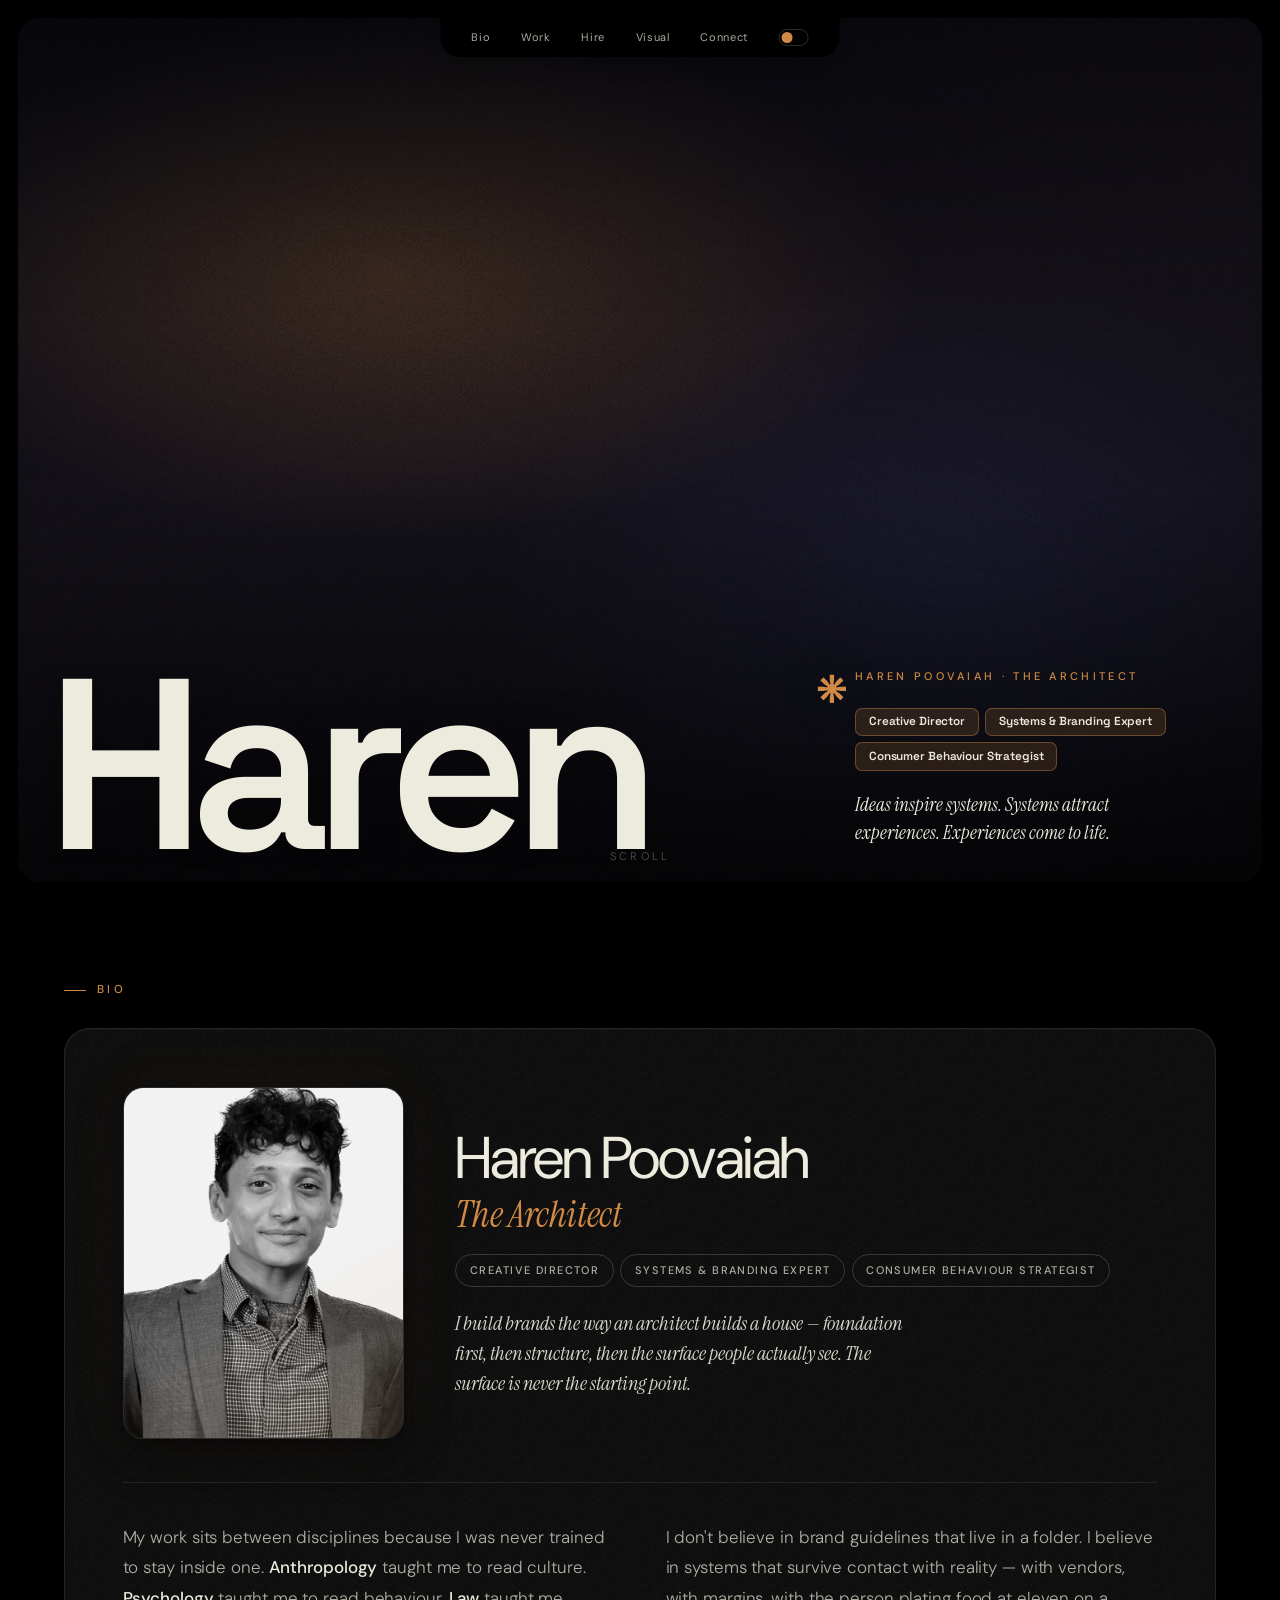
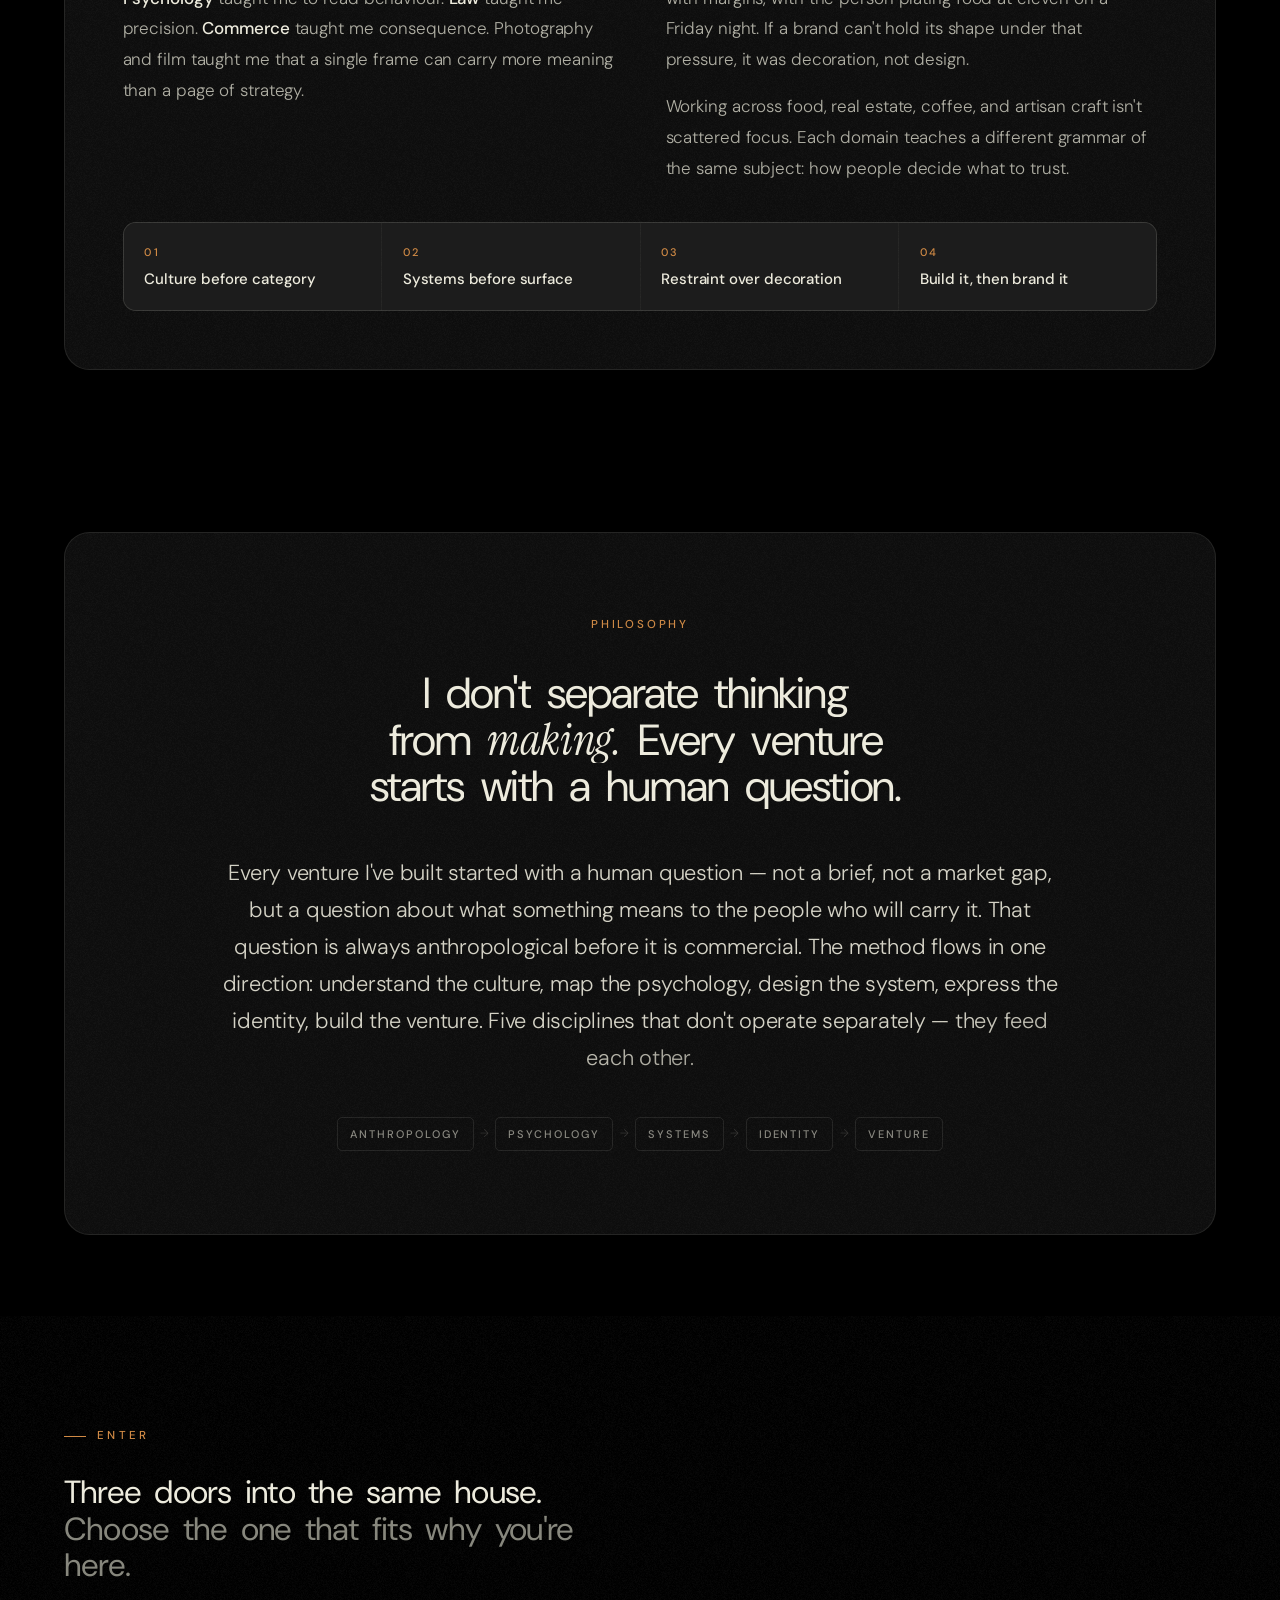
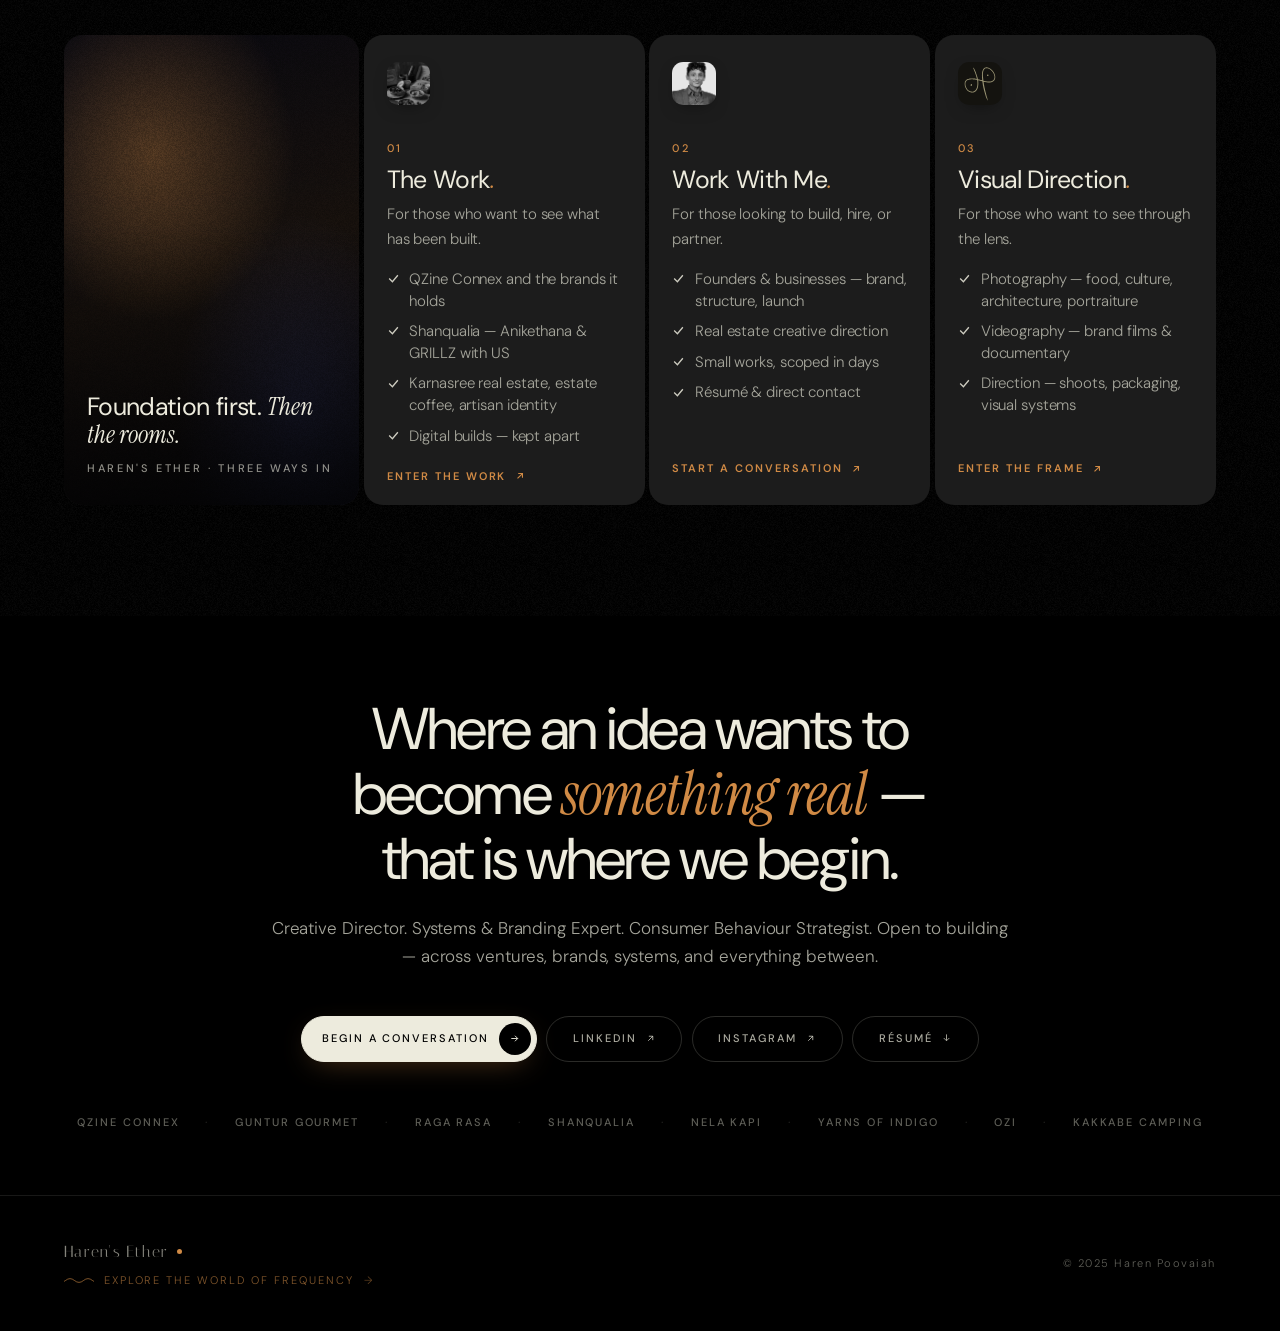
<file: index.html>
<!DOCTYPE html>
<html lang="en" data-theme="dark">
<head>
<meta charset="UTF-8">
<meta name="viewport" content="width=device-width,initial-scale=1,viewport-fit=cover">
<meta name="theme-color" content="#000000">
<meta name="apple-mobile-web-app-capable" content="yes">
<meta name="apple-mobile-web-app-status-bar-style" content="black-translucent">
<title>Haren Poovaiah — The Architect</title>
<meta name="description" content="Haren Poovaiah — Venture Architect, Brand Strategist and Creative Director. Brand, structure and launch for founders and growing businesses.">
<link rel="canonical" href="https://poovaiah.com/">
<meta property="og:type" content="website">
<meta property="og:site_name" content="Haren Poovaiah">
<meta property="og:url" content="https://poovaiah.com/">
<meta property="og:title" content="Haren Poovaiah — Venture Architect &amp; Brand Strategist">
<meta property="og:description" content="Brand, structure and launch — for founders and growing businesses.">
<meta property="og:image" content="https://poovaiah.com/assets/img/og-share.jpg">
<meta property="og:image:width" content="1200">
<meta property="og:image:height" content="630">
<meta property="og:image:alt" content="Haren Poovaiah — Venture Architect and Brand Strategist">
<meta name="twitter:card" content="summary_large_image">
<meta name="twitter:title" content="Haren Poovaiah — Venture Architect &amp; Brand Strategist">
<meta name="twitter:description" content="Brand, structure and launch — for founders and growing businesses.">
<meta name="twitter:image" content="https://poovaiah.com/assets/img/og-share.jpg">
<link rel="icon" type="image/svg+xml" href="assets/img/dp-mark.svg">
<link rel="icon" type="image/png" sizes="32x32" href="/assets/img/icons/favicon-32.png">
<link rel="apple-touch-icon" href="/assets/img/icons/apple-touch-icon.png">
<link rel="manifest" href="/site.webmanifest">
<meta name="apple-mobile-web-app-title" content="Poovaiah">
<link rel="preconnect" href="https://fonts.googleapis.com">
<link rel="preconnect" href="https://fonts.gstatic.com" crossorigin>
<link rel="preload" as="style" href="https://fonts.googleapis.com/css2?family=DM+Sans:ital,opsz,wght@0,9..40,300..700;1,9..40,300..400&family=Instrument+Serif:ital@0;1&family=Space+Grotesk:wght@500..700&family=Syncopate:wght@700&family=Italiana&display=swap">
<link href="https://fonts.googleapis.com/css2?family=DM+Sans:ital,opsz,wght@0,9..40,300..700;1,9..40,300..400&family=Instrument+Serif:ital@0;1&family=Space+Grotesk:wght@500..700&family=Syncopate:wght@700&family=Italiana&display=swap" rel="stylesheet" media="print" onload="this.media='all'">
<noscript><link href="https://fonts.googleapis.com/css2?family=DM+Sans:ital,opsz,wght@0,9..40,300..700;1,9..40,300..400&family=Instrument+Serif:ital@0;1&family=Space+Grotesk:wght@500..700&family=Syncopate:wght@700&family=Italiana&display=swap" rel="stylesheet"></noscript>
<link rel="stylesheet" href="assets/css/style.min.css?v=7bdf555f5d">

</head>
<body>
<svg width="0" height="0" style="position:absolute" aria-hidden="true"><symbol id="dp" viewBox="126 259 1684 1816"><path pathLength="1" fill-rule="evenodd" d="M1402 2052 C1401 2050 1399 2049 1397 2049 C1395 2048 1393 2046 1391 2045 C1390 2043 1387 2040 1385 2039 C1373 2027 1369 2022 1366 2016 C1364 2013 1362 2008 1360 2006 C1359 2004 1356 2000 1354 1998 C1353 1995 1350 1991 1348 1988 C1346 1986 1343 1982 1342 1979 C1341 1976 1338 1971 1336 1968 C1334 1964 1331 1959 1329 1955 C1328 1951 1325 1946 1323 1942 C1321 1938 1319 1933 1318 1931 C1317 1929 1315 1923 1313 1918 C1310 1914 1307 1907 1306 1902 C1304 1897 1301 1889 1299 1885 C1297 1880 1294 1872 1292 1867 C1291 1863 1289 1856 1287 1853 C1285 1851 1283 1844 1281 1837 C1280 1831 1278 1824 1276 1821 C1274 1817 1272 1811 1271 1807 C1270 1803 1268 1797 1267 1794 C1265 1791 1263 1783 1262 1777 C1259 1760 1254 1743 1251 1735 C1248 1728 1246 1721 1244 1711 C1243 1708 1242 1703 1240 1699 C1238 1696 1236 1687 1234 1678 C1231 1663 1230 1659 1225 1644 C1223 1640 1221 1633 1220 1630 C1219 1626 1217 1618 1215 1612 C1213 1607 1210 1598 1209 1592 C1208 1585 1206 1578 1204 1573 C1202 1569 1200 1563 1199 1559 C1198 1555 1197 1550 1197 1547 C1196 1544 1194 1538 1192 1533 C1190 1528 1188 1520 1187 1516 C1184 1498 1181 1486 1177 1473 C1175 1468 1173 1458 1172 1452 C1170 1438 1169 1437 1167 1433 C1166 1431 1164 1423 1161 1411 C1160 1400 1157 1387 1155 1382 C1152 1371 1150 1365 1149 1355 C1149 1346 1145 1325 1142 1314 C1140 1309 1138 1300 1137 1295 C1134 1275 1133 1267 1130 1260 C1127 1250 1125 1238 1124 1221 C1123 1215 1122 1205 1120 1200 C1118 1189 1116 1177 1114 1158 C1112 1139 1110 1125 1108 1116 C1105 1103 1104 1100 1104 1089 C1103 1083 1102 1070 1101 1058 C1098 1029 1097 1027 1080 1022 C1076 1021 1071 1020 1069 1019 C1059 1015 1048 1012 1028 1009 C1023 1008 1016 1006 1013 1004 C1007 1002 996 999 983 997 C978 996 973 995 969 992 C964 990 960 989 950 987 C942 986 935 984 929 981 C924 979 916 977 909 976 C903 975 895 973 893 973 C886 971 877 973 874 978 C872 981 872 984 874 998 C876 1013 878 1037 877 1045 C877 1048 878 1061 878 1073 C880 1089 880 1102 880 1126 C878 1214 876 1251 871 1272 C869 1277 868 1284 868 1288 C865 1313 864 1320 860 1330 C858 1335 856 1344 855 1350 C854 1360 852 1366 847 1379 C846 1382 844 1388 843 1393 C841 1401 840 1404 835 1412 C833 1414 831 1419 831 1424 C829 1428 827 1434 824 1439 C822 1443 820 1448 819 1449 C818 1453 816 1457 813 1461 C811 1464 808 1468 807 1472 C805 1476 803 1480 801 1481 C800 1482 798 1486 796 1489 C795 1492 791 1497 788 1500 C785 1504 782 1508 781 1510 C780 1512 778 1515 776 1518 C774 1520 772 1522 772 1523 C772 1524 762 1535 757 1540 C755 1541 752 1544 750 1546 C742 1556 733 1563 728 1566 C726 1568 722 1571 721 1572 C720 1574 717 1576 715 1577 C712 1578 708 1581 706 1583 C703 1585 698 1588 694 1590 C691 1592 687 1594 685 1596 C683 1597 679 1600 674 1601 C670 1603 664 1606 661 1608 C657 1610 652 1612 644 1614 C637 1616 630 1618 626 1620 C617 1625 603 1626 568 1627 C527 1627 499 1625 488 1620 C483 1617 477 1616 471 1614 C465 1614 458 1612 454 1611 C436 1605 416 1597 412 1595 C410 1593 405 1591 400 1589 C395 1588 389 1585 387 1583 C385 1582 380 1579 376 1577 C372 1575 368 1573 366 1572 C365 1570 362 1568 359 1567 C357 1566 352 1563 349 1560 C346 1557 342 1554 339 1552 C336 1551 332 1548 330 1547 C328 1545 325 1543 324 1542 C321 1540 312 1532 307 1527 C305 1525 299 1520 295 1515 C274 1495 260 1480 257 1474 C256 1472 254 1468 252 1466 C251 1465 248 1461 246 1458 C244 1456 241 1451 238 1448 C236 1446 233 1442 232 1440 C231 1437 229 1434 227 1432 C225 1430 223 1425 221 1421 C220 1417 217 1412 215 1410 C214 1408 211 1404 209 1400 C205 1391 205 1390 202 1386 C201 1384 198 1379 196 1374 C194 1369 192 1363 190 1360 C188 1358 186 1352 185 1347 C183 1342 181 1337 179 1334 C177 1329 176 1328 172 1314 C171 1309 169 1302 168 1300 C165 1294 159 1270 157 1256 C156 1250 155 1243 154 1242 C151 1233 149 1219 148 1189 C147 1172 146 1156 146 1155 C145 1154 146 1149 146 1144 C147 1140 147 1129 148 1119 C149 1105 150 1100 152 1090 C154 1084 156 1077 157 1074 C157 1069 165 1048 168 1041 C170 1038 171 1036 171 1035 C171 1032 177 1020 180 1016 C181 1014 184 1011 184 1009 C188 1001 205 979 217 969 C219 967 222 963 223 962 C224 960 226 958 227 957 C229 957 232 954 236 951 C239 949 244 945 247 943 C250 941 254 938 256 936 C259 934 264 932 268 930 C272 929 277 926 280 925 C282 923 288 920 291 918 C295 917 300 914 303 913 C305 911 312 908 317 907 C323 905 331 903 336 901 C342 898 349 896 360 895 C379 892 384 891 394 887 C404 884 416 882 436 881 C462 879 474 878 482 876 C495 872 512 872 556 872 C594 873 599 873 606 875 C614 877 626 878 653 880 C684 882 704 884 722 888 C736 892 776 897 786 897 C802 898 804 887 794 855 C792 846 789 833 786 820 C785 814 783 807 780 801 C778 795 776 789 775 784 C774 773 772 767 769 763 C767 760 764 752 764 748 C764 743 762 735 758 727 C756 722 753 713 751 702 C748 690 746 683 743 677 C741 672 739 668 739 667 C739 663 736 654 733 650 C731 647 729 643 728 636 C727 631 725 625 724 622 C721 615 719 610 715 598 C714 593 711 584 709 578 C706 572 704 565 703 562 C702 559 702 554 701 551 C700 548 699 543 697 541 C696 539 693 534 692 529 C690 524 688 518 686 516 C683 511 682 508 679 500 C679 496 676 490 674 486 C671 481 668 473 667 468 C665 464 663 457 661 455 C659 452 657 446 655 440 C653 434 650 427 649 424 C647 420 645 414 644 410 C643 405 641 400 639 397 C635 391 635 390 630 376 C628 369 625 360 623 355 C622 350 619 342 618 337 C617 331 614 324 612 320 C611 316 609 311 609 309 C609 302 616 294 621 294 C625 294 635 303 639 310 C640 312 642 316 644 317 C645 319 647 323 649 329 C650 334 652 340 654 343 C655 345 657 349 658 351 C659 353 661 357 662 360 C663 363 666 369 668 372 C670 375 673 381 674 384 C674 387 677 393 680 396 C682 400 684 405 685 406 C688 414 690 418 692 422 C694 425 696 431 698 436 C699 441 702 447 704 450 C706 453 709 457 710 460 C710 462 713 469 716 474 C718 478 721 486 722 490 C723 493 726 500 728 504 C730 507 733 514 735 519 C736 524 739 530 741 533 C742 536 744 541 745 544 C747 553 749 560 753 567 C754 571 756 575 757 576 C758 582 763 599 765 602 C766 604 768 610 769 615 C771 620 774 628 776 632 C778 637 781 644 782 650 C784 660 785 664 788 668 C789 669 791 677 794 684 C796 692 799 703 801 708 C803 714 807 723 808 729 C810 735 812 743 814 746 C816 749 818 756 819 762 C820 768 823 776 825 780 C827 785 829 792 830 798 C832 809 836 822 837 824 C838 825 843 843 845 855 C845 861 847 870 849 874 C851 879 853 887 853 891 C858 911 860 914 873 918 C876 919 883 921 888 922 C892 923 899 925 903 927 C908 928 919 930 928 932 C938 934 947 936 953 938 C958 940 967 943 973 944 C979 945 988 947 992 949 C996 950 1005 953 1012 955 C1019 956 1027 958 1030 960 C1036 962 1065 970 1074 971 C1080 971 1081 971 1083 969 C1089 965 1089 962 1088 943 C1087 934 1087 920 1086 911 C1085 903 1084 889 1082 880 C1079 862 1077 840 1077 784 C1076 764 1075 738 1075 726 C1074 708 1074 697 1075 676 C1076 661 1077 633 1077 613 C1078 572 1079 564 1083 551 C1085 545 1087 537 1087 529 C1090 511 1091 505 1094 498 C1097 491 1098 488 1101 473 C1102 466 1104 460 1107 455 C1109 450 1112 443 1113 438 C1115 434 1117 429 1119 427 C1120 425 1123 419 1125 414 C1126 409 1129 404 1131 402 C1132 400 1135 396 1136 394 C1137 392 1140 387 1142 384 C1145 380 1148 375 1150 371 C1152 368 1154 364 1156 363 C1157 362 1159 360 1160 358 C1162 355 1185 330 1195 322 C1197 320 1201 317 1204 316 C1206 316 1209 313 1212 311 C1214 309 1219 307 1223 305 C1226 303 1231 300 1234 298 C1236 296 1241 294 1245 293 C1249 292 1255 290 1258 288 C1266 285 1274 283 1295 281 C1317 278 1326 277 1336 279 C1340 280 1347 281 1353 282 C1359 282 1367 283 1371 284 C1375 285 1382 286 1387 288 C1391 290 1398 292 1403 293 C1413 295 1416 296 1421 299 C1423 301 1428 303 1433 304 C1438 305 1444 308 1447 310 C1450 312 1457 315 1461 316 C1466 318 1472 320 1474 322 C1476 324 1482 327 1485 329 C1489 330 1493 333 1494 334 C1495 335 1500 338 1504 340 C1508 342 1513 346 1516 348 C1518 349 1521 352 1523 352 C1525 353 1528 356 1530 358 C1533 360 1537 363 1540 365 C1544 367 1548 370 1550 372 C1553 374 1557 378 1560 380 C1573 390 1577 393 1579 396 C1580 397 1582 399 1583 400 C1589 403 1623 434 1628 442 C1629 444 1632 447 1634 448 C1635 449 1638 452 1639 454 C1640 456 1643 459 1645 461 C1647 462 1649 465 1650 466 C1651 468 1653 472 1656 474 C1658 477 1661 481 1663 485 C1664 488 1667 492 1669 493 C1670 494 1673 498 1676 502 C1678 506 1681 509 1681 509 C1682 510 1684 512 1685 514 C1686 517 1689 521 1691 523 C1693 526 1697 532 1699 536 C1702 540 1705 544 1705 545 C1706 545 1708 549 1711 555 C1713 560 1716 566 1718 568 C1719 570 1722 574 1722 576 C1723 578 1726 583 1728 586 C1730 590 1733 595 1734 599 C1735 603 1738 609 1740 612 C1745 623 1756 649 1759 658 C1760 663 1763 671 1765 676 C1767 680 1769 685 1769 686 C1769 690 1773 707 1776 713 C1779 720 1780 725 1782 740 C1783 744 1784 753 1785 758 C1786 764 1787 771 1787 774 C1787 776 1788 784 1789 790 C1790 801 1790 804 1789 814 C1788 820 1787 832 1787 840 C1785 858 1780 883 1777 890 C1774 895 1769 909 1769 911 C1769 912 1767 916 1765 920 C1762 924 1759 930 1759 933 C1758 935 1755 940 1754 943 C1752 945 1748 950 1747 954 C1745 958 1742 962 1741 963 C1739 964 1737 967 1736 969 C1732 976 1706 1005 1698 1012 C1694 1014 1690 1018 1689 1019 C1687 1020 1685 1022 1684 1023 C1682 1023 1679 1026 1676 1028 C1674 1030 1670 1033 1668 1034 C1665 1035 1661 1038 1658 1040 C1656 1043 1651 1046 1647 1047 C1644 1048 1640 1050 1638 1052 C1632 1055 1625 1058 1620 1060 C1617 1061 1612 1063 1608 1065 C1604 1067 1599 1069 1592 1070 C1586 1071 1580 1073 1578 1074 C1570 1077 1559 1080 1550 1081 C1545 1082 1536 1083 1530 1084 C1525 1084 1515 1085 1508 1086 C1502 1087 1493 1087 1490 1088 C1476 1090 1439 1091 1425 1089 C1417 1089 1405 1088 1398 1087 C1391 1086 1378 1085 1370 1084 C1361 1083 1347 1081 1338 1081 C1320 1079 1315 1078 1307 1075 C1304 1074 1293 1072 1282 1070 C1270 1069 1260 1067 1258 1066 C1253 1063 1241 1060 1226 1059 C1219 1058 1210 1056 1206 1055 C1203 1053 1198 1052 1196 1052 C1194 1051 1189 1050 1184 1049 C1176 1047 1176 1047 1172 1049 C1164 1053 1162 1060 1165 1078 C1168 1099 1171 1119 1171 1124 C1171 1126 1173 1135 1175 1144 C1179 1159 1179 1162 1180 1178 C1181 1201 1181 1203 1186 1226 C1188 1231 1190 1242 1192 1251 C1193 1260 1196 1272 1197 1278 C1199 1285 1202 1300 1204 1312 C1207 1331 1209 1341 1213 1350 C1213 1352 1215 1360 1216 1367 C1217 1375 1220 1387 1222 1394 C1224 1402 1227 1415 1228 1423 C1230 1438 1231 1441 1236 1459 C1237 1465 1240 1474 1240 1480 C1243 1496 1245 1504 1248 1510 C1249 1513 1251 1522 1252 1530 C1254 1537 1256 1547 1258 1552 C1259 1556 1262 1565 1263 1572 C1264 1579 1267 1589 1268 1594 C1270 1598 1273 1609 1274 1616 C1276 1624 1278 1634 1279 1638 C1279 1643 1281 1650 1283 1654 C1287 1663 1288 1667 1290 1678 C1290 1683 1292 1690 1295 1695 C1297 1700 1299 1708 1300 1715 C1301 1721 1302 1727 1303 1728 C1307 1736 1313 1762 1315 1780 C1316 1791 1317 1796 1320 1802 C1323 1806 1324 1810 1326 1821 C1327 1827 1329 1833 1330 1835 C1333 1842 1335 1846 1337 1859 C1338 1866 1340 1873 1342 1878 C1344 1882 1347 1889 1347 1894 C1348 1899 1350 1905 1351 1908 C1356 1919 1360 1933 1362 1944 C1364 1953 1365 1957 1368 1962 C1371 1967 1372 1971 1373 1975 C1374 1984 1376 1989 1380 1992 C1381 1994 1383 1998 1384 2003 C1386 2008 1389 2016 1392 2022 C1395 2028 1398 2034 1399 2036 C1399 2037 1401 2040 1403 2043 C1406 2047 1408 2054 1405 2055 C1405 2055 1403 2054 1402 2052 Z M589 1578 C593 1577 598 1576 600 1575 C603 1574 609 1572 612 1571 C623 1569 629 1567 634 1564 C636 1562 641 1560 645 1558 C648 1557 653 1554 656 1552 C659 1550 663 1548 666 1547 C672 1545 677 1542 679 1540 C679 1538 682 1536 685 1535 C687 1534 691 1531 694 1529 C696 1526 702 1521 706 1517 C722 1503 724 1502 728 1497 C730 1494 733 1489 735 1487 C746 1475 748 1472 750 1467 C752 1464 754 1460 756 1458 C759 1455 762 1451 763 1447 C765 1443 768 1439 769 1437 C771 1436 773 1432 774 1428 C777 1420 779 1415 780 1415 C782 1415 785 1408 788 1399 C789 1394 792 1386 795 1381 C798 1376 799 1371 801 1365 C801 1360 803 1353 805 1349 C809 1340 810 1336 811 1324 C812 1318 814 1309 816 1304 C818 1299 819 1292 820 1288 C820 1283 821 1276 822 1272 C822 1267 824 1257 825 1250 C826 1243 827 1232 827 1226 C828 1220 829 1212 829 1208 C832 1197 832 1182 832 1124 C832 1069 831 1057 829 1045 C828 1041 827 1033 827 1028 C827 1023 826 1015 825 1009 C824 1004 822 993 821 984 C820 971 819 969 817 964 C812 955 808 952 796 950 C791 950 783 948 779 946 C770 944 762 942 736 938 C726 936 710 934 702 932 C678 927 655 925 612 924 C599 924 581 922 574 921 C558 919 517 919 510 921 C507 922 480 924 442 926 C424 927 406 930 382 936 C375 938 366 940 362 941 C358 941 352 943 349 945 C345 947 338 949 333 951 C328 952 319 955 314 957 C310 960 304 962 303 962 C300 963 291 968 289 970 C288 971 284 973 280 974 C276 976 271 979 269 981 C266 983 263 986 261 987 C257 989 249 997 244 1002 C235 1012 229 1019 227 1022 C227 1024 224 1028 222 1032 C219 1035 216 1040 215 1043 C214 1049 211 1053 208 1058 C207 1059 205 1065 203 1071 C202 1076 199 1084 197 1089 C190 1104 188 1141 190 1188 C192 1226 193 1235 197 1245 C199 1250 201 1258 202 1264 C203 1271 206 1280 208 1286 C212 1298 216 1311 216 1313 C216 1316 220 1327 222 1330 C224 1332 226 1338 228 1343 C230 1348 232 1354 234 1356 C235 1359 238 1363 239 1367 C241 1371 243 1375 245 1377 C247 1379 250 1385 252 1390 C254 1395 256 1400 257 1401 C259 1402 261 1406 263 1409 C265 1412 268 1416 270 1419 C272 1422 275 1426 276 1429 C278 1431 280 1435 282 1436 C284 1438 286 1441 288 1444 C293 1452 318 1479 331 1491 C337 1496 344 1502 346 1504 C348 1506 353 1510 356 1511 C364 1516 377 1524 381 1528 C384 1530 388 1532 391 1533 C393 1535 398 1537 401 1539 C406 1543 408 1544 418 1547 C422 1548 428 1550 430 1552 C436 1556 439 1557 448 1559 C452 1560 458 1562 462 1564 C471 1568 473 1569 487 1571 C494 1572 503 1574 507 1576 C513 1578 515 1578 535 1579 C563 1580 581 1579 589 1578 Z M494 1264 C482 1261 475 1255 469 1244 C464 1233 464 1227 471 1214 C473 1208 477 1202 479 1201 C480 1199 484 1195 487 1193 C491 1189 492 1186 494 1182 C496 1174 499 1173 510 1173 C521 1172 526 1175 527 1180 C529 1188 530 1190 534 1193 C539 1196 541 1200 543 1208 C549 1235 544 1256 529 1263 C523 1265 502 1265 494 1264 Z M1510 1040 C1522 1038 1548 1033 1552 1031 C1555 1031 1562 1029 1568 1027 C1575 1026 1581 1024 1584 1022 C1587 1020 1594 1017 1600 1016 C1605 1014 1613 1010 1616 1008 C1620 1006 1624 1004 1625 1004 C1626 1003 1630 1001 1633 999 C1636 997 1641 993 1644 991 C1647 989 1651 986 1653 985 C1654 983 1658 981 1661 979 C1664 978 1666 976 1666 976 C1666 975 1671 970 1677 963 C1684 957 1690 950 1691 948 C1693 946 1695 943 1696 942 C1698 940 1700 938 1701 935 C1703 933 1705 930 1707 928 C1712 923 1713 920 1716 912 C1717 909 1720 904 1722 901 C1724 898 1727 893 1727 890 C1728 887 1730 884 1730 884 C1730 883 1732 879 1734 875 C1742 856 1746 817 1744 785 C1741 746 1739 732 1731 708 C1730 702 1727 693 1725 688 C1724 683 1722 677 1721 674 C1719 670 1715 659 1714 652 C1713 651 1711 647 1709 644 C1707 640 1705 635 1704 632 C1703 629 1701 624 1699 621 C1697 618 1694 613 1693 609 C1692 605 1689 599 1686 596 C1684 592 1681 586 1680 583 C1679 580 1677 576 1676 575 C1672 571 1669 567 1667 560 C1666 557 1664 553 1662 552 C1660 550 1658 546 1656 542 C1654 539 1651 534 1649 531 C1646 528 1643 524 1642 522 C1641 520 1639 517 1637 516 C1635 514 1633 511 1632 509 C1630 504 1614 484 1602 472 C1597 467 1589 459 1584 454 C1579 449 1572 442 1568 438 C1564 434 1559 429 1556 427 C1554 424 1550 422 1549 421 C1547 420 1543 416 1540 413 C1537 411 1532 407 1530 406 C1528 405 1525 403 1524 401 C1522 399 1519 397 1517 396 C1515 395 1511 392 1509 391 C1507 389 1503 386 1499 384 C1495 381 1491 378 1488 376 C1486 375 1483 373 1481 372 C1479 371 1475 369 1471 366 C1468 363 1462 360 1459 359 C1456 358 1451 356 1449 354 C1444 350 1441 349 1434 347 C1431 346 1426 343 1423 342 C1419 340 1415 338 1413 337 C1410 337 1404 335 1399 333 C1393 331 1382 327 1374 325 C1360 321 1358 321 1338 320 C1322 319 1313 319 1300 320 C1284 321 1281 322 1267 328 C1246 337 1243 339 1240 341 C1239 343 1236 345 1234 346 C1232 347 1228 350 1226 352 C1223 355 1218 359 1215 361 C1209 366 1195 381 1191 388 C1190 390 1187 394 1186 396 C1184 398 1181 402 1180 406 C1178 410 1175 416 1173 419 C1171 422 1169 426 1169 426 C1169 427 1167 432 1164 438 C1161 443 1157 453 1155 460 C1153 466 1151 474 1149 477 C1146 484 1145 488 1143 503 C1142 509 1140 520 1138 526 C1136 533 1134 542 1134 546 C1132 562 1131 575 1129 584 C1126 602 1126 608 1126 672 C1126 738 1126 747 1129 768 C1131 782 1134 814 1135 838 C1136 856 1137 862 1139 875 C1141 883 1143 898 1144 922 C1146 965 1151 985 1160 992 C1166 996 1185 1002 1208 1006 C1213 1007 1221 1009 1224 1010 C1233 1014 1237 1015 1252 1017 C1259 1017 1267 1019 1269 1019 C1278 1022 1285 1024 1297 1026 C1304 1027 1317 1030 1326 1031 C1358 1038 1379 1040 1406 1041 C1440 1042 1500 1041 1510 1040 Z M1374 745 C1362 744 1350 730 1347 713 C1346 706 1347 697 1351 692 C1352 690 1353 687 1354 685 C1355 682 1357 680 1360 677 C1362 675 1366 672 1367 671 C1371 667 1384 665 1396 667 C1404 668 1405 668 1410 674 C1419 682 1419 681 1421 690 C1422 696 1422 700 1422 707 C1421 724 1419 728 1410 736 C1400 744 1389 747 1374 745 Z"/></symbol></svg>
<div class="cdot" id="cd"></div><div class="cring" id="cr"></div>

<div class="mob" id="mob">
  <button class="mob-x" onclick="mobT(0)">&#10005;</button>
  <a href="#bio" onclick="mobT(0)">Bio</a>
  <a href="#philosophy" onclick="mobT(0)">Philosophy</a>
  <a href="#/work" onclick="mobT(0)">The Work</a>
  <a href="#/hire" onclick="mobT(0)">Work With Me</a>
  <a href="#/visual" onclick="mobT(0)">Visual Direction</a>
  <a href="#connect" onclick="mobT(0)">Connect</a>
</div>

<section id="hero">
  <div class="hero-frame">
    <div class="hero-fallback"></div>
    <video class="hero-video" id="heroVid" autoplay loop muted playsinline preload="metadata"></video>
    <div class="noise-overlay"></div>
    <div class="hero-grad"></div>
    <nav class="navpill">
      <a href="#bio">Bio</a>
      <a href="#/work">Work</a>
      <a href="#/hire">Hire</a>
      <a href="#/visual">Visual</a>
      <a href="#connect">Connect</a>
      <button class="themebtn" onclick="thmT()" aria-label="Theme"></button>
      <button class="burger" onclick="mobT(1)" aria-label="Menu"><span></span><span></span><span></span></button>
    </nav>
    <div class="hero-content">
      <div class="hero-head-wrap">
        <h1 class="hero-head" id="heroHead" data-pu>Haren<span class="hero-star">&#42;</span></h1>
      </div>
      <div class="hero-side">
        <p class="hero-eyebrow" data-fade>Haren Poovaiah &#183; The Architect</p>
        <div class="hero-roles" data-fade>
          <span class="hero-role">Creative Director</span>
          <span class="hero-role">Systems &amp; Branding Expert</span>
          <span class="hero-role">Consumer Behaviour Strategist</span>
        </div>
        <p class="hero-quote" data-fade>Ideas inspire systems. Systems attract experiences. Experiences come to life.</p>
      </div>
    </div>
    <div class="hero-scroll">Scroll</div>
  </div>
</section>

<!-- ══ BIO ══ -->
<section id="bio">
  <div class="wrap">
    <p class="slabel rv">Bio</p>
    <div class="bio-card rv d1">
      <div class="bg-noise"></div>
      <div class="bio-grid">
        <div class="portrait" role="img" aria-label="Haren Poovaiah"><div class="img-portrait"></div></div>
        <h2 class="bio-name">Haren Poovaiah<span class="em">The Architect</span></h2>
        <div class="bio-intro">
          <div class="bio-roles">
            <span class="rpill">Creative Director</span>
            <span class="rpill">Systems &amp; Branding Expert</span>
            <span class="rpill">Consumer Behaviour Strategist</span>
          </div>
          <p class="lead">I build brands the way an architect builds a house &#8212; foundation first, then structure, then the surface people actually see. The surface is never the starting point.</p>
        </div>
        <div class="bio-body">
            <p>My work sits between disciplines because I was never trained to stay inside one. <strong>Anthropology</strong> taught me to read culture. <strong>Psychology</strong> taught me to read behaviour. <strong>Law</strong> taught me precision. <strong>Commerce</strong> taught me consequence. Photography and film taught me that a single frame can carry more meaning than a page of strategy.</p>
            <p>I don't believe in brand guidelines that live in a folder. I believe in systems that survive contact with reality &#8212; with vendors, with margins, with the person plating food at eleven on a Friday night. If a brand can't hold its shape under that pressure, it was decoration, not design.</p>
            <p>Working across food, real estate, coffee, and artisan craft isn't scattered focus. Each domain teaches a different grammar of the same subject: how people decide what to trust.</p>
        </div>
        <div class="principles">
            <div class="pr"><div class="pr-n">01</div><div class="pr-t">Culture before category</div></div>
            <div class="pr"><div class="pr-n">02</div><div class="pr-t">Systems before surface</div></div>
            <div class="pr"><div class="pr-n">03</div><div class="pr-t">Restraint over decoration</div></div>
            <div class="pr"><div class="pr-n">04</div><div class="pr-t">Build it, then brand it</div></div>
          </div>
      </div>
    </div>
  </div>
</section>

<!-- ══ PHILOSOPHY ══ -->
<section id="philosophy">
  <div class="wrap">
    <div class="about-card rv">
      <div class="bg-noise"></div>
      <p class="about-lbl">Philosophy</p>
      <h2 class="about-head pu" data-pu-multi>
        <span data-seg>I don't separate thinking from</span>
        <span data-seg class="seg-serif">making.</span>
        <span data-seg>Every venture starts with a human question.</span>
      </h2>
      <p class="about-body chars" data-chars>Every venture I've built started with a human question &#8212; not a brief, not a market gap, but a question about what something means to the people who will carry it. That question is always anthropological before it is commercial. The method flows in one direction: understand the culture, map the psychology, design the system, express the identity, build the venture. Five disciplines that don't operate separately &#8212; they feed each other.</p>
      <div class="chain"><b>Anthropology</b><i>&#8594;</i><b>Psychology</b><i>&#8594;</i><b>Systems</b><i>&#8594;</i><b>Identity</b><i>&#8594;</i><b>Venture</b></div>
    </div>
  </div>
</section>

<!-- ══ PATHS — three doors ══ -->
<section id="paths">
  <div class="bg-noise"></div>
  <div class="wrap">
    <p class="slabel rv">Enter</p>
    <h2 class="paths-head pu" data-pu-multi>
      <span data-seg class="l1">Three doors into the same house.</span>
      <span data-seg class="l2">Choose the one that fits why you're here.</span>
    </h2>
    <div class="doors" data-stagger>

      <div class="door vid st">
        <div class="door-fb"></div>
        <video id="doorVid" autoplay loop muted playsinline preload="none"></video>
        <div class="noise-overlay"></div>
        <div class="door-vtxt">
          <p>Foundation first. <span class="serif">Then the rooms.</span></p>
          <small>Haren's Ether &#183; Three ways in</small>
        </div>
      </div>

      <a class="door st" href="#/work">
        <span class="door-icon"><span class="img-gg"></span></span>
        <p class="door-num">01</p>
        <h3 class="door-title">The Work<span class="serif">.</span></h3>
        <p class="door-for">For those who want to see what has been built.</p>
        <ul class="ticks">
          <li><svg viewBox="0 0 24 24"><path d="M4 12l6 6L20 6"/></svg>QZine Connex and the brands it holds</li>
          <li><svg viewBox="0 0 24 24"><path d="M4 12l6 6L20 6"/></svg>Shanqualia &#8212; Anikethana &amp; GRILLZ with US</li>
          <li><svg viewBox="0 0 24 24"><path d="M4 12l6 6L20 6"/></svg>Karnasree real estate, estate coffee, artisan identity</li>
          <li><svg viewBox="0 0 24 24"><path d="M4 12l6 6L20 6"/></svg>Digital builds &#8212; kept apart</li>
        </ul>
        <span class="door-go">Enter the work <svg viewBox="0 0 24 24"><path d="M5 12h14M13 6l6 6-6 6"/></svg></span>
      </a>

      <a class="door st" href="#/hire">
        <span class="door-icon"><span class="img-portrait"></span></span>
        <p class="door-num">02</p>
        <h3 class="door-title">Work With Me<span class="serif">.</span></h3>
        <p class="door-for">For those looking to build, hire, or partner.</p>
        <ul class="ticks"><li><svg viewBox="0 0 24 24"><path d="M4 12l6 6L20 6"/></svg>Founders &amp; businesses &#8212; brand, structure, launch</li><li><svg viewBox="0 0 24 24"><path d="M4 12l6 6L20 6"/></svg>Real estate creative direction</li><li><svg viewBox="0 0 24 24"><path d="M4 12l6 6L20 6"/></svg>Small works, scoped in days</li><li><svg viewBox="0 0 24 24"><path d="M4 12l6 6L20 6"/></svg>R&#233;sum&#233; &amp; direct contact</li></ul>
        <span class="door-go">Start a conversation <svg viewBox="0 0 24 24"><path d="M5 12h14M13 6l6 6-6 6"/></svg></span>
      </a>

      <a class="door st" href="#/visual">
        <span class="door-icon dp"><svg viewBox="0 0 1684 1816" aria-label="DP — Design Poovaiah"><use href="#dp"/></svg></span>
        <p class="door-num">03</p>
        <h3 class="door-title">Visual Direction<span class="serif">.</span></h3>
        <p class="door-for">For those who want to see through the lens.</p>
        <ul class="ticks">
          <li><svg viewBox="0 0 24 24"><path d="M4 12l6 6L20 6"/></svg>Photography &#8212; food, culture, architecture, portraiture</li>
          <li><svg viewBox="0 0 24 24"><path d="M4 12l6 6L20 6"/></svg>Videography &#8212; brand films &amp; documentary</li>
          <li><svg viewBox="0 0 24 24"><path d="M4 12l6 6L20 6"/></svg>Direction &#8212; shoots, packaging, visual systems</li>
        </ul>
        <span class="door-go">Enter the frame <svg viewBox="0 0 24 24"><path d="M5 12h14M13 6l6 6-6 6"/></svg></span>
      </a>

    </div>
  </div>
</section>

<!-- ══════ CONNECT ══════ -->
<section id="connect">
  <div class="wrap">
    <h2 class="con-head rv">Where an idea wants to become <span class="em">something real</span> &#8212; that is where we begin.</h2>
    <p class="con-sub rv d1">Creative Director. Systems &amp; Branding Expert. Consumer Behaviour Strategist. Open to building &#8212; across ventures, brands, systems, and everything between.</p>
    <div class="con-links rv d2">
      <span class="cta-wrap"><a href="mailto:harenpoovaiah@yahoo.co.in" class="clink primary">
        Begin a conversation
        <span class="cta-circ"><svg viewBox="0 0 24 24"><path d="M5 12h14M13 6l6 6-6 6"/></svg></span>
      </a></span>
      <a href="https://linkedin.com/in/haren-p-3a6b25b4" target="_blank" rel="noopener" class="clink">LinkedIn <svg viewBox="0 0 24 24"><path d="M5 12h14M13 6l6 6-6 6"/></svg></a>
      <a href="https://www.instagram.com/haren.poovaiah?igsh=MTBvaTZ5YTdtZmEwaw%3D%3D&amp;utm_source=qr" target="_blank" rel="noopener" class="clink">Instagram <svg viewBox="0 0 24 24"><path d="M5 12h14M13 6l6 6-6 6"/></svg></a>
      <a href="#resume" data-resume="classic" class="clink">Résumé <svg class="dl" viewBox="0 0 24 24"><path d="M12 3v13M6 11l6 6 6-6"/></svg></a>
    </div>
    <div class="vroll rv d3">
      <span>QZine Connex</span><span class="vsep">&#183;</span>
      <span>Guntur Gourmet</span><span class="vsep">&#183;</span>
      <span>Raga Rasa</span><span class="vsep">&#183;</span>
      <span>Shanqualia</span><span class="vsep">&#183;</span>
      <span>Nela Kapi</span><span class="vsep">&#183;</span>
      <span>Yarns of Indigo</span><span class="vsep">&#183;</span>
      <span>OZI</span><span class="vsep">&#183;</span>
      <span>Kakkabe Camping</span>
    </div>
  </div>
</section>

<footer>
  <a class="ether-cta" href="ether/" aria-label="Haren's Ether — explore the world of frequency"><span class="f-l ether-link">Haren's Ether</span><span class="ether-sub" aria-hidden="true"><svg class="ewave" viewBox="0 0 36 12"><path d="M-24 6 Q-18 1 -12 6 T0 6 T12 6 T24 6 T36 6 T48 6 T60 6"/></svg><span>Explore the world of frequency</span><span class="ear">&#8594;</span></span></a>
  <div class="f-r">&#169; 2025 Haren Poovaiah</div>
</footer>


<!-- ══════ VIEW: WORK ══════ -->
<div class="view" id="v-work" data-view="work" role="dialog" aria-label="The Work">
  <div class="vbar">
    <a class="vback" href="#paths"><svg viewBox="0 0 24 24"><path d="M19 12H5M11 6l-6 6 6 6"/></svg><b>Haren</b> <span class="vback-t">Back</span></a>
    <nav class="vtabs"><a href="#/work" class="on">The Work</a><a href="#/hire">Work With Me</a><a href="#/visual">Visual Direction</a></nav>
    <div class="vbar-r"><button class="themebtn" onclick="thmT()" aria-label="Theme"></button></div>
  </div>
  <div class="vhero vh-work"><div class="vhero-frame">
    <div class="vhero-bg"></div><div class="noise-overlay"></div>
    <div class="vhero-c">
      <h1 class="vh-title" data-vpu>The Work</h1>
      <div class="vh-side"><p class="vh-eyebrow">01 &#183; What has been built</p><p class="vh-desc">Ventures built. Brands created. Practices given structure. Systems that scale without losing their soul.</p></div>
    </div>
  </div></div>
<!-- ══ WORK ══ -->
<section id="work">
  <div class="wrap">
    <p class="slabel rv">Ventures &#183; Brands &#183; Structures</p>
    <h2 class="sec-head rv d1">Ventures built. <span class="em">Brands created.</span> <span class="dim">Systems that scale without losing their soul.</span></h2>

    <div class="co rv d1">
      <div class="co-head">
        <div>
          <p class="co-badge">Company</p>
          <h3 class="co-name">QZine Connex Private Limited</h3>
          <p class="co-sub">Food &amp; Beverage Venture Building Company &#183; Founded</p>
          <div class="co-roles"><span class="pill">Co-Founder</span><span class="pill">Venture Architect</span><span class="pill">Creative Director</span></div>
        </div>
        <img src="assets/img/qzine-connex-logo.webp" alt="QZine Connex" class="co-logo" loading="lazy" decoding="async" width="159" height="240">
      </div>
      <div class="acc-list">

        <div class="acc" id="a-gg">
          <button class="acc-trigger" onclick="accT('a-gg',1)">
            <span class="tile">
              <span class="tile-inner img-gg"></span>
              <span class="tile-sheen"></span><span class="tile-label">Guntur Gourmet</span>
            </span>
            <span class="acc-meta">
              <span class="tag tag-made">Created</span>
              <span class="acc-title">Guntur Gourmet</span>
              <span class="acc-sub">Andhra Cuisine Brand &#183; Live</span>
            </span>
            <span class="plus">+</span>
          </button>
          <div class="acc-body"><div class="acc-inner">
            <div>
              <p class="acc-desc">Built a complete brand world around heat as cultural identity &#8212; the migration memory of those who carry the taste of Andhra across geographies. A brand that speaks to memory, not just the menu.</p>
              <ul class="chips"><li>Concept creation</li><li>Brand development</li><li>Positioning</li><li>Identity system</li><li>Launch strategy</li><li>Packaging system</li><li>SOP &amp; brand guidebook</li><li>Brand film</li></ul>
              <a href="https://www.gunturgourmet.com" target="_blank" rel="noopener" class="acc-link">Visit live brand <svg viewBox="0 0 24 24"><path d="M5 12h14M13 6l6 6-6 6"/></svg></a>
            </div>
            <div class="acc-img"><div class="img-gg"></div></div>
          </div></div>
        </div>

        <div class="acc" id="a-rr">
          <button class="acc-trigger" onclick="accT('a-rr',1)">
            <span class="tile">
              <span class="tile-inner pat p-raga"></span>
              <span class="tile-sheen"></span><span class="tile-label">Raga Rasa</span>
            </span>
            <span class="acc-meta">
              <span class="tag tag-made">Created</span>
              <span class="acc-title">Raga Rasa</span>
              <span class="acc-sub">South Indian Cuisine Brand</span>
            </span>
            <span class="plus">+</span>
          </button>
          <div class="acc-body"><div class="acc-inner">
            <div>
              <p class="acc-desc">Mapped the nine rasas of Indian classical aesthetics onto culinary emotional spectrums &#8212; where each dish is a raga, each flavour a note. A synesthetic brand where music and food share the same neural memory.</p>
              <ul class="chips"><li>Concept creation</li><li>Naming</li><li>Brand development</li><li>Storytelling</li><li>Identity system</li></ul>
            </div>
          </div></div>
        </div>

        <div class="acc" id="a-abh">
          <button class="acc-trigger" onclick="accT('a-abh',1)">
            <span class="tile">
              <span class="tile-inner pat p-abh"></span>
              <span class="tile-sheen"></span><span class="tile-label">ABH</span>
            </span>
            <span class="acc-meta">
              <span class="tag tag-mgd">Adopted &amp; Managed</span>
              <span class="acc-title">Anand Biryani House</span>
              <span class="acc-sub">Existing Brand &#183; Brought into QZine Ecosystem</span>
            </span>
            <span class="plus">+</span>
          </button>
          <div class="acc-body"><div class="acc-inner">
            <div>
              <p class="acc-desc">An existing brand adopted into the QZine ecosystem. Not a creation &#8212; a managed growth engagement. Consulted on brand alignment, operational structure, and growth direction within the QZine holding framework.</p>
              <ul class="chips"><li>Brand management</li><li>Operations alignment</li><li>Growth support</li></ul>
            </div>
          </div></div>
        </div>

      </div>
    </div>

    <div class="co rv d1">
      <div class="co-head">
        <div>
          <p class="co-badge">Company</p>
          <h3 class="co-name">Karnasree Developers &amp; Builders</h3>
          <p class="co-sub">Real Estate Development</p>
          <div class="co-roles"><span class="pill">Project Director</span></div>
        </div>
        <a href="https://www.karnasree.com" target="_blank" rel="noopener" class="acc-link co-site">karnasree.com <svg viewBox="0 0 24 24"><path d="M5 12h14M13 6l6 6-6 6"/></svg></a>
      </div>
      <div class="acc-list">

        <div class="acc" id="a-farm">
          <button class="acc-trigger" onclick="accT('a-farm',1)">
            <span class="tile">
              <span class="tile-inner pat p-farm"></span>
              <span class="tile-sheen"></span><span class="tile-label">Farm Meadows</span>
            </span>
            <span class="acc-meta">
              <span class="tag tag-made">Flagship Project</span>
              <span class="acc-title">Farm Meadows</span>
              <span class="acc-sub">Farmland Development &#183; Karnasree Farms</span>
            </span>
            <span class="plus">+</span>
          </button>
          <div class="acc-body"><div class="acc-inner">
            <div>
              <p class="acc-desc">Karnasree's farmland project &#8212; land treated as a living landscape rather than a plot on a map. Planned for people who want a piece of the countryside, with the structure to make owning it simple.</p>
              <ul class="chips"><li>Farmland development</li><li>Project direction</li><li>Planning &amp; approvals</li></ul>
              <a href="https://www.karnasreefarms.com" target="_blank" rel="noopener" class="acc-link">Visit karnasreefarms.com <svg viewBox="0 0 24 24"><path d="M5 12h14M13 6l6 6-6 6"/></svg></a>
            </div>
          </div></div>
        </div>

        <div class="acc" id="a-shivam">
          <button class="acc-trigger" onclick="accT('a-shivam',1)">
            <span class="tile">
              <span class="tile-inner pat p-shivam"></span>
              <span class="tile-sheen"></span><span class="tile-label">Shivam Ela</span>
            </span>
            <span class="acc-meta">
              <span class="tag tag-mgd">Project</span>
              <span class="acc-title">Shivam Ela</span>
              <span class="acc-sub">Multi-storey Residential Development</span>
            </span>
            <span class="plus">+</span>
          </button>
          <div class="acc-body"><div class="acc-inner">
            <div>
              <p class="acc-desc">Directed the full development lifecycle of a multi-storey residential project &#8212; from regulatory approvals and construction coordination to climate-responsive design implementation. Bridged legal and architectural thinking: pre-law precision applied to spatial strategy.</p>
              <ul class="chips"><li>Project planning</li><li>Regulatory approvals</li><li>Construction coordination</li><li>Climate-responsive design</li><li>Development management</li></ul>
            </div>
          </div></div>
        </div>

      </div>
    </div>

    <div class="co rv d1">
      <div class="co-head">
        <div>
          <p class="co-badge">Company &#183; with Dr Shankar Prasad</p>
          <h3 class="co-name">Shanqualia</h3>
          <p class="co-sub">Healthcare &#183; Clinic brands built on one structured business</p>
          <div class="co-roles"><span class="pill">Venture Architect</span><span class="pill">Brand Creation</span></div>
        </div>
        <a href="https://www.shanqualia.com" target="_blank" rel="noopener" class="acc-link co-site">shanqualia.com <svg viewBox="0 0 24 24"><path d="M5 12h14M13 6l6 6-6 6"/></svg></a>
      </div>
      <p class="co-note">Structured the business flow and set the visual direction &#8212; so every clinic brand that grows out of Shanqualia starts from the same foundation.</p>
      <div class="acc-list">

        <div class="acc" id="a-anik">
          <button class="acc-trigger" onclick="accT('a-anik',1)">
            <span class="tile">
              <span class="tile-inner pat p-anik"></span>
              <span class="tile-sheen"></span><span class="tile-label">Anikethana</span>
            </span>
            <span class="acc-meta">
              <span class="tag tag-made">Created</span>
              <span class="acc-title">Anikethana</span>
              <span class="acc-sub">Full Clinic Branding</span>
            </span>
            <span class="plus">+</span>
          </button>
          <div class="acc-body"><div class="acc-inner">
            <div>
              <p class="acc-desc">A clinic brand built end to end &#8212; name, identity, and the full patient-facing experience. Care is personal before it is clinical; the brand was designed to feel that way at every touchpoint, from the signage to the appointment card.</p>
              <ul class="chips"><li>Brand creation</li><li>Naming &amp; identity</li><li>Full clinic branding</li><li>Patient touchpoints</li><li>Visual direction</li></ul>
            </div>
          </div></div>
        </div>

        <div class="acc sub" id="a-grillz">
          <button class="acc-trigger" onclick="accT('a-grillz',1)">
            <span class="tile">
              <span class="tile-inner pat p-grillz"></span>
              <span class="tile-sheen"></span><span class="tile-label">GRILLZ with US</span>
            </span>
            <span class="acc-meta">
              <span class="tag tag-made">Created</span>
              <span class="acc-title">GRILLZ with US</span>
              <span class="acc-sub">&#8627; A brand under Anikethana</span>
            </span>
            <span class="plus">+</span>
          </button>
          <div class="acc-body"><div class="acc-inner">
            <div>
              <p class="acc-desc">A brand created inside Anikethana &#8212; its own name, voice, and identity, built to speak to a different audience while standing on the same clinical foundation.</p>
              <ul class="chips"><li>Brand creation</li><li>Naming</li><li>Identity system</li><li>Brand architecture</li></ul>
            </div>
          </div></div>
        </div>

      </div>
    </div>

    <div class="cluster rv d2">
      <p class="cl-label">Coffee &amp; Agriculture</p>
      <div class="prow" id="p-nela">
        <button class="prow-trigger" onclick="accT('p-nela',0)">
          <span class="tile"><span class="tile-inner img-nela"></span><span class="tile-sheen"></span><span class="tile-label">Nela Kapi</span></span>
          <span class="prow-l">
            <span class="prow-type">Founder &#183; Origin-based Coffee Venture</span>
            <span class="prow-name">Nela Kapi</span>
            <span class="prow-one">Farm-to-cup &#8212; estate coffee from Nadikerianda Estate, the family plantation</span>
          </span>
          <span class="plus">+</span>
        </button>
        <div class="prow-body"><div class="prow-inner"><div>
          <p class="acc-desc">Brand concept rooted in Nadikerianda Estate &#8212; the family plantation. Built to carry the terroir, generational knowledge, and slow-grown character of estate coffee into a considered premium identity.</p>
          <ul class="chips"><li>Coffee cultivation</li><li>Product development</li><li>Brand creation</li><li>Farm-to-cup storytelling</li><li>Label &amp; packaging design</li></ul>
        </div><div class="acc-img"><div class="img-nela"></div></div></div></div>
      </div>
    </div>

    <div class="cluster rv d3">
      <p class="cl-label">Creative &amp; Consulting Projects</p>

      <div class="prow" id="p-yarns">
        <button class="prow-trigger" onclick="accT('p-yarns',0)">
          <span class="tile"><span class="tile-inner img-yarns"></span><span class="tile-sheen"></span><span class="tile-label">Yarns of Indigo</span></span>
          <span class="prow-l">
            <span class="prow-type">Concept &#183; Name &#183; Brand &#8212; fully created</span>
            <span class="prow-name">Yarns of Indigo</span>
            <span class="prow-one">Cultural storytelling &amp; artisan identity for Anjan Datta, natural indigo dyer</span>
          </span>
          <span class="plus">+</span>
        </button>
        <div class="prow-body"><div class="prow-inner">
          <div>
            <p class="acc-desc">Conceptualised, named, and built the complete brand identity for Anjan Datta &#8212; an indigo dyer practicing the Japanese artform of natural dyeing. An identity of restraint, material honesty, and craft-before-commerce.</p>
            <ul class="chips"><li>Concept development</li><li>Naming</li><li>Narrative creation</li><li>Brand storytelling</li><li>Identity system</li></ul>
          </div>
          <div class="acc-img"><div class="img-yarns"></div></div>
        </div></div>
      </div>

      <div class="prow consult" id="p-ozi">
        <button class="prow-trigger" onclick="accT('p-ozi',0)">
          <span class="tile"><span class="tile-inner pat p-ozi"></span><span class="tile-sheen"></span><span class="tile-label">OZI</span></span>
          <span class="prow-l">
            <span class="prow-type">Creative consultation &amp; direction</span>
            <span class="prow-name">OZI</span>
            <span class="prow-one">Artisan Kombucha Brand &#8212; rebranding, packaging direction, creative strategy</span>
          </span>
          <span class="plus">+</span>
        </button>
        <div class="prow-body"><div class="prow-inner"><div>
          <p class="acc-desc">Provided creative direction and strategic rebranding consultation for an artisan kombucha brand. Packaging direction and brand strategy to align the product's craft identity with its market positioning.</p>
          <ul class="chips"><li>Rebranding</li><li>Packaging direction</li><li>Creative strategy</li></ul>
        </div></div></div>
      </div>

    </div>

  </div>
</section>

<!-- Digital builds — kept apart from the ventures -->
<section class="vsec webs-sec" id="webs">
  <div class="wrap">
    <div class="webs-head">
      <p class="slabel rv">Digital Builds</p>
      <h2 class="sec-head rv d1">The websites. <span class="dim">A tool, not the work &#8212; but built with the same care.</span></h2>
      <p class="webs-intro rv d2">Designed and built end to end: for the brands above, for friends whose work deserved a better front door, and one for my own practice.</p>
    </div>
    <div class="webs" data-stagger>
      <a class="web st" href="https://moderncoffee.business/" target="_blank" rel="noopener">
        <span class="web-bar"><i></i><i></i><i></i><em>moderncoffee.business</em></span>
        <span class="web-face wf-mc"><img src="assets/img/web/moderncoffee.webp" alt="" loading="lazy" decoding="async" width="800" height="500" style="object-position:center"><b>Da Modern Coffee</b></span>
        <span class="web-b">
          <span class="web-top"><span class="web-st live">Live</span><svg viewBox="0 0 24 24"><path d="M5 12h14M13 6l6 6-6 6"/></svg></span>
          <span class="web-role">For Modern Beverages &#183; filter coffee, Bengaluru</span>
          <span class="web-d">A third-generation filter-coffee house given a modern front door &#8212; blends, decoction, machinery, and a clear path for caf&#233;s, hotels and franchise partners.</span>
          <span class="web-tags"><i>Brand site</i><i>Product &amp; B2B</i><i>Heritage story</i></span>
        </span>
      </a>
      <a class="web st" href="https://nadayantra.netlify.app" target="_blank" rel="noopener">
        <span class="web-bar"><i></i><i></i><i></i><em>nadayantra.netlify.app</em></span>
        <span class="web-face wf-nada"><img src="assets/img/web/nadayantra.webp" alt="" loading="lazy" decoding="async" width="800" height="500" style="object-position:center"><b>N&#257;da Yantra</b></span>
        <span class="web-b">
          <span class="web-top"><span class="web-st live">Live</span><svg viewBox="0 0 24 24"><path d="M5 12h14M13 6l6 6-6 6"/></svg></span>
          <span class="web-role">Personal practice &#183; web app</span>
          <span class="web-d">Breath and sound meditation &#8212; a tanpura drone, guided pr&#257;&#7751;&#257;y&#257;ma and living mandalas, starting with the &#346;r&#299; Yantra.</span>
          <span class="web-tags"><i>Generative visuals</i><i>Sound</i><i>Breathwork</i></span>
        </span>
      </a>

      <a class="web st" href="https://yakachocolate.netlify.app" target="_blank" rel="noopener">
        <span class="web-bar"><i></i><i></i><i></i><em>yakachocolate.netlify.app</em></span>
        <span class="web-face wf-yaka"><img src="assets/img/web/yaka.webp" alt="" loading="lazy" decoding="async" width="800" height="500" style="object-position:68% center"><b>y&#257;ka</b></span>
        <span class="web-b">
          <span class="web-top"><span class="web-st prev">Preview &#183; not live yet</span><svg viewBox="0 0 24 24"><path d="M5 12h14M13 6l6 6-6 6"/></svg></span>
          <span class="web-role">For Shreya Bojamma &#183; artisan chocolate</span>
          <span class="web-d">Tree-to-bar chocolate from Kumaran Estate, Kodagu &#8212; the story, the 14-step craft, the bars and the farm visits.</span>
          <span class="web-tags"><i>Brand site</i><i>Storytelling</i><i>Ordering</i></span>
        </span>
      </a>

      <a class="web st" href="https://kakkabecamping.com/" target="_blank" rel="noopener">
        <span class="web-bar"><i></i><i></i><i></i><em>kakkabecamping.com</em></span>
        <span class="web-face wf-kak"><img src="assets/img/web/kakkabe.webp" alt="" loading="lazy" decoding="async" width="800" height="500" style="object-position:center"><b>Kakkabe Camping</b></span>
        <span class="web-b">
          <span class="web-top"><span class="web-st live">Live</span><svg viewBox="0 0 24 24"><path d="M5 12h14M13 6l6 6-6 6"/></svg></span>
          <span class="web-role">For Tharun &#183; eco campsite</span>
          <span class="web-d">A clear, calm front door for a campsite in Kakkabe &#8212; structured so visitors understand the stay before they arrive.</span>
          <span class="web-tags"><i>Site structure</i><i>Content</i><i>Build</i></span>
        </span>
      </a>

      <a class="web st" href="https://www.shanqualia.com" target="_blank" rel="noopener">
        <span class="web-bar"><i></i><i></i><i></i><em>shanqualia.com</em></span>
        <span class="web-face wf-shq"><img src="assets/img/web/shanqualia.webp" alt="" loading="lazy" decoding="async" width="800" height="500" style="object-position:center"><b>Shanqualia</b></span>
        <span class="web-b">
          <span class="web-top"><span class="web-st live">Live</span><svg viewBox="0 0 24 24"><path d="M5 12h14M13 6l6 6-6 6"/></svg></span>
          <span class="web-role">For Dr Shankar Prasad &#183; clinic brands</span>
          <span class="web-d">One digital home for the Shanqualia clinic brands &#8212; built alongside the brand and business structure.</span>
          <span class="web-tags"><i>Brand site</i><i>Information design</i></span>
        </span>
      </a>

    </div>
  </div>
</section>
  <div class="wrap"><div class="vnext rv"><a href="#/hire"><span><small>02 &#183; Next door</small><span class="t">Work With Me</span></span><svg viewBox="0 0 24 24"><path d="M5 12h14M13 6l6 6-6 6"/></svg></a><a href="#/visual"><span><small>03 &#183; Next door</small><span class="t">Visual Direction</span></span><svg viewBox="0 0 24 24"><path d="M5 12h14M13 6l6 6-6 6"/></svg></a></div>
  <div class="vfoot"><a class="ether-cta" href="ether/" aria-label="Haren's Ether — explore the world of frequency"><span class="f-l ether-link">Haren's Ether</span><span class="ether-sub" aria-hidden="true"><svg class="ewave" viewBox="0 0 36 12"><path d="M-24 6 Q-18 1 -12 6 T0 6 T12 6 T24 6 T36 6 T48 6 T60 6"/></svg><span>Explore the world of frequency</span><span class="ear">&#8594;</span></span></a><div class="f-r">&#169; 2025 Haren Poovaiah</div></div></div>
</div>

<!-- ══════ VIEW: HIRE ══════ -->
<div class="view" id="v-hire" data-view="hire" role="dialog" aria-label="Work With Me">
  <div class="vbar">
    <a class="vback" href="#paths"><svg viewBox="0 0 24 24"><path d="M19 12H5M11 6l-6 6 6 6"/></svg><b>Haren</b> <span class="vback-t">Back</span></a>
    <nav class="vtabs"><a href="#/work">The Work</a><a href="#/hire" class="on">Work With Me</a><a href="#/visual">Visual Direction</a></nav>
    <div class="vbar-r"><button class="themebtn" onclick="thmT()" aria-label="Theme"></button></div>
  </div>
  <div class="vhero vh-hire"><div class="vhero-frame">
    <div class="vhero-bg"></div><div class="noise-overlay"></div>
    <div class="vhero-c">
      <h1 class="vh-title" data-vpu>Work with&#160;me</h1>
      <div class="vh-side"><p class="vh-eyebrow">02 &#183; Structure &#183; Brand &#183; Launch</p><p class="vh-desc">Brand, structure and launch &#8212; for founders and growing businesses.</p></div>
    </div>
  </div></div>
<section class="vsec" id="engage">
  <div class="wrap">
    <p class="slabel rv">Work With Me</p>
    <div class="hire-lead">
      <h2 class="sec-head rv d1">You&#8217;ve built something real. <span class="em">Let&#8217;s make it look, run and sell</span> <span class="dim">like the business it&#8217;s meant to be.</span></h2>
      <div class="hire-cta-row rv d2">
        <p>I work with founders, new businesses and product teams &#8212; shaping the brand, tightening the structure behind it, and planning a launch that holds up against real numbers. Practical, hands-on, and accountable to results, not slide decks.</p>
        <div class="hire-btns">
          <a class="clink primary" href="mailto:harenpoovaiah@yahoo.co.in?subject=First%20conversation">Book a first conversation <svg viewBox="0 0 24 24"><path d="M5 12h14M13 6l6 6-6 6"/></svg></a>
          <a class="clink" href="#/work">See the work <svg viewBox="0 0 24 24"><path d="M5 12h14M13 6l6 6-6 6"/></svg></a>
        </div>
      </div>
    </div>

    <div class="proof rv"><span class="proof-l">Brands &amp; businesses I&#8217;ve built</span><span>Guntur Gourmet</span><span>Raga Rasa</span><span>Nela Kapi</span><span>Yarns of Indigo</span><span>Shanqualia</span><span>Anikethana</span><span>Farm Meadows</span><span>Shivam Ela</span></div>

    <!-- OFFER 01 -->
    <div class="offer rv">
      <div class="offer-h">
        <p class="door-num"><span class="main-tag">Main focus</span> Founders, new businesses &amp; products</p>
        <h3 class="offer-t">Elevate the brand. <span class="serif">Strengthen the business.</span></h3>
        <p class="offer-d">Whether you&#8217;re starting from a blank page or running something that has outgrown how it looks and works, I step in as a partner &#8212; not a supplier &#8212; and help you take it to the next level.</p>
      </div>
      <div class="starts" data-stagger>
        <div class="start-c st"><p class="door-num">If you&#8217;re starting</p><h3 class="start-t">Build it <span class="serif">right, from day one.</span></h3>
          <p>An idea, a product or a practice. We give it a name, a position, a brand and a structure &#8212; and a launch plan that survives real numbers.</p><a class="eng-go" href="mailto:harenpoovaiah@yahoo.co.in?subject=From%20scratch">Start from scratch <svg viewBox="0 0 24 24"><path d="M5 12h14M13 6l6 6-6 6"/></svg></a></div>
        <div class="start-c st"><p class="door-num">If you&#8217;re already running</p><h3 class="start-t">Evolve <span class="serif">what already works.</span></h3>
          <p>A business with customers and a brand people know. We find what&#8217;s holding it back, fix the structure underneath, and sharpen the brand for better reach and sales &#8212; without losing what customers already trust.</p><a class="eng-go" href="mailto:harenpoovaiah@yahoo.co.in?subject=Evolve%20an%20existing%20business">Evolve my business <svg viewBox="0 0 24 24"><path d="M5 12h14M13 6l6 6-6 6"/></svg></a></div>
      </div>
      <p class="sub-lbl">What we work on together</p>
    <div class="eng eng4" data-stagger>
      <div class="eng-c st"><p class="door-num">01</p><h3 class="door-title">Structure the company</h3>
        <p class="door-for">Clear roles, clean flows, numbers that close.</p>
        <ul class="ticks"><li><svg viewBox="0 0 24 24"><path d="M4 12l6 6L20 6"/></svg>Business structure &amp; ownership flow</li><li><svg viewBox="0 0 24 24"><path d="M4 12l6 6L20 6"/></svg>Roles, SOPs &amp; daily operations</li><li><svg viewBox="0 0 24 24"><path d="M4 12l6 6L20 6"/></svg>Operations consultation &#8212; kitchen, floor, warehouse</li><li><svg viewBox="0 0 24 24"><path d="M4 12l6 6L20 6"/></svg>Vendors, compliance &amp; reporting rhythm</li></ul>
        <a class="eng-go" href="mailto:harenpoovaiah@yahoo.co.in?subject=Structure%20my%20company">Start this <svg viewBox="0 0 24 24"><path d="M5 12h14M13 6l6 6-6 6"/></svg></a></div>
      <div class="eng-c st"><p class="door-num">02</p><h3 class="door-title">Build the brand</h3>
        <p class="door-for">From a first name to a full identity &#8212; or evolve the one you have without losing what people already trust.</p>
        <ul class="ticks"><li><svg viewBox="0 0 24 24"><path d="M4 12l6 6L20 6"/></svg>Naming, positioning &amp; story</li><li><svg viewBox="0 0 24 24"><path d="M4 12l6 6L20 6"/></svg>Identity, packaging &amp; visual direction</li><li><svg viewBox="0 0 24 24"><path d="M4 12l6 6L20 6"/></svg>Brand evolution &amp; refresh</li><li><svg viewBox="0 0 24 24"><path d="M4 12l6 6L20 6"/></svg>Brand books &amp; SOP guidebooks</li></ul>
        <a class="eng-go" href="mailto:harenpoovaiah@yahoo.co.in?subject=Build%20or%20evolve%20my%20brand">Start this <svg viewBox="0 0 24 24"><path d="M5 12h14M13 6l6 6-6 6"/></svg></a></div>
      <div class="eng-c st"><p class="door-num">03</p><h3 class="door-title">Launch analytics</h3>
        <p class="door-for">Business analytics for the actual launch &#8212; not a slide deck of theory.</p>
        <ul class="ticks"><li><svg viewBox="0 0 24 24"><path d="M4 12l6 6L20 6"/></svg>Unit economics, pricing &amp; margins</li><li><svg viewBox="0 0 24 24"><path d="M4 12l6 6L20 6"/></svg>Market &amp; competitor read on the ground</li><li><svg viewBox="0 0 24 24"><path d="M4 12l6 6L20 6"/></svg>Launch plan with targets you can measure</li><li><svg viewBox="0 0 24 24"><path d="M4 12l6 6L20 6"/></svg>What to spend where &#8212; and what to stop</li></ul>
        <a class="eng-go" href="mailto:harenpoovaiah@yahoo.co.in?subject=Launch%20analytics">Start this <svg viewBox="0 0 24 24"><path d="M5 12h14M13 6l6 6-6 6"/></svg></a></div>
      <div class="eng-c st"><p class="door-num">04</p><h3 class="door-title">Reach &amp; sales</h3>
        <p class="door-for">Improve on the structure you already have so more people find you, and more of them buy.</p>
        <ul class="ticks"><li><svg viewBox="0 0 24 24"><path d="M4 12l6 6L20 6"/></svg>Audit of what is and isn&#8217;t selling</li><li><svg viewBox="0 0 24 24"><path d="M4 12l6 6L20 6"/></svg>Menu, catalogue &amp; offer restructuring</li><li><svg viewBox="0 0 24 24"><path d="M4 12l6 6L20 6"/></svg>Retail, online &amp; delivery presence</li><li><svg viewBox="0 0 24 24"><path d="M4 12l6 6L20 6"/></svg>Content direction built for sales</li></ul>
        <a class="eng-go" href="mailto:harenpoovaiah@yahoo.co.in?subject=Improve%20reach%20%26%20sales">Start this <svg viewBox="0 0 24 24"><path d="M5 12h14M13 6l6 6-6 6"/></svg></a></div>
    </div>
      <div class="outcomes">
        <p class="door-num">What you walk away with</p>
        <ul class="ticks"><li><svg viewBox="0 0 24 24"><path d="M4 12l6 6L20 6"/></svg>A clear position &#8212; who you serve and why you win</li><li><svg viewBox="0 0 24 24"><path d="M4 12l6 6L20 6"/></svg>A brand system your team can actually use</li><li><svg viewBox="0 0 24 24"><path d="M4 12l6 6L20 6"/></svg>An operating structure that scales without chaos</li><li><svg viewBox="0 0 24 24"><path d="M4 12l6 6L20 6"/></svg>A launch or growth plan with numbers you can act on</li></ul>
      </div>
    </div>

    <!-- OFFER 02 -->
    <div class="sec2 rv" id="real-estate">
      <div class="sec2-l">
        <p class="door-num">Also · For real estate developers</p>
        <h3 class="sec2-t">Creative direction for <span class="serif">real estate.</span></h3>
        <p class="sec2-d">Flats, plotted layouts and farm projects &#8212; new launches, or ones already on the market that need a second life. Grounded in Karnasree&#8217;s <a href="#/work">Farm Meadows &amp; Shivam Ela</a>.</p>
      </div>
      <div class="sec2-r">
        <ul class="sec2-list"><li>Naming, positioning &amp; story</li><li>Renders, brochures &amp; hoardings</li><li>Site films &amp; photography</li><li>Sales-office experience</li><li>Reviving slow-moving projects</li></ul>
        <a class="eng-go" href="mailto:harenpoovaiah@yahoo.co.in?subject=Real%20estate%20creative%20direction">Talk about your project <svg viewBox="0 0 24 24"><path d="M5 12h14M13 6l6 6-6 6"/></svg></a>
      </div>
    </div>

    <!-- Behind the lens — subtle -->
    <div class="lens rv">
      <span class="lens-i" aria-hidden="true"><svg viewBox="0 0 24 24"><rect x="3" y="7" width="18" height="13" rx="2.5"/><circle cx="12" cy="13.5" r="3.6"/><path d="M8.5 7l1.4-2.5h4.2L15.5 7"/></svg></span>
      <p class="lens-t"><b>Behind the lens.</b> Photography and film began as a hobby and became part of the work. I take on shoots selectively, depending on the nature of the project &#8212; food, product, property, brand films and documentary.</p>
      <div class="lens-a"><a href="#/visual">See the frames</a><a href="mailto:harenpoovaiah@yahoo.co.in?subject=Shoot%20enquiry">Ask about a shoot</a></div>
    </div>

    <!-- HOW WE START -->
    <p class="sub-lbl rv">How we start</p>
    <div class="steps" data-stagger>
      <div class="step st"><span class="step-n">01</span><h4>A first conversation</h4><p>Thirty minutes to understand where you are and where you want to go &#8212; and whether I&#8217;m the right person to help. No obligation.</p></div>
      <div class="step st"><span class="step-n">02</span><h4>A focused diagnostic</h4><p>I read your brand, business and numbers, find the one thing holding growth back, and hand you a clear, prioritised plan.</p></div>
      <div class="step st"><span class="step-n">03</span><h4>We build it together</h4><p>Project-based or as your fractional creative and brand lead &#8212; with a defined scope, milestones and a single point of accountability.</p></div>
    </div>
    <div class="steps-cta rv"><a class="clink primary" href="mailto:harenpoovaiah@yahoo.co.in?subject=First%20conversation">Book a first conversation <svg viewBox="0 0 24 24"><path d="M5 12h14M13 6l6 6-6 6"/></svg></a></div>

    <div class="sw-head rv">
      <p class="sub-lbl" style="margin:0">Start small</p>
      <p class="sw-intro">Not ready for a full engagement? Begin with one focused piece of work, scoped in days. Many of the best partnerships start here.</p>
    </div>
    <div class="sws" data-stagger>
      <a class="sw st" href="mailto:harenpoovaiah@yahoo.co.in?subject=Small%20work%3A%20Brand%20health%20check"><span class="sw-n">01</span><span class="sw-t"><b>Brand health check</b><small>An honest read on what&#8217;s working, what isn&#8217;t, and what to do first.</small></span><span class="sw-go"><svg viewBox="0 0 24 24"><path d="M5 12h14M13 6l6 6-6 6"/></svg></span></a>
      <a class="sw st" href="mailto:harenpoovaiah@yahoo.co.in?subject=Small%20work%3A%20Logo%20%26%20identity%20refresh"><span class="sw-n">02</span><span class="sw-t"><b>Logo &amp; identity refresh</b><small>Sharpen what exists &#8212; keep the recognition, lose the clutter.</small></span><span class="sw-go"><svg viewBox="0 0 24 24"><path d="M5 12h14M13 6l6 6-6 6"/></svg></span></a>
      <a class="sw st" href="mailto:harenpoovaiah@yahoo.co.in?subject=Small%20work%3A%20Packaging%20or%20label%20review"><span class="sw-n">03</span><span class="sw-t"><b>Packaging or label review</b><small>Shelf, delivery bag or bottle &#8212; does it sell at a glance?</small></span><span class="sw-go"><svg viewBox="0 0 24 24"><path d="M5 12h14M13 6l6 6-6 6"/></svg></span></a>
      <a class="sw st" href="mailto:harenpoovaiah@yahoo.co.in?subject=Small%20work%3A%20Menu%20or%20catalogue%20restructure"><span class="sw-n">04</span><span class="sw-t"><b>Menu or catalogue restructure</b><small>Order, naming and pricing that steer people to what earns.</small></span><span class="sw-go"><svg viewBox="0 0 24 24"><path d="M5 12h14M13 6l6 6-6 6"/></svg></span></a>
      <a class="sw st" href="mailto:harenpoovaiah@yahoo.co.in?subject=Small%20work%3A%20Pitch%20or%20investor%20deck"><span class="sw-n">05</span><span class="sw-t"><b>Pitch or investor deck</b><small>The story and the numbers, in the order a reader needs them.</small></span><span class="sw-go"><svg viewBox="0 0 24 24"><path d="M5 12h14M13 6l6 6-6 6"/></svg></span></a>
      <a class="sw st" href="mailto:harenpoovaiah@yahoo.co.in?subject=Small%20work%3A%20Shoot%20direction"><span class="sw-n">06</span><span class="sw-t"><b>Shoot direction</b><small>Product, food or property &#8212; one day, directed with intent.</small></span><span class="sw-go"><svg viewBox="0 0 24 24"><path d="M5 12h14M13 6l6 6-6 6"/></svg></span></a>
      <a class="sw st" href="mailto:harenpoovaiah@yahoo.co.in?subject=Small%20work%3A%20Website%20build"><span class="sw-n">07</span><span class="sw-t"><b>Website build</b><small>A clean front door, structured before it is designed.</small></span><span class="sw-go"><svg viewBox="0 0 24 24"><path d="M5 12h14M13 6l6 6-6 6"/></svg></span></a>
      <a class="sw st" href="mailto:harenpoovaiah@yahoo.co.in?subject=Small%20work%3A%20Operations%20%26%20SOP%20audit"><span class="sw-n">08</span><span class="sw-t"><b>Operations &amp; SOP audit</b><small>Where time and money leak &#8212; and the simple fixes.</small></span><span class="sw-go"><svg viewBox="0 0 24 24"><path d="M5 12h14M13 6l6 6-6 6"/></svg></span></a>
      <a class="sw st" href="mailto:harenpoovaiah@yahoo.co.in?subject=Small%20work%3A%20Launch-readiness%20review"><span class="sw-n">09</span><span class="sw-t"><b>Launch-readiness review</b><small>A last check on brand, ops and numbers before you open.</small></span><span class="sw-go"><svg viewBox="0 0 24 24"><path d="M5 12h14M13 6l6 6-6 6"/></svg></span></a>
    </div>

    <div class="modes rv"><em>Ways to work</em><span class="pill">Project-based</span><span class="pill">Fractional creative &amp; brand lead</span><span class="pill">Advisory &amp; operations</span><span class="pill">Small works</span><span class="pill">Remote or on-site</span></div>
  </div>
</section>
<!-- ══════ BACKGROUND — only for those who want it ══════ -->
<section class="vsec bgx-sec">
  <div class="wrap">
    <div class="bgx" id="bgx">
      <button class="bgx-t" aria-expanded="false" aria-controls="bgxBody" onclick="bgxT()">
        <span class="bgx-l"><span class="door-num">For the curious</span><b>The background</b><small>How I think &#183; Experience &#183; Education</small></span>
        <span class="plus">+</span>
      </button>
      <div class="bgx-b" id="bgxBody" role="region" aria-label="Background">
        <div class="bgx-in">
          <div class="bgx-tabs" role="tablist">
            <button role="tab" class="on" data-bt="method" onclick="bgxTab(this)">How I think</button>
            <button role="tab" data-bt="exp" onclick="bgxTab(this)">Experience</button>
            <button role="tab" data-bt="edu" onclick="bgxTab(this)">Education</button>
          </div>
          <div class="bgx-p on" data-bp="method">
<section id="process">
  <div class="bg-noise"></div>
  <div class="wrap">
    <p class="slabel rv">How I Think</p>
    <h2 class="sec-head rv d1">The method behind <span class="em">every venture.</span> <span class="dim">Five disciplines that feed each other.</span></h2>
    <div class="pgrid" data-stagger>
      <div class="pcard st" onclick="pcT(this)">
        <p class="pc-num">01</p>
        <h3 class="pc-title">Anthropology</h3>
        <p class="pc-sub">Reading cultures, rituals, and the social codes that govern belonging.</p>
        <div class="pc-detail">Built from direct immersion &#8212; regional markets, street economies, and the invisible codes governing how people eat, gather, and remember. Cultural anthropology as strategy, not background.</div>
        <span class="pc-more">Learn more <svg viewBox="0 0 24 24"><path d="M5 12h14M13 6l6 6-6 6"/></svg></span>
      </div>
      <div class="pcard st" onclick="pcT(this)">
        <p class="pc-num">02</p>
        <h3 class="pc-title">Psychology</h3>
        <p class="pc-sub">Understanding how people feel before they decide.</p>
        <div class="pc-detail">Behavioural design, perception engineering, trust architecture. The mechanism beneath every brand decision, layout, and packaging choice &#8212; not a checklist, built into the thinking from question one.</div>
        <span class="pc-more">Learn more <svg viewBox="0 0 24 24"><path d="M5 12h14M13 6l6 6-6 6"/></svg></span>
      </div>
      <div class="pcard st" onclick="pcT(this)">
        <p class="pc-num">03</p>
        <h3 class="pc-title">Systems</h3>
        <p class="pc-sub">Architecture that allows meaning to scale without losing soul.</p>
        <div class="pc-detail">Operational clarity, sub-brand hierarchies, SOPs, and symbolic communication that holds across cities. Built under live commercial pressure &#8212; not theoretical.</div>
        <span class="pc-more">Learn more <svg viewBox="0 0 24 24"><path d="M5 12h14M13 6l6 6-6 6"/></svg></span>
      </div>
      <div class="pcard st" onclick="pcT(this)">
        <p class="pc-num">04</p>
        <h3 class="pc-title">Identity</h3>
        <p class="pc-sub">The visible face of a cultural argument.</p>
        <div class="pc-detail">Logo, typography, colour, packaging, film, spatial design &#8212; the language through which a venture speaks before a word is said. Full-cycle creative direction from naming to production.</div>
        <span class="pc-more">Learn more <svg viewBox="0 0 24 24"><path d="M5 12h14M13 6l6 6-6 6"/></svg></span>
      </div>
      <div class="pcard st" onclick="pcT(this)">
        <p class="pc-num">05</p>
        <h3 class="pc-title">Venture</h3>
        <p class="pc-sub">Where all four converge into something real.</p>
        <div class="pc-detail">Regional authenticity, experiential storytelling, emotional resonance &#8212; not marketing tools. The living substance that transforms businesses into cultural artifacts. The venture is the proof of the method.</div>
        <span class="pc-more">Learn more <svg viewBox="0 0 24 24"><path d="M5 12h14M13 6l6 6-6 6"/></svg></span>
      </div>
    </div>
  </div>
</section>
          </div>
          <div class="bgx-p" data-bp="exp">
<section id="experience">
  <div class="wrap">
    <p class="slabel rv">Experience</p>
    <h2 class="sec-head rv d1">How the work <span class="em">was built.</span></h2>
    <div class="exp-list rv d2">

      <div class="exp" id="e-qz">
        <button class="exp-trigger" onclick="accT('e-qz',0)">
          <span class="exp-yr">2023</span>
          <span class="exp-meta">
            <span class="exp-role">Founder &amp; Creative Director</span>
            <span class="exp-co">QZine Connex Private Limited</span>
            <span class="exp-sum">Built a multi-brand F&amp;B ecosystem from first principles.</span>
          </span>
          <span class="plus">+</span>
        </button>
        <div class="exp-body"><div class="exp-inner"><ul class="exp-ul">
          <li><svg viewBox="0 0 24 24"><path d="M4 12l6 6L20 6"/></svg>Conceived, named, and built a multi-brand F&amp;B company from first principles</li>
          <li><svg viewBox="0 0 24 24"><path d="M4 12l6 6L20 6"/></svg>Complete brand identity, packaging system, and visual language for Guntur Gourmet</li>
          <li><svg viewBox="0 0 24 24"><path d="M4 12l6 6L20 6"/></svg>SOPs, operational workflows, and multi-city expansion frameworks</li>
          <li><svg viewBox="0 0 24 24"><path d="M4 12l6 6L20 6"/></svg>Vendor management, regulatory compliance, and digital identity architecture</li>
          <li><svg viewBox="0 0 24 24"><path d="M4 12l6 6L20 6"/></svg>Integrated AI tools for documentation, concept generation, and creative workflow efficiency</li>
        </ul></div></div>
      </div>

      <div class="exp" id="e-kar">
        <button class="exp-trigger" onclick="accT('e-kar',0)">
          <span class="exp-yr">2020</span>
          <span class="exp-meta">
            <span class="exp-role">Project Director</span>
            <span class="exp-co">Karnasree Developers &amp; Builders</span>
            <span class="exp-sum">Directed the full lifecycle of a multi-storey residential development.</span>
          </span>
          <span class="plus">+</span>
        </button>
        <div class="exp-body"><div class="exp-inner"><ul class="exp-ul">
          <li><svg viewBox="0 0 24 24"><path d="M4 12l6 6L20 6"/></svg>Zoning research, building regulations, and architectural compliance review</li>
          <li><svg viewBox="0 0 24 24"><path d="M4 12l6 6L20 6"/></svg>Regulatory approvals and liaison with government bodies</li>
          <li><svg viewBox="0 0 24 24"><path d="M4 12l6 6L20 6"/></svg>Construction coordination across contractors, architects, and engineers</li>
          <li><svg viewBox="0 0 24 24"><path d="M4 12l6 6L20 6"/></svg>Climate-responsive design implementation and development management</li>
        </ul></div></div>
      </div>

      <div class="exp" id="e-fl">
        <button class="exp-trigger" onclick="accT('e-fl',0)">
          <span class="exp-yr">2018</span>
          <span class="exp-meta">
            <span class="exp-role">Content Creator &amp; Videographer</span>
            <span class="exp-co">Freelance &#8212; Mysuru &amp; Bengaluru</span>
            <span class="exp-sum">Visual storytelling through brand films, events, and photography.</span>
          </span>
          <span class="plus">+</span>
        </button>
        <div class="exp-body"><div class="exp-inner"><ul class="exp-ul">
          <li><svg viewBox="0 0 24 24"><path d="M4 12l6 6L20 6"/></svg>Brand videos, event coverage, and documentary-style content for regional businesses</li>
          <li><svg viewBox="0 0 24 24"><path d="M4 12l6 6L20 6"/></svg>Observational filmmaking rooted in authentic human moments</li>
          <li><svg viewBox="0 0 24 24"><path d="M4 12l6 6L20 6"/></svg>Photography across food, culture, architecture, and portraiture</li>
        </ul></div></div>
      </div>

      <div class="exp" id="e-bc">
        <button class="exp-trigger" onclick="accT('e-bc',0)">
          <span class="exp-yr">2016</span>
          <span class="exp-meta">
            <span class="exp-role">Brand Consultant</span>
            <span class="exp-co">Independent &#8212; SME Clients</span>
            <span class="exp-sum">Naming, positioning, and visual identity for early-stage businesses.</span>
          </span>
          <span class="plus">+</span>
        </button>
        <div class="exp-body"><div class="exp-inner"><ul class="exp-ul">
          <li><svg viewBox="0 0 24 24"><path d="M4 12l6 6L20 6"/></svg>Naming, positioning, and visual identity across retail, hospitality, and services</li>
          <li><svg viewBox="0 0 24 24"><path d="M4 12l6 6L20 6"/></svg>Introduced cultural insight as a strategic tool &#8212; what a brand means, not just what it sells</li>
          <li><svg viewBox="0 0 24 24"><path d="M4 12l6 6L20 6"/></svg>First application of consumer psychology to brand architecture problems</li>
        </ul></div></div>
      </div>

    </div>
  </div>
</section>
          </div>
          <div class="bgx-p" data-bp="edu">
<section id="foundations">
  <div class="wrap">
    <p class="slabel rv">Foundations</p>
    <h2 class="sec-head rv d1">What the work <span class="em">grows from.</span></h2>
    <div class="fgrid">
      <div class="rv d1">
        <p class="f-lbl">Academic Formation</p>
        <div class="edu"><span class="edu-yr">2023</span><div><div class="edu-deg">Psychology, Anthropology &amp; English Literature</div><div class="edu-sch">Karnataka State Open University (KSOU)</div></div></div>
        <div class="edu"><span class="edu-yr">2020</span><div><div class="edu-deg">BBA (Pre-Law)</div><div class="edu-sch">JSS Law College, Mysuru</div></div></div>
        <div class="edu"><span class="edu-yr">2015</span><div><div class="edu-deg">Pre-University</div><div class="edu-sch">St. Aloysius College, Mangalore</div></div></div>
        <div class="edu"><span class="edu-yr">2013</span><div><div class="edu-deg">High School</div><div class="edu-sch">JIRS &#8212; Jain International Residential School</div></div></div>
      </div>
      <div class="rv d2">
        <p class="f-lbl">Disciplines &amp; What They Build</p>
        <div class="disc"><span class="disc-n">Anthropology</span><span class="disc-o">Builds cultural resonance in every brand</span></div>
        <div class="disc"><span class="disc-n">Psychology</span><span class="disc-o">Drives behavioural design at every touchpoint</span></div>
        <div class="disc"><span class="disc-n">Law &amp; Commerce</span><span class="disc-o">Enables operational precision and compliance</span></div>
        <div class="disc"><span class="disc-n">Narrative</span><span class="disc-o">Creates brand voice that sustains across time</span></div>
        <div class="disc"><span class="disc-n">Systems Thinking</span><span class="disc-o">Scales ventures without losing their soul</span></div>
        <div class="disc"><span class="disc-n">Brand Architecture</span><span class="disc-o">Gives ventures lasting, coherent form</span></div>
      </div>
    </div>
    <div class="adapt rv d3">
      <div class="bg-noise"></div>
      <p class="adapt-lbl">Multifaceted Working Atmosphere</p>
      <p class="adapt-txt">"Working across F&amp;B, real estate, coffee cultivation, artisan crafts, and cultural consulting is not a contradiction &#8212; it is the methodology. Each domain teaches a different grammar of human behaviour. The diversity is the discipline."</p>
    </div>
  </div>
</section>
          </div>
        </div>
      </div>
    </div>
  </div>
</section>

<section class="vsec" id="hire-cta">
  <div class="wrap">
    <div class="hire-cta rv">
      <div class="bg-noise"></div>
      <h2 class="con-head">Have something worth <span class="em">building properly?</span></h2>
      <p class="con-sub" style="position:relative;z-index:2">Tell me where you are and where you want to be. I&#8217;ll tell you honestly if I can help.</p>
      <div class="con-links">
        <span class="cta-wrap"><a href="mailto:harenpoovaiah@yahoo.co.in?subject=Let%27s%20build%20something" class="clink primary">Begin a conversation <span class="cta-circ"><svg viewBox="0 0 24 24"><path d="M5 12h14M13 6l6 6-6 6"/></svg></span></a></span>
        <a href="#resume" data-resume="classic" class="clink">R&#233;sum&#233; <svg class="dl" viewBox="0 0 24 24"><path d="M12 3v13M6 11l6 6 6-6"/></svg></a>
        <a href="https://linkedin.com/in/haren-p-3a6b25b4" target="_blank" rel="noopener" class="clink">LinkedIn <svg viewBox="0 0 24 24"><path d="M5 12h14M13 6l6 6-6 6"/></svg></a>
      </div>
    </div>
  </div>
</section>
  <div class="wrap"><div class="vnext rv"><a href="#/work"><span><small>01 &#183; Next door</small><span class="t">The Work</span></span><svg viewBox="0 0 24 24"><path d="M5 12h14M13 6l6 6-6 6"/></svg></a><a href="#/visual"><span><small>03 &#183; Next door</small><span class="t">Visual Direction</span></span><svg viewBox="0 0 24 24"><path d="M5 12h14M13 6l6 6-6 6"/></svg></a></div>
  <div class="vfoot"><a class="ether-cta" href="ether/" aria-label="Haren's Ether — explore the world of frequency"><span class="f-l ether-link">Haren's Ether</span><span class="ether-sub" aria-hidden="true"><svg class="ewave" viewBox="0 0 36 12"><path d="M-24 6 Q-18 1 -12 6 T0 6 T12 6 T24 6 T36 6 T48 6 T60 6"/></svg><span>Explore the world of frequency</span><span class="ear">&#8594;</span></span></a><div class="f-r">&#169; 2025 Haren Poovaiah</div></div></div>
</div>

<!-- ══════ VIEW: VISUAL ══════ -->
<div class="view" id="v-visual" data-view="visual" role="dialog" aria-label="Visual Direction">
  <div class="vbar">
    <a class="vback" href="#paths"><svg viewBox="0 0 24 24"><path d="M19 12H5M11 6l-6 6 6 6"/></svg><b>Haren</b> <span class="vback-t">Back</span></a>
    <nav class="vtabs"><a href="#/work">The Work</a><a href="#/hire">Work With Me</a><a href="#/visual" class="on">Visual Direction</a></nav>
    <div class="vbar-r"><button class="themebtn" onclick="thmT()" aria-label="Theme"></button></div>
  </div>
  <div class="vhero vh-visual" id="vHero"><div class="vhero-frame">
    <div class="vhero-bg"></div><div class="noise-overlay"></div>
    <svg class="vh-dp" viewBox="0 0 1684 1816" aria-hidden="true"><use href="#dp"/></svg>
    <div class="vhero-c">
      <h1 class="vh-title" data-vpu>Visual Direction</h1>
      <div class="vh-side"><p class="vh-eyebrow">03 &#183; Design Poovaiah</p><p class="vh-desc">Spaces, food, and people &#8212; observed with restraint, framed with intent.</p></div>
    </div>
  </div></div>

<!-- Project index -->
<section class="vsec" id="vIndex" style="padding-top:clamp(2.4rem,5vh,4rem)">
  <div class="wrap">
    <p class="slabel rv">Photography &#183; Videography &#183; Direction</p>
    <div class="v-intro">
      <h2 class="sec-head rv d1" style="margin-bottom:0">A single frame can carry <span class="em">more meaning</span> <span class="dim">than a page of strategy.</span></h2>
      <p class="rv d2">Before the ventures, there was the lens. Every project here began the same way &#8212; by looking longer than the brief asked. <strong>Photography</strong>, <strong>film</strong>, and the <strong>direction</strong> behind the shoots, packaging, and visual systems of the brands.</p>
    </div>
    <div class="vfilter rv" id="vfilter">
      <button class="on" data-f="all">All</button>
      <button data-f="photo">Photography</button>
      <button data-f="video">Videography</button>
      <button data-f="direction">Direction</button>
    </div>
    <div class="vprojects" id="vprojects"></div>
  </div>
</section>

<!-- Project detail (filled by script) -->
<section class="vsec vproj" id="vProject" hidden>
  <div class="wrap">
    <div class="vp-top">
      <a href="#/visual" class="vp-all"><svg viewBox="0 0 24 24"><path d="M19 12H5M11 6l-6 6 6 6"/></svg>All projects</a>
      <span class="vp-count" id="vpCount"></span>
    </div>
    <header class="vp-head">
      <p class="vp-eyebrow" id="vpEyebrow"></p>
      <h1 class="vp-title" id="vpTitle"></h1>
      <p class="vp-sum" id="vpSum"></p>
      <dl class="vp-meta" id="vpMeta"></dl>
    </header>
    <div class="vgrid vgrid-proj" id="vgrid"></div>
    <a class="vp-next" id="vpNext" href="#/visual"></a>
  </div>
</section>
  <div class="wrap"><div class="vnext rv"><a href="#/work"><span><small>01 &#183; Next door</small><span class="t">The Work</span></span><svg viewBox="0 0 24 24"><path d="M5 12h14M13 6l6 6-6 6"/></svg></a><a href="#/hire"><span><small>02 &#183; Next door</small><span class="t">Work With Me</span></span><svg viewBox="0 0 24 24"><path d="M5 12h14M13 6l6 6-6 6"/></svg></a></div>
  <div class="vfoot"><a class="ether-cta" href="ether/" aria-label="Haren's Ether — explore the world of frequency"><span class="f-l ether-link">Haren's Ether</span><span class="ether-sub" aria-hidden="true"><svg class="ewave" viewBox="0 0 36 12"><path d="M-24 6 Q-18 1 -12 6 T0 6 T12 6 T24 6 T36 6 T48 6 T60 6"/></svg><span>Explore the world of frequency</span><span class="ear">&#8594;</span></span></a><div class="f-r">&#169; 2025 Haren Poovaiah</div></div></div>
</div>

<!-- Contact chooser -->
<div class="cc rg" id="rg" role="dialog" aria-modal="true" aria-labelledby="rgT" hidden>
  <div class="cc-bg" data-rg-close></div>
  <div class="cc-box">
    <button class="cc-x" data-rg-close aria-label="Close">&#10005;</button>
    <p class="cc-eyebrow">R&#233;sum&#233;</p>
    <h3 class="cc-t" id="rgT">A little about <span class="serif">you first.</span></h3>
    <form class="rg-f" id="rgF" novalidate>
      <label class="rg-l"><span>Name</span><input name="name" autocomplete="name" required maxlength="120"></label>
      <label class="rg-l"><span>Email</span><input name="email" type="email" autocomplete="email" required maxlength="160"></label>
      <label class="rg-l"><span>Company or role <i>optional</i></span><input name="company" autocomplete="organization" maxlength="160"></label>
      <label class="rg-l"><span>What brings you here? <i>optional</i></span><input name="reason" maxlength="400" placeholder="A project, a role, a partnership&#8230;"></label>
      <input class="rg-hp" name="website" tabindex="-1" autocomplete="off" aria-hidden="true">
      <button class="rg-go" type="submit"><span>Download r&#233;sum&#233;</span><svg viewBox="0 0 24 24"><path d="M12 3v13M6 11l6 6 6-6"/></svg></button>
      <p class="rg-msg" id="rgMsg" role="status"></p>
      <p class="rg-note">Shared only with Haren, to know who he&#8217;s talking to. No newsletters, ever.</p>
    </form>
  </div>
</div>

<div class="cc" id="cc" role="dialog" aria-modal="true" aria-labelledby="ccT" hidden>
  <div class="cc-bg" data-cc-close></div>
  <div class="cc-box">
    <button class="cc-x" data-cc-close aria-label="Close">&#10005;</button>
    <p class="cc-eyebrow" id="ccCtx">Begin a conversation</p>
    <h3 class="cc-t" id="ccT">How would you like <span class="serif">to talk?</span></h3>
    <div class="cc-opts">
      <a class="cc-o" id="ccCall" href="tel:+917760200505">
        <span class="cc-i"><svg viewBox="0 0 24 24"><path d="M5 4h4l2 5-2.5 1.5a11 11 0 0 0 5 5L15 13l5 2v4a2 2 0 0 1-2 2A16 16 0 0 1 3 6a2 2 0 0 1 2-2z"/></svg></span>
        <span class="cc-l"><b>Call</b><small>Talk it through directly</small></span>
      </a>
      <a class="cc-o" id="ccWa" href="https://wa.me/917760200505" target="_blank" rel="noopener">
        <span class="cc-i"><svg viewBox="0 0 24 24"><path d="M4 20l1.3-4A8 8 0 1 1 8 18.7z"/><path d="M9 9.5c.3 2 2.2 4.2 4.5 4.8l1.3-1.1 1.7.9c-.3 1.2-1.3 1.8-2.4 1.6-3-.6-5.6-3.2-6-6.2-.1-1.1.5-2 1.6-2.3l.9 1.7z" class="f"/></svg></span>
        <span class="cc-l"><b>WhatsApp</b><small>Message any time</small></span>
      </a>
      <a class="cc-o" id="ccMail" href="mailto:harenpoovaiah@yahoo.co.in">
        <span class="cc-i"><svg viewBox="0 0 24 24"><rect x="3" y="5" width="18" height="14" rx="2"/><path d="M3 7l9 6 9-6"/></svg></span>
        <span class="cc-l"><b>Email</b><small>harenpoovaiah@yahoo.co.in</small></span>
      </a>
    </div>
  </div>
</div>

<div class="lb" id="lb" onclick="if(event.target===this)lbClose()"><button class="lb-x" onclick="lbClose()" aria-label="Close">&#10005;</button><button class="lb-nav prev" onclick="lbStep(-1)" aria-label="Previous">&#8592;</button><button class="lb-nav next" onclick="lbStep(1)" aria-label="Next">&#8594;</button><div class="lb-m" id="lbm"></div><div class="lb-c" id="lbc"></div></div>

<script src="assets/js/visual-assets.js?v=43915b42af"></script>
<script src="assets/js/main.min.js?v=4d193e8be4"></script>

</body>
</html>
</file>
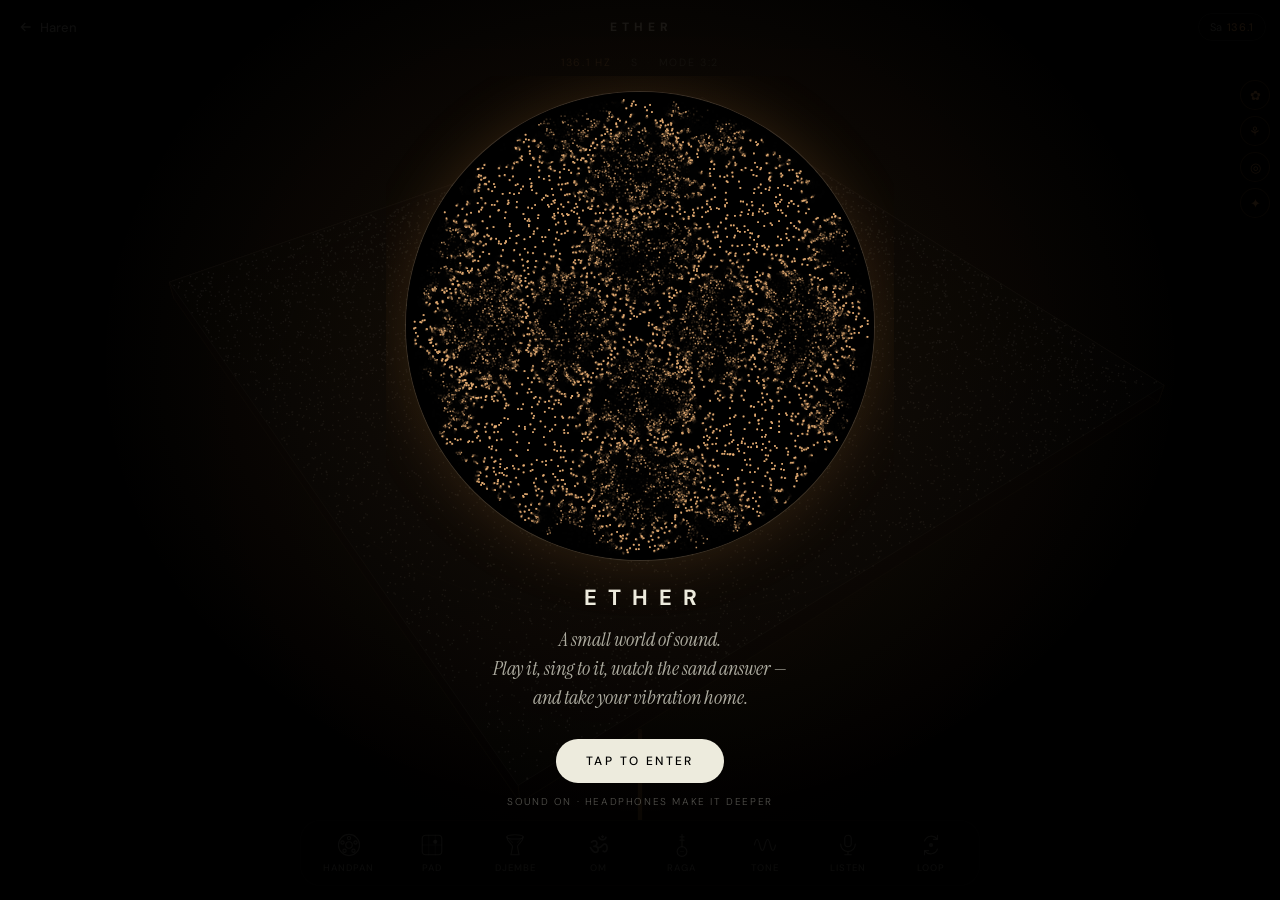
<file: ether/index.html>
<!DOCTYPE html>
<html lang="en">
<head>
<meta charset="UTF-8">
<meta name="viewport" content="width=device-width,initial-scale=1,viewport-fit=cover,user-scalable=no">
<meta name="theme-color" content="#000000">
<meta name="apple-mobile-web-app-capable" content="yes">
<meta name="apple-mobile-web-app-status-bar-style" content="black-translucent">
<meta name="apple-mobile-web-app-title" content="Ether">
<link rel="icon" type="image/png" sizes="32x32" href="/ether/icons/favicon-32.png">
<link rel="apple-touch-icon" href="/ether/icons/apple-touch-icon.png">
<link rel="manifest" href="/ether/manifest.webmanifest">
<meta name="robots" content="noindex">
<title>Ether — a world of sound</title>
<link rel="preconnect" href="https://fonts.googleapis.com">
<link rel="preconnect" href="https://fonts.gstatic.com" crossorigin>
<link rel="preload" as="style" href="https://fonts.googleapis.com/css2?family=DM+Sans:opsz,wght@9..40,300;9..40,400;9..40,500&family=Instrument+Serif:ital@0;1&family=Syncopate:wght@400;700&display=swap">
<link href="https://fonts.googleapis.com/css2?family=DM+Sans:opsz,wght@9..40,300;9..40,400;9..40,500&family=Instrument+Serif:ital@0;1&family=Syncopate:wght@400;700&display=swap" rel="stylesheet" media="print" onload="this.media='all'">
<noscript><link href="https://fonts.googleapis.com/css2?family=DM+Sans:opsz,wght@9..40,300;9..40,400;9..40,500&family=Instrument+Serif:ital@0;1&family=Syncopate:wght@400;700&display=swap" rel="stylesheet"></noscript>
<link rel="stylesheet" href="ether.min.css?v=06897af1b5">
</head>
<body>
<canvas id="cv"></canvas>
<canvas id="gl" aria-hidden="true"></canvas>

<header class="top">
  <a href="../" class="back" aria-label="Back to Haren's portfolio">
    <svg viewBox="0 0 24 24"><path d="M19 12H5M11 6l-6 6 6 6"/></svg><span>Haren</span>
  </a>
  <div class="brand">Ether</div>
  <button class="chip" id="saChip" aria-label="Tuning">Sa <b id="saHz">136.1</b></button>
</header>

<div class="readout" id="readout">
  <span id="roHz">—</span><i>·</i><span id="roSw">Sa</span><i>·</i><span id="roMode">mode 3:1</span>
</div>

<div class="layers" id="layers">
  <button data-l="flower" class="on" aria-label="Flower of life">✿</button>
  <button data-l="tree" class="on" aria-label="Golden tree">⚘</button>
  <button data-l="cym" class="on" aria-label="Sand plate" title="Sand plate">◎</button>
  <button data-l="pres" class="on" aria-label="The ember — a light that follows you" title="The ember — a light that follows you">✦</button>
</div>

<section class="sheet" id="sheet">
  <button class="grab" id="grab" aria-label="Close panel"></button>

  <!-- HANDPAN -->
  <div class="panel" data-p="handpan">
    <div class="ph"><h2>Handpan <button class="hp-info" id="hpInfo" aria-label="About this handpan" aria-expanded="false">i</button></h2><p id="hpScale">C# Minor</p></div>
    <div class="hp-card" id="hpCard" role="dialog" aria-label="About this handpan">
      <small>The instrument</small>
      <b>Mantra Handpans</b>
      <span>No. 41 · made in 2021 · India</span>
      <span>Haren's own pan · C# Minor 12</span>
      <a href="https://www.mantrahandpans.com" target="_blank" rel="noopener">mantrahandpans.com &#8599;</a>
    </div>
    <div class="hp" id="hp"></div>
    <div class="pan-bar" id="panBar"><button class="pill" id="panTog">Scale &amp; notes</button></div>
    <div class="pan-edit" id="panEdit">
      <div class="sa-chips pan-scales" id="panScales"></div>
      <div class="pan-notes" id="panNotes"></div>
      <p class="fine">Tap the bare steel between the fields for the metallic tak. Pick a scale, or tune any field by a semitone — your pan is remembered on this device.</p>
    </div>
  </div>

  <!-- SYNTH PAD -->
  <div class="panel" data-p="pad">
    <div class="ph"><h2>Synth Pad</h2><p>slide across — up is brighter</p></div>
    <div class="xy" id="xy"><div class="xy-cols" id="xyCols"></div></div>
  </div>

  <!-- DJEMBE -->
  <div class="panel" data-p="djembe">
    <div class="ph"><h2>Djembe</h2><p>bass · tone · slap</p></div>
    <div class="dj" id="dj">
      <div class="dj-slap"><span>slap</span></div>
      <div class="dj-tone"><span>tone</span></div>
      <div class="dj-bass"><span>bass</span></div>
    </div>
  </div>

  <!-- OM -->
  <div class="panel" data-p="om">
    <div class="ph"><h2>Om</h2><p>A · U · M — a breathing drone</p></div>
    <div class="om">
      <button class="om-btn" id="omBtn" aria-label="Play Om">ॐ</button>
      <div class="om-ctl">
        <label>Pitch <b id="omHz">136.1 Hz</b></label>
        <input type="range" id="omF" min="0" max="1000" value="500">
        <label>Breath <b id="omBr">7 s</b></label>
        <input type="range" id="omB" min="3" max="14" value="7" step="0.5">
        <label class="tog"><input type="checkbox" id="omBin"> Binaural <b id="omBeatL">7.83</b> <em>🎧</em></label>
      </div>
    </div>
    <div class="freqs" id="freqs"></div>
  </div>

  <!-- RAGA -->
  <div class="panel" data-p="raga">
    <div class="ph"><h2>Raga</h2><p id="ragaInfo">Melakarta 15</p></div>
    <div class="ragas" id="ragas"></div>
    <div class="swaras" id="swaras"></div>
    <div class="raga-row">
      <button class="pill" id="tanBtn">Tanpura</button>
      <button class="pill" id="aroBtn">Arohanam · Avarohanam</button>
    </div>
    <div class="sa-row">
      <span class="lbl">Sa</span>
      <div class="sa-chips" id="saChips"></div>
    </div>
    <input type="range" id="saFine" min="-50" max="50" value="0" aria-label="Fine tune Sa">
  </div>

  <!-- FREQUENCIES -->
  <div class="panel" data-p="tone">
    <div class="ph"><h2>Frequencies</h2><p id="toneInfo">mode 3:1</p></div>
    <div class="tone">
      <button class="tone-btn" id="toneBtn" aria-label="Play or stop the tone"><b id="toneHz">432</b><small id="toneState">Hz · tap to play</small></button>
      <div class="tone-ctl">
        <label class="sub-lbl" for="toneF">Any frequency · 20 – 2000 Hz</label>
        <input type="range" id="toneF" min="0" max="1000" value="667">
        <div class="tone-row">
          <button class="pill" id="toneDn" aria-label="One hertz lower">− 1</button>
          <button class="pill" id="toneUp" aria-label="One hertz higher">+ 1</button>
          <button class="pill" id="toneSweep">Sweep</button>
        </div>
      </div>
    </div>
    <div class="freqs" id="toneFreqs"></div>
    <div class="beat-row"><span class="sub-lbl">Brainwave beat 🎧</span><div class="sa-chips" id="beats"></div></div>
    <p class="fine">These meanings come from tradition, not medicine — notice what you feel. Below 150 Hz, use headphones.</p>
  </div>

  <!-- LISTEN (microphone) -->
  <div class="panel" data-p="mic">
    <div class="ph"><h2>Listen</h2><p>the sand follows any sound</p></div>
    <div class="mic">
      <button class="mic-btn" id="micBtn" aria-label="Turn the microphone on or off">
        <svg viewBox="0 0 24 24"><rect x="9" y="3" width="6" height="11" rx="3"/><path d="M5 11a7 7 0 0 0 14 0M12 18v3M9 21h6"/></svg><span id="micLbl">Listen</span>
      </button>
      <div class="mic-read">
        <div class="mic-hz" id="micHz">—</div>
        <div class="mic-note" id="micNote">Tap to begin</div>
        <div class="tuner" id="tuner"><i id="micNeedle"></i></div>
        <div class="meter"><i id="micLvl"></i></div>
      </div>
    </div>
    <div class="spec-wrap">
      <canvas class="spec" id="micSpec" aria-label="Tuning visualiser: the frequencies being heard"></canvas>
      <div class="spec-ax"><span>Low · 55 Hz</span><span>S = your Sa · ticks = your raga</span><span>1760 Hz · High</span></div>
    </div>
    <p class="fine" id="micMsg">Tap the circle and allow the microphone. Sound never leaves your device.</p>
  </div>

  <!-- LOOP & RECORD -->
  <div class="panel" data-p="loop">
    <div class="ph"><h2>Loop</h2><p>layer it · record it · keep it</p></div>
    <div class="looper">
      <button class="loop-ring" id="layBtn" aria-label="Record a loop layer"><span id="loopRing"><i></i></span><b></b></button>
      <div class="loop-side">
        <div class="loop-lbl" id="layLbl">Record first layer</div>
        <div class="loop-len" id="loopLen"></div>
        <div class="loop-layers" id="loopLayers"></div>
        <div class="loop-row">
          <button class="pill" id="undoBtn" disabled>Undo</button>
          <button class="pill" id="clearBtn" disabled>Clear</button>
          <button class="pill save" id="saveLoopBtn" disabled>Save loop</button>
        </div>
      </div>
    </div>
    <div class="sess">
      <button class="rec" id="recBtn"><i></i><span id="recLbl">Record</span></button>
      <div><b id="recTime">0:00</b><small>Record everything you play — it saves to your phone when you stop.</small></div>
    </div>
    <div class="saves" id="saves"></div>
  </div>

</section>

<nav class="dock" id="dock">
  <button data-p="handpan" aria-label="Handpan"><svg viewBox="0 0 32 32"><ellipse cx="16" cy="16" rx="13" ry="13"/><circle cx="16" cy="16" r="4"/><circle cx="16" cy="7.5" r="2"/><circle cx="24" cy="13" r="2"/><circle cx="21.5" cy="23" r="2"/><circle cx="10.5" cy="23" r="2"/><circle cx="8" cy="13" r="2"/></svg><span>Handpan</span></button>
  <button data-p="pad" aria-label="Synth pad"><svg viewBox="0 0 32 32"><rect x="4" y="4" width="24" height="24" rx="4"/><path d="M12 4v24M20 4v24M4 16h24" opacity=".45"/><circle cx="20" cy="12" r="2.6" class="fill"/></svg><span>Pad</span></button>
  <button data-p="djembe" aria-label="Djembe"><svg viewBox="0 0 32 32"><ellipse cx="16" cy="6" rx="10" ry="2.6"/><path d="M6 6c0 6 6 8 7 12l-2 10h10l-2-10c1-4 7-6 7-12"/><path d="M9 9l4 4M23 9l-4 4" opacity=".5"/></svg><span>Djembe</span></button>
  <button data-p="om" aria-label="Om"><span class="om-g">ॐ</span><span>Om</span></button>
  <button data-p="raga" aria-label="Raga and tanpura"><svg viewBox="0 0 32 32"><circle cx="16" cy="24" r="6"/><path d="M16 18V3M13.5 6h5M13.5 10h5" /><path d="M14 24h4" opacity=".5"/></svg><span>Raga</span></button>
  <button data-p="tone" aria-label="Frequencies"><svg viewBox="0 0 32 32"><path d="M3 16c2.2-9 4.3-9 6.5 0s4.3 9 6.5 0 4.3-9 6.5 0 4.3 9 6.5 0"/></svg><span>Tone</span></button>
  <button data-p="mic" aria-label="Listen with the microphone"><svg viewBox="0 0 32 32"><rect x="12" y="4" width="8" height="14" rx="4"/><path d="M7 15a9 9 0 0 0 18 0M16 24v4M12 28h8"/></svg><span>Listen</span></button>
  <button data-p="loop" aria-label="Loop and record"><svg viewBox="0 0 32 32"><path d="M8 11a9 9 0 0 1 15.5-2.5M24 21a9 9 0 0 1-15.5 2.5"/><path d="M24 4v5h-5M8 28v-5h5"/><circle cx="16" cy="16" r="2.6" class="fill"/></svg><span>Loop</span></button>
</nav>

<div class="gate" id="gate">
  <div class="gate-in">
    <canvas class="gate-cym" id="gateCym" aria-hidden="true"></canvas>
    <h1>Ether</h1>
    <p>A small world of sound.<br>Play it, sing to it, watch the sand answer —<br>and take your vibration home.</p>
    <button id="enter">Tap to enter</button>
    <small>Sound on · headphones make it deeper</small>
  </div>
</div>

<div class="toast" id="toast" role="status"></div>
<script src="ether.min.js?v=f8ed6a4ab4"></script>
</body>
</html>
</file>
<file: assets/css/style.min.css>
:root{--sans:"DM Sans",ui-sans-serif,-apple-system,BlinkMacSystemFont,"Segoe UI",Roboto,"Helvetica Neue",Arial,sans-serif;--serif:"Instrument Serif",Georgia,"Times New Roman",serif;--display:"Space Grotesk",var(--sans);--t-micro:clamp(9.5px,.62vw,11px);--t-label:clamp(10px,.7vw,11.5px);--t-small:clamp(13px,.85vw,14.5px);--t-body:clamp(15px,1.02vw,17px);--t-lead:clamp(16.5px,1.15vw,19px);--t-h4:clamp(17px,1.35vw,21px);--t-h3:clamp(20px,1.75vw,27px);--t-h2:clamp(27px,3.4vw,50px);--t-h1:clamp(34px,4.6vw,68px);--t-mega:clamp(52px,19vw,300px);--lh-tight:1.08;--lh-head:1.18;--lh-body:1.72;--lh-loose:1.8;--black:#000000;--card-dark:#0E0E0E;--card-mid:#1C1C1C;--card-hi:#262626;--cream:#EDEBDD;--cream-90:rgba(237,235,221,.9);--cream-72:rgba(237,235,221,.72);--cream-56:rgba(237,235,221,.56);--cream-34:rgba(237,235,221,.34);--gray-4:#A5A59B;--gray-5:#87877D;--ember:#D08A45;--ember-lt:#EFA059;--ember-glow:rgba(208,138,69,.15);--line:rgba(237,235,221,.1);--line-mid:rgba(237,235,221,.18);--name-cream:#EDEBDD;--ease:cubic-bezier(.16,1,.3,1);--ease-card:cubic-bezier(.22,1,.36,1);--pad:clamp(.7rem,1.4vw,1.4rem);--gutter:clamp(1.25rem,5vw,4.5rem);--inner:1440px;--sec:clamp(4rem,9vh,8.5rem)}[data-theme=light]{--black:#F2EEE4;--card-dark:#E9E4D7;--card-mid:#DFD9C9;--card-hi:#D5CEBB;--cream:#14140F;--cream-90:rgba(20,20,15,.9);--cream-72:rgba(20,20,15,.76);--cream-56:rgba(20,20,15,.6);--cream-34:rgba(20,20,15,.38);--gray-4:#4A4A42;--gray-5:#5F5F55;--ember:#A65D18;--ember-lt:#8F4E12;--ember-glow:rgba(166,93,24,.11);--line:rgba(20,20,15,.13);--line-mid:rgba(20,20,15,.22);--name-cream:#EDEBDD}*,*:before,*:after{margin:0;padding:0;box-sizing:border-box}button,a{-webkit-tap-highlight-color:transparent;touch-action:manipulation}html{scroll-behavior:smooth;-webkit-text-size-adjust:100%}body{background:var(--black);color:var(--cream);font-family:var(--sans);font-weight:300;font-size:var(--t-body);line-height:var(--lh-body);letter-spacing:-.006em;overflow-x:hidden;cursor:none;-webkit-font-smoothing:antialiased;-moz-osx-font-smoothing:grayscale;text-rendering:optimizeLegibility;font-optical-sizing:auto;transition:background .5s var(--ease),color .5s var(--ease)}.serif{font-family:var(--serif);font-style:italic;font-weight:400;letter-spacing:0}@media (prefers-reduced-motion:reduce){*{transition-duration:.01ms!important;animation-duration:.01ms!important}}.noise-overlay{position:absolute;inset:0;pointer-events:none;background-image:url(../img/noise.webp);background-size:128px 128px;opacity:.7;mix-blend-mode:overlay}.bg-noise{position:absolute;inset:0;pointer-events:none;background-image:url(../img/noise.webp);background-size:128px 128px;opacity:.12}.cdot,.cring{position:fixed;top:0;left:0;pointer-events:none;z-index:9999;border-radius:50%;transform:translate(-50%,-50%)}.cdot{width:5px;height:5px;background:var(--ember-lt);box-shadow:0 0 8px var(--ember-lt);will-change:transform;transform:translate3d(-100px,-100px,0)}.cring{width:34px;height:34px;border:1px solid rgba(208,138,69,.42);will-change:transform;transform:translate3d(-100px,-100px,0);transition:width .2s var(--ease),height .2s var(--ease),border-color .2s}.cring.hov{width:54px;height:54px;border-color:var(--ember)}@media (hover:none){.cdot,.cring{display:none}body{cursor:auto}a,button,.pcard,.tile{cursor:pointer}}#hero{height:100svh;min-height:580px;padding:var(--pad);position:relative}.hero-frame{position:relative;width:100%;height:100%;border-radius:clamp(.9rem,1.8vw,1.8rem);overflow:hidden;background:#050505}.hero-video{position:absolute;inset:0;width:100%;height:100%;object-fit:cover;z-index:0}.hero-fallback{position:absolute;inset:0;z-index:0;background:radial-gradient(ellipse 70% 50% at 30% 30%,rgba(208,138,69,.22),transparent 60%),radial-gradient(ellipse 60% 60% at 75% 65%,rgba(60,70,140,.18),transparent 60%),radial-gradient(ellipse 90% 70% at 50% 90%,rgba(18,18,26,.9),transparent 70%),linear-gradient(160deg,#0a0a12,#141018 45%,#0d0d14);animation:drift 26s ease-in-out infinite alternate}@keyframes drift{0%{transform:scale(1.04)}50%{transform:scale(1.09) translate(-1.5%,1%)}to{transform:scale(1.05) translate(1%,-1%)}}.hero-grad{position:absolute;inset:0;z-index:2;pointer-events:none;background:linear-gradient(to bottom,rgba(0,0,0,.38) 0%,transparent 36%,transparent 54%,rgba(0,0,0,.76) 100%)}.hero-frame .noise-overlay{z-index:3}.navpill{position:absolute;top:0;left:50%;transform:translate(-50%);z-index:40;background:var(--black);border-radius:0 0 clamp(.9rem,1.5vw,1.4rem) clamp(.9rem,1.5vw,1.4rem);padding:.62rem clamp(1rem,2.4vw,2rem);display:flex;align-items:center;gap:clamp(.85rem,2.4vw,3.2rem);transition:background .5s var(--ease)}.navpill a{font-size:var(--t-micro);font-weight:400;letter-spacing:.06em;color:var(--cream-72);text-decoration:none;white-space:nowrap;transition:color .25s}.navpill a:hover{color:var(--cream)}.themebtn{width:30px;height:17px;border-radius:9px;flex-shrink:0;border:1px solid var(--line-mid);background:transparent;position:relative;cursor:none;transition:border-color .3s}.themebtn:after{content:"";position:absolute;top:2px;left:2px;width:11px;height:11px;border-radius:50%;background:var(--ember);transition:transform .35s var(--ease),background .35s}[data-theme=light] .themebtn:after{transform:translate(13px);background:#14140f}.hero-content{position:absolute;bottom:0;left:0;right:0;z-index:20;padding:0 clamp(.9rem,2.2vw,2.2rem) clamp(.5rem,1.2vw,1.3rem);display:grid;grid-template-columns:repeat(12,1fr);gap:clamp(1rem,2vw,2rem);align-items:end}.hero-head-wrap{grid-column:1/span 8;position:relative}.hero-head{font-family:var(--display);font-size:var(--t-mega);font-weight:600;line-height:.84;letter-spacing:-.068em;color:var(--name-cream);position:relative;display:block}.hero-head .w{display:inline-block;overflow:hidden;vertical-align:bottom}.hero-head .w>span{display:inline-block;transform:translateY(105%);opacity:0;transition:transform 1s var(--ease),opacity .8s ease}.hero-head.pulled .w>span{transform:translateY(0);opacity:1}.hero-star{position:absolute;top:.06em;right:-.05em;font-size:.26em;line-height:1;color:var(--ember);opacity:0;transition:opacity .6s ease .9s}.hero-head.pulled .hero-star{opacity:1}.hero-side{grid-column:9/span 4;display:flex;flex-direction:column;gap:clamp(.85rem,1.5vw,1.3rem);padding-bottom:clamp(.7rem,1.6vw,1.7rem)}.hero-eyebrow{font-size:var(--t-micro);letter-spacing:.3em;text-transform:uppercase;color:var(--ember);font-weight:500;opacity:0;transform:translateY(14px);transition:opacity .8s ease .35s,transform .8s var(--ease) .35s}.hero-eyebrow.in{opacity:1;transform:translateY(0)}.hero-desc{font-size:var(--t-small);line-height:1.5;color:var(--cream-72);font-weight:300;letter-spacing:-.002em;max-width:38ch;opacity:0;transform:translateY(20px);transition:opacity .9s ease .5s,transform .9s var(--ease) .5s}.hero-desc.in{opacity:1;transform:translateY(0)}.hero-cta{display:inline-flex;align-items:center;gap:.6rem;background:var(--cream);color:var(--black);border-radius:999px;padding:.3rem .3rem .3rem 1.2rem;text-decoration:none;font-size:var(--t-small);font-weight:500;letter-spacing:-.005em;width:fit-content;opacity:0;transform:translateY(20px);transition:opacity .9s ease .7s,transform .9s var(--ease) .7s,gap .3s}.hero-cta.in{opacity:1;transform:translateY(0)}.hero-cta:hover{gap:.85rem}.cta-circ{width:2.15rem;height:2.15rem;border-radius:50%;background:var(--black);display:flex;align-items:center;justify-content:center;flex-shrink:0;transition:transform .3s var(--ease-card)}.hero-cta:hover .cta-circ{transform:scale(1.1)}.cta-circ svg{width:14px;height:14px;stroke:var(--cream);fill:none;stroke-width:1.9}.hero-scroll{position:absolute;bottom:clamp(.6rem,1.3vw,1.3rem);left:50%;transform:translate(-50%);z-index:21;font-size:var(--t-micro);letter-spacing:.3em;text-transform:uppercase;color:var(--cream-34);pointer-events:none}.wrap{max-width:var(--inner);margin:0 auto;padding:0 var(--gutter)}section{position:relative}.slabel{font-size:var(--t-label);letter-spacing:.28em;text-transform:uppercase;color:var(--ember);font-weight:500;display:flex;align-items:center;gap:.7rem;margin-bottom:clamp(1rem,2vw,1.6rem)}.slabel:before{content:"";width:22px;height:1px;background:var(--ember)}.pu .w{display:inline-block;overflow:hidden;vertical-align:bottom}.pu .w>span{display:inline-block;transform:translateY(24px);opacity:0;transition:transform .75s var(--ease),opacity .6s ease}.pu.pulled .w>span{transform:translateY(0);opacity:1}.chars span{opacity:.16;transition:opacity .18s linear}.rv{opacity:0;transform:translateY(24px);transition:opacity .7s var(--ease),transform .7s var(--ease)}.rv.in{opacity:1;transform:translateY(0)}.d1{transition-delay:.1s}.d2{transition-delay:.2s}.d3{transition-delay:.3s}.d4{transition-delay:.4s}#bio{padding:var(--sec) 0}.bio-card{background:var(--card-dark);border-radius:clamp(1rem,2vw,2rem);padding:clamp(1.8rem,4.5vw,4rem);position:relative;overflow:hidden;border:1px solid var(--line);transition:background .5s var(--ease),border-color .35s}.bio-grid{display:grid;grid-template-columns:clamp(200px,26vw,340px) 1fr;gap:clamp(1.8rem,4.5vw,4.5rem);align-items:start;position:relative;z-index:2}.portrait{position:relative;border-radius:clamp(.9rem,1.6vw,1.5rem);overflow:hidden;aspect-ratio:4/5;background:var(--card-mid);box-shadow:0 2px 10px #00000059,0 18px 44px #0006,0 0 70px #d08a4512;transition:box-shadow .55s var(--ease)}.portrait:hover{box-shadow:0 4px 16px #00000073,0 26px 60px #00000073,0 0 90px #d08a4524}.portrait img{width:100%;height:100%;object-fit:cover;object-position:top center;display:block;filter:grayscale(1) contrast(1.06) brightness(.95);transform:scale(1.02);transition:filter .8s var(--ease),transform .9s var(--ease)}.portrait:hover img{filter:grayscale(0) contrast(1.03) brightness(1);transform:scale(1.05)}.portrait:after{content:"";position:absolute;inset:0;pointer-events:none;background:linear-gradient(150deg,transparent 55%,rgba(208,138,69,.1));border-radius:inherit}.bio-name{font-size:var(--t-h1);font-weight:400;line-height:var(--lh-tight);letter-spacing:-.032em;color:var(--name-cream);margin-bottom:.5rem}.bio-name .em{font-family:var(--serif);font-style:italic;color:var(--ember);display:block;font-size:.62em;letter-spacing:-.01em;margin-top:.12em}.bio-roles{display:flex;flex-wrap:wrap;gap:.4rem;margin:1.1rem 0 clamp(1.4rem,2.6vw,2rem)}.rpill{font-size:var(--t-micro);letter-spacing:.13em;text-transform:uppercase;color:var(--cream-72);font-weight:500;padding:.4rem .85rem;border:1px solid var(--line-mid);border-radius:999px;transition:all .28s}.rpill:hover{color:var(--ember);border-color:#d08a4580;background:var(--ember-glow)}.bio-body p{font-size:var(--t-body);line-height:var(--lh-loose);color:var(--cream-72);margin-bottom:1.05rem;max-width:64ch;font-weight:300}.bio-body p:last-of-type{margin-bottom:0}.bio-body strong{color:var(--cream);font-weight:500}.bio-body .lead{font-family:var(--serif);font-style:italic;font-size:var(--t-h4);line-height:1.5;color:var(--cream-90);letter-spacing:0;margin-bottom:1.3rem}.principles{display:grid;grid-template-columns:repeat(auto-fit,minmax(170px,1fr));gap:1px;margin-top:clamp(1.6rem,3vw,2.4rem);border:1px solid var(--line);border-radius:.8rem;overflow:hidden;background:var(--line)}.pr{background:var(--card-mid);padding:clamp(.95rem,1.8vw,1.3rem);transition:background .3s}.pr:hover{background:var(--card-hi)}.pr-n{font-size:var(--t-micro);letter-spacing:.2em;color:var(--ember);margin-bottom:.45rem;font-weight:500}.pr-t{font-size:var(--t-small);font-weight:500;color:var(--cream);line-height:1.35;letter-spacing:-.008em}#philosophy{padding:var(--sec) 0}.about-card{background:var(--card-dark);border-radius:clamp(1rem,2vw,2rem);padding:clamp(2.4rem,6.5vw,6rem) clamp(1.4rem,4vw,4rem);text-align:center;position:relative;overflow:hidden;border:1px solid var(--line);transition:background .5s var(--ease)}.about-lbl{font-size:var(--t-label);letter-spacing:.24em;text-transform:uppercase;color:var(--ember);margin-bottom:clamp(1.2rem,3vw,2.2rem);font-weight:500}.about-head{font-size:var(--t-h2);font-weight:400;line-height:1.06;letter-spacing:-.028em;max-width:21ch;margin:0 auto clamp(1.6rem,3.6vw,2.8rem);color:var(--cream)}.about-head .seg-serif{font-family:var(--serif);font-style:italic;font-weight:400;letter-spacing:-.01em}.about-head .w{margin-right:.2em}.about-body{font-size:clamp(19px,1.7vw,28px);line-height:1.6;max-width:52ch;margin:0 auto;color:var(--cream-90);font-weight:300;letter-spacing:-.012em}.chain{display:flex;flex-wrap:wrap;justify-content:center;align-items:center;gap:.4rem;margin-top:clamp(1.6rem,3.4vw,2.6rem)}.chain b{font-size:var(--t-micro);letter-spacing:.18em;text-transform:uppercase;color:var(--cream-56);font-weight:500;padding:.4rem .75rem;border:1px solid var(--line);border-radius:5px;transition:all .25s}.chain b:hover{color:var(--ember);border-color:#d08a4566;background:var(--ember-glow)}.chain i{color:var(--line-mid);font-size:10px;font-style:normal}#work{padding:var(--sec) 0}.sec-head{font-size:var(--t-h2);font-weight:400;line-height:1.1;letter-spacing:-.028em;color:var(--cream);margin-bottom:clamp(1.8rem,4vw,3.2rem);max-width:19ch}.sec-head .dim{color:var(--gray-5)}.sec-head .em{font-family:var(--serif);font-style:italic;color:var(--ember);letter-spacing:-.01em}.co{background:var(--card-dark);border-radius:clamp(.9rem,1.6vw,1.5rem);overflow:hidden;margin-bottom:clamp(.9rem,1.6vw,1.4rem);border:1px solid var(--line);transition:border-color .35s,background .5s var(--ease)}.co:hover{border-color:var(--line-mid)}.co-head{padding:clamp(1.4rem,3vw,2.4rem) clamp(1.3rem,3vw,2.4rem) clamp(1rem,2vw,1.5rem);display:flex;justify-content:space-between;gap:1.5rem;align-items:flex-start}.co-badge{font-size:var(--t-micro);letter-spacing:.25em;text-transform:uppercase;color:var(--ember);margin-bottom:.6rem;font-weight:500}.co-name{font-size:var(--t-h3);font-weight:400;line-height:1.14;letter-spacing:-.025em;color:var(--cream);margin-bottom:.35rem}.co-sub{font-size:var(--t-small);color:var(--gray-4);letter-spacing:.005em;line-height:1.5}.co-roles{display:flex;flex-wrap:wrap;gap:.4rem;margin-top:1rem}.pill{font-size:var(--t-micro);letter-spacing:.12em;text-transform:uppercase;color:var(--cream-72);padding:.38rem .8rem;border:1px solid var(--line);border-radius:999px;font-weight:500}.co-logo{height:clamp(28px,3vw,44px);opacity:.78;flex-shrink:0;filter:brightness(1.1);transition:opacity .35s}.co:hover .co-logo{opacity:1}[data-theme=light] .co-logo{filter:invert(1) brightness(.3)}.tile{position:relative;flex-shrink:0;overflow:hidden;width:clamp(58px,7.5vw,148px);aspect-ratio:1/1;border-radius:clamp(.5rem,.9vw,.85rem);background:var(--card-mid);border:1px solid var(--line);transition:border-color .4s var(--ease),transform .5s var(--ease),box-shadow .5s var(--ease)}.tile-inner{position:absolute;inset:0;filter:grayscale(1) contrast(1.05) brightness(.86);transform:scale(1.06);transition:filter .75s var(--ease),transform .95s var(--ease);will-change:filter,transform}.tile-inner img{width:100%;height:100%;object-fit:cover;display:block}.tile-inner.gen{animation:tileDrift 18s ease-in-out infinite alternate}@keyframes tileDrift{0%{background-position:0% 50%}50%{background-position:100% 50%}to{background-position:0% 50%}}.tile-sheen{position:absolute;inset:0;pointer-events:none;opacity:0;background:linear-gradient(115deg,transparent 35%,rgba(255,255,255,.14) 50%,transparent 65%);transform:translate(-100%);transition:opacity .3s}.acc-trigger:hover .tile-sheen,.prow-trigger:hover .tile-sheen{opacity:1;animation:sheen 1.1s var(--ease) forwards}@keyframes sheen{to{transform:translate(100%)}}.acc-trigger:hover .tile-inner,.prow-trigger:hover .tile-inner,.acc.open .tile-inner,.prow.open .tile-inner{filter:grayscale(0) contrast(1) brightness(1);transform:scale(1)}.acc-trigger:hover .tile,.prow-trigger:hover .tile,.acc.open .tile,.prow.open .tile{border-color:#d08a456b;transform:translateY(-2px);box-shadow:0 8px 24px #00000052,0 0 28px #d08a4521}.tile-label{position:absolute;left:0;right:0;bottom:0;z-index:3;padding:.5rem .55rem .45rem;background:linear-gradient(to top,rgba(0,0,0,.78),transparent);font-size:9px;letter-spacing:.14em;text-transform:uppercase;color:#ffffffd1;font-weight:500;line-height:1.2;opacity:0;transform:translateY(6px);transition:opacity .4s var(--ease),transform .4s var(--ease)}.acc-trigger:hover .tile-label,.prow-trigger:hover .tile-label{opacity:1;transform:translateY(0)}@media (max-width:820px){.tile-label{display:none}}.t-qzine{background:linear-gradient(125deg,#1a1208,#d08a45 38%,#6b3a12 62%,#120c06);background-size:280% 280%}.t-guntur{background:linear-gradient(125deg,#1a0806,#a32418 38%,#5c1109 62%,#120504);background-size:280% 280%}.t-raga{background:linear-gradient(125deg,#0a0a1c,#4a3fa8 38%,#7b3fa8 62%,#080814);background-size:280% 280%}.t-abh{background:linear-gradient(125deg,#161005,#b08432 38%,#6d4f18 62%,#100b04);background-size:280% 280%}.t-shivam{background:linear-gradient(125deg,#0a1012,#3e6b70 38%,#25484d 62%,#070d0f);background-size:280% 280%}.t-nela{background:linear-gradient(125deg,#0a1008,#4a7a32 38%,#6b4a1e 62%,#080d06);background-size:280% 280%}.t-yarns{background:linear-gradient(125deg,#070a14,#2c4a8a 38%,#1a3560 62%,#050810);background-size:280% 280%}.t-ozi{background:linear-gradient(125deg,#061210,#2f8a6b 38%,#7da83f 62%,#040e0c);background-size:280% 280%}.t-yaka{background:linear-gradient(125deg,#120a06,#6b3a1e 38%,#a05c2e 62%,#0d0704);background-size:280% 280%}.acc-list{border-top:1px solid var(--line)}.acc{border-bottom:1px solid var(--line)}.acc:last-child{border-bottom:none}.acc-trigger{width:100%;background:none;border:none;color:inherit;text-align:left;display:grid;grid-template-columns:auto 1fr auto;gap:clamp(.8rem,1.6vw,1.5rem);align-items:center;padding:clamp(.85rem,1.7vw,1.3rem) clamp(1.3rem,3vw,2.4rem);cursor:none;transition:background .22s;font-family:inherit}.acc-trigger:hover{background:var(--card-mid)}.acc-meta{display:flex;flex-direction:column;gap:.16rem;min-width:0}.tag{font-size:9px;letter-spacing:.24em;text-transform:uppercase;padding:.18rem .55rem;border-radius:999px;width:fit-content;margin-bottom:.3rem;font-weight:600}.tag-made{color:#f0a45c;background:#d08a4524;border:1px solid rgba(208,138,69,.3)}[data-theme=light] .tag-made{color:#8f4e12;background:#a65d181f;border-color:#a65d184d}.tag-mgd{color:var(--cream-56);background:var(--card-mid);border:1px solid var(--line)}.acc-title{font-size:var(--t-h4);font-weight:500;line-height:1.2;letter-spacing:-.02em;color:var(--cream)}.acc-sub{font-size:var(--t-small);color:var(--gray-4);font-weight:300;line-height:1.5}.plus{width:27px;height:27px;border-radius:50%;border:1px solid var(--line);color:var(--cream-56);display:flex;align-items:center;justify-content:center;font-size:14px;flex-shrink:0;line-height:1;font-weight:300;transition:transform .35s var(--ease),border-color .25s,background .25s,color .25s}.acc.open .plus,.prow.open .plus,.exp.open .plus{transform:rotate(45deg);border-color:var(--ember);color:var(--ember);background:var(--ember-glow)}.acc-body,.prow-body,.exp-body{max-height:0;overflow:hidden;opacity:0;transition:max-height .5s var(--ease),opacity .4s ease}.acc.open .acc-body{max-height:760px;opacity:1}.acc-inner{padding:clamp(.9rem,1.8vw,1.4rem) clamp(1.3rem,3vw,2.4rem) clamp(1.3rem,2.4vw,2rem);border-top:1px solid var(--line);display:grid;grid-template-columns:1fr auto;gap:1.6rem;align-items:start}.acc-desc{font-size:var(--t-body);line-height:var(--lh-body);color:var(--cream-72);margin-bottom:1rem;max-width:62ch;font-weight:300}.chips{list-style:none;display:flex;flex-wrap:wrap;gap:.35rem}.chips li{font-size:var(--t-micro);letter-spacing:.08em;color:var(--gray-4);padding:.32rem .65rem;border:1px solid var(--line);border-radius:4px;transition:color .2s,border-color .2s;font-weight:400}.chips li:hover{color:var(--cream-72);border-color:var(--line-mid)}.acc-img{width:clamp(120px,15vw,190px);border-radius:.7rem;overflow:hidden;flex-shrink:0}.acc-img img{width:100%;display:block;aspect-ratio:4/3;object-fit:cover;filter:brightness(.92) contrast(1.04)}.acc-link{display:inline-flex;align-items:center;gap:.4rem;margin-top:1rem;font-size:var(--t-micro);letter-spacing:.18em;text-transform:uppercase;font-weight:500;color:var(--ember);text-decoration:none;padding-bottom:2px;border-bottom:1px solid rgba(208,138,69,.32);transition:gap .25s,border-color .25s;width:fit-content}.acc-link:hover{gap:.7rem;border-color:var(--ember)}.acc-link svg{width:11px;height:11px;stroke:currentColor;fill:none;stroke-width:2;transform:rotate(-45deg)}.cluster{margin-top:clamp(1.6rem,3vw,2.6rem)}.cl-label{font-size:var(--t-label);letter-spacing:.26em;text-transform:uppercase;color:var(--gray-5);padding-bottom:clamp(.7rem,1.5vw,1.1rem);border-bottom:1px solid var(--line);font-weight:500}.prow{border-bottom:1px solid var(--line)}.prow-trigger{width:100%;background:none;border:none;color:inherit;text-align:left;font-family:inherit;display:grid;grid-template-columns:auto 1fr auto;gap:clamp(.8rem,1.6vw,1.5rem);align-items:center;padding:clamp(.9rem,1.8vw,1.4rem) 0;cursor:none;transition:opacity .22s}.prow-trigger:hover{opacity:.92}.prow-l{display:flex;flex-direction:column;gap:.2rem;min-width:0}.prow-type{font-size:var(--t-micro);letter-spacing:.24em;text-transform:uppercase;color:var(--ember);opacity:.85;font-weight:500}.prow-name{font-size:var(--t-h4);font-weight:500;line-height:1.18;letter-spacing:-.02em;color:var(--cream)}.prow-one{font-size:var(--t-small);color:var(--gray-4);line-height:1.5;font-weight:300}.prow.consult .prow-name{font-size:clamp(15px,1.15vw,18px)}.prow.consult .prow-type{opacity:.55}.prow.consult .tile{width:clamp(48px,5.5vw,104px)}.prow.open .prow-body{max-height:640px;opacity:1}.prow-inner{padding:0 0 clamp(1.1rem,2.2vw,1.8rem);display:grid;grid-template-columns:1fr auto;gap:1.6rem;align-items:start}#process{padding:var(--sec) 0;position:relative}.pgrid{display:grid;grid-template-columns:repeat(5,1fr);gap:.3rem;margin-top:clamp(1.6rem,3vw,2.6rem)}.pcard{background:var(--card-mid);padding:clamp(1.2rem,2.2vw,2rem) clamp(1rem,1.7vw,1.5rem);cursor:none;position:relative;overflow:hidden;display:flex;flex-direction:column;opacity:0;transform:scale(.95);transition:opacity .7s var(--ease-card),transform .7s var(--ease-card),background .3s}.pcard.in{opacity:1;transform:scale(1)}.pcard:hover,.pcard.open{background:var(--card-hi)}.pcard:first-child{border-radius:clamp(.8rem,1.4vw,1.2rem) 0 0 clamp(.8rem,1.4vw,1.2rem)}.pcard:last-child{border-radius:0 clamp(.8rem,1.4vw,1.2rem) clamp(.8rem,1.4vw,1.2rem) 0}.pc-num{font-size:var(--t-micro);letter-spacing:.2em;color:var(--ember);margin-bottom:.7rem;font-weight:500}.pc-title{font-size:var(--t-h4);font-weight:500;line-height:1.18;letter-spacing:-.02em;color:var(--cream);margin-bottom:.45rem}.pc-sub{font-size:var(--t-small);color:var(--gray-4);line-height:1.6;font-weight:300}.pc-detail{max-height:0;overflow:hidden;opacity:0;font-size:var(--t-small);color:var(--cream-72);line-height:1.72;font-weight:300;transition:max-height .45s var(--ease),opacity .35s,padding .35s,margin .35s}.pcard.open .pc-detail{max-height:340px;opacity:1;padding-top:.85rem;margin-top:.85rem;border-top:1px solid var(--line)}.pc-more{display:inline-flex;align-items:center;gap:.35rem;margin-top:auto;padding-top:1rem;font-size:var(--t-micro);letter-spacing:.16em;text-transform:uppercase;color:var(--ember);opacity:.65;transition:opacity .22s;font-weight:500}.pcard:hover .pc-more,.pcard.open .pc-more{opacity:1}.pc-more svg{width:9px;height:9px;stroke:currentColor;fill:none;stroke-width:2.2;transform:rotate(-45deg);transition:transform .3s}.pcard.open .pc-more svg{transform:rotate(45deg)}#experience{padding:var(--sec) 0}.exp-list{margin-top:clamp(1.6rem,3vw,2.6rem)}.exp{border-bottom:1px solid var(--line)}.exp-trigger{width:100%;background:none;border:none;color:inherit;text-align:left;font-family:inherit;display:grid;grid-template-columns:clamp(50px,5.5vw,76px) 1fr auto;gap:clamp(.9rem,2vw,1.8rem);align-items:center;padding:clamp(1rem,2vw,1.6rem) 0;cursor:none;transition:opacity .22s}.exp-trigger:hover{opacity:.82}.exp-yr{font-size:var(--t-label);letter-spacing:.1em;color:var(--ember);font-weight:600}.exp-meta{display:flex;flex-direction:column;gap:.18rem;min-width:0}.exp-role{font-size:var(--t-h4);font-weight:500;line-height:1.18;letter-spacing:-.02em;color:var(--cream)}.exp-co{font-size:var(--t-small);color:var(--gray-4);letter-spacing:.005em;font-weight:400}.exp-sum{font-size:var(--t-small);color:var(--gray-5);margin-top:.2rem;font-weight:300;line-height:1.55}.exp.open .exp-body{max-height:520px;opacity:1}.exp-inner{padding:0 0 clamp(1.1rem,2.2vw,1.8rem);padding-left:calc(clamp(50px,5.5vw,76px) + clamp(.9rem,2vw,1.8rem))}.exp-ul{list-style:none;display:flex;flex-direction:column;gap:.5rem;border-left:1px solid var(--line);padding-left:1.1rem}.exp-ul li{font-size:var(--t-body);color:var(--cream-72);line-height:1.66;font-weight:300;display:flex;gap:.6rem;align-items:flex-start}.exp-ul li svg{width:12px;height:12px;stroke:var(--ember);fill:none;stroke-width:2.5;flex-shrink:0;margin-top:.44em;opacity:.8}#foundations{padding:var(--sec) 0}.fgrid{display:grid;grid-template-columns:1fr 1fr;gap:clamp(2rem,5vw,4.5rem);margin-top:clamp(1.6rem,3vw,2.6rem)}.f-lbl{font-size:var(--t-label);letter-spacing:.26em;text-transform:uppercase;color:var(--gray-5);margin-bottom:clamp(1rem,2vw,1.5rem);padding-bottom:.8rem;border-bottom:1px solid var(--line);font-weight:500}.edu{display:grid;grid-template-columns:46px 1fr;gap:1rem;padding:clamp(.85rem,1.6vw,1.15rem) 0;border-bottom:1px solid var(--line);align-items:start}.edu:last-child{border-bottom:none}.edu-yr{font-size:var(--t-label);letter-spacing:.08em;color:var(--ember);padding-top:.2rem;font-weight:600}.edu-deg{font-size:var(--t-small);font-weight:500;line-height:1.4;letter-spacing:-.012em;color:var(--cream)}.edu-sch{font-size:var(--t-small);color:var(--gray-4);margin-top:.18rem;font-weight:300}.disc{display:grid;grid-template-columns:1fr 1.15fr;gap:1rem;padding:clamp(.75rem,1.4vw,1.05rem) 0;border-bottom:1px solid var(--line);align-items:center}.disc:last-child{border-bottom:none}.disc-n{font-size:var(--t-small);color:var(--cream);font-weight:500;letter-spacing:-.012em}.disc-o{font-size:var(--t-small);color:var(--gray-4);line-height:1.55;font-weight:300}.adapt{margin-top:clamp(2rem,4vw,3.2rem);padding:clamp(1.5rem,3vw,2.6rem);border:1px solid var(--line);border-radius:clamp(.9rem,1.6vw,1.5rem);background:var(--card-dark);position:relative;overflow:hidden;transition:background .5s var(--ease)}.adapt-lbl{font-size:var(--t-label);letter-spacing:.26em;text-transform:uppercase;color:var(--ember);margin-bottom:.9rem;font-weight:500}.adapt-txt{font-family:var(--serif);font-style:italic;font-weight:400;font-size:clamp(17px,1.65vw,26px);color:var(--cream-90);line-height:1.5;max-width:68ch;letter-spacing:-.005em;position:relative;z-index:2}#connect{padding:var(--sec) 0 clamp(3rem,7vh,6rem);text-align:center;position:relative}.con-head{font-size:var(--t-h1);font-weight:400;line-height:1.1;letter-spacing:-.032em;color:var(--cream);max-width:17ch;margin:0 auto clamp(.9rem,2vw,1.4rem)}.con-head .em{font-family:var(--serif);font-style:italic;color:var(--ember);letter-spacing:-.012em}.con-sub{font-size:var(--t-body);color:var(--gray-4);max-width:50ch;margin:0 auto clamp(1.8rem,3.6vw,2.8rem);line-height:1.68;font-weight:300}.con-links{display:flex;flex-wrap:wrap;gap:.6rem;justify-content:center;margin-bottom:clamp(2rem,4vw,3.2rem)}.clink{display:inline-flex;align-items:center;gap:.5rem;font-size:var(--t-micro);letter-spacing:.18em;text-transform:uppercase;color:var(--cream-72);text-decoration:none;font-weight:500;padding:.8rem clamp(1.1rem,2vw,1.7rem);border:1px solid var(--line-mid);border-radius:999px;transition:all .3s;position:relative;overflow:hidden}.clink:hover{color:var(--ember);border-color:#d08a4580;background:var(--ember-glow)}.clink svg{width:11px;height:11px;stroke:currentColor;fill:none;stroke-width:2;transform:rotate(-45deg)}.clink svg.dl{transform:none}.clink.primary{background:var(--cream);color:var(--black);border-color:var(--cream);padding:.3rem .3rem .3rem 1.2rem;gap:.6rem}.clink.primary:hover{background:var(--cream);color:var(--black);gap:.85rem}.clink.primary .cta-circ{width:2rem;height:2rem}.clink.primary .cta-circ svg{transform:none;stroke:var(--cream)}.vroll{display:flex;flex-wrap:wrap;gap:clamp(.7rem,2vw,1.6rem);justify-content:center;align-items:center}.vroll span{font-size:var(--t-micro);letter-spacing:.18em;text-transform:uppercase;color:var(--gray-5);opacity:.7;transition:opacity .3s;font-weight:500}.vroll span:hover{opacity:1}.vsep{opacity:.25!important}footer{border-top:1px solid var(--line);padding:clamp(1.3rem,2.6vw,2rem) var(--gutter);display:flex;justify-content:space-between;align-items:center;flex-wrap:wrap;gap:.75rem;max-width:var(--inner);margin:0 auto}.f-l{font-family:var(--serif);font-style:italic;font-size:var(--t-body);color:var(--cream-56)}.f-r{font-size:var(--t-micro);letter-spacing:.14em;color:var(--gray-5);opacity:.7}::-webkit-scrollbar{width:3px}::-webkit-scrollbar-track{background:transparent}::-webkit-scrollbar-thumb{background:var(--ember);border-radius:2px}.mob{display:none;position:fixed;inset:0;z-index:200;background:#000000f7;flex-direction:column;align-items:center;justify-content:center;gap:1.6rem;backdrop-filter:blur(22px);-webkit-backdrop-filter:blur(22px)}[data-theme=light] .mob{background:#f2eee4f7}.mob.open{display:flex}.mob a{font-size:clamp(19px,5vw,27px);color:var(--cream-72);text-decoration:none;font-weight:400;letter-spacing:-.02em;transition:color .25s}.mob a:hover{color:var(--ember)}.mob-x{position:absolute;top:1.4rem;right:var(--gutter);background:none;border:none;font-size:1.3rem;color:var(--cream-56);cursor:pointer}.burger{display:none;flex-direction:column;gap:4px;background:none;border:none;padding:3px;flex-shrink:0}.burger span{display:block;width:17px;height:1px;background:var(--cream-72)}@media (min-width:1280px){.tile{width:clamp(120px,9vw,168px)}.prow.consult .tile{width:clamp(96px,7vw,128px)}}@media (min-width:1700px){.tile{width:180px}.prow.consult .tile{width:140px}}@media (max-width:1100px){.pgrid{grid-template-columns:repeat(3,1fr)}.pcard:first-child{border-radius:clamp(.8rem,1.4vw,1.2rem) 0 0 0}.pcard:nth-child(3){border-radius:0 clamp(.8rem,1.4vw,1.2rem) 0 0}.pcard:nth-child(4){border-radius:0 0 0 clamp(.8rem,1.4vw,1.2rem)}.pcard:last-child{border-radius:0 0 clamp(.8rem,1.4vw,1.2rem) 0}}@media (max-width:940px){.bio-grid{grid-template-columns:1fr;gap:1.8rem}.portrait{max-width:280px;aspect-ratio:1/1}.hero-content{grid-template-columns:1fr;gap:1rem;align-items:start}.hero-head-wrap,.hero-side{grid-column:1}.hero-side{padding-bottom:.4rem}.hero-head{font-size:clamp(46px,21vw,150px)}.navpill a:nth-child(n+5){display:none}.burger{display:flex}.fgrid{grid-template-columns:1fr;gap:2.4rem}.acc-inner,.prow-inner{grid-template-columns:1fr;gap:1.1rem}.acc-img{width:100%;max-height:180px}.acc-img img{height:180px;aspect-ratio:unset}}@media (max-width:700px){.pgrid{grid-template-columns:repeat(2,1fr)}.pcard{border-radius:0!important}.pcard:first-child{border-radius:.9rem 0 0!important}.pcard:nth-child(2){border-radius:0 .9rem 0 0!important}.pcard:last-child{border-radius:0 0 .9rem .9rem!important;grid-column:1/-1}}@media (max-width:600px){:root{--t-micro:10px;--t-label:10.5px;--t-small:14px;--t-body:15.5px;--t-lead:16.5px;--t-h4:17px;--t-h3:21px;--t-h2:27px;--t-h1:31px;--lh-body:1.68;--gutter:1.15rem}body{cursor:auto;letter-spacing:-.002em}#hero{height:100svh;padding:.55rem}.hero-frame{border-radius:1rem}.navpill{gap:.85rem;padding:.5rem .9rem;border-radius:0 0 .95rem .95rem}.navpill a:nth-child(n+3){display:none}.hero-content{padding:0 1rem .9rem}.hero-head{font-size:clamp(44px,22vw,110px);letter-spacing:-.055em;line-height:.88}.hero-desc{font-size:14px;line-height:1.55;max-width:100%}.hero-scroll{display:none}.slabel{letter-spacing:.22em}.bio-card{padding:1.5rem 1.15rem;border-radius:1rem}.portrait{max-width:200px;margin:0 auto}.bio-name{letter-spacing:-.028em}.bio-body p{max-width:100%}.principles{grid-template-columns:1fr 1fr}.about-card{padding:2rem 1.15rem;border-radius:1rem}.about-head{font-size:26px;max-width:100%;line-height:1.12;letter-spacing:-.024em}.about-body{font-size:16px;line-height:1.7;max-width:100%}.sec-head{max-width:100%;line-height:1.15}.co-head{flex-direction:column;gap:1rem;padding:1.2rem 1.1rem .9rem}.co-logo{height:26px}.acc-trigger{grid-template-columns:auto 1fr auto;gap:.7rem;padding:.85rem 1.1rem}.tile{width:62px;border-radius:.5rem}.prow.consult .tile{width:54px}.acc-inner{padding:.9rem 1.1rem 1.3rem}.acc-img{display:none}.prow-trigger{gap:.7rem;padding:.85rem 0}.chips li{font-size:10px;padding:.28rem .55rem}.exp-trigger{grid-template-columns:1fr auto;gap:.8rem}.exp-yr{display:none}.exp-inner{padding-left:0}.exp-ul li{font-size:15px}.disc{grid-template-columns:1fr;gap:.15rem}.adapt{padding:1.4rem 1.15rem}.adapt-txt{font-size:17px;line-height:1.55}.con-head{max-width:100%}.con-links{flex-direction:column;align-items:center}.clink{width:100%;max-width:275px;justify-content:center}.clink.primary{justify-content:space-between}footer{flex-direction:column;align-items:flex-start;gap:.4rem}}@media (max-width:400px){:root{--t-h1:28px;--t-h2:24px}.pgrid{grid-template-columns:1fr}.pcard{border-radius:0!important}.pcard:first-child{border-radius:.9rem .9rem 0 0!important}.pcard:last-child{border-radius:0 0 .9rem .9rem!important}.principles{grid-template-columns:1fr}.tile{width:54px}}.img-gg{background-image:url(../img/guntur-gourmet-packaging-sm.webp);background-size:cover;background-position:center}.img-yarns{background-image:url(../img/yarns-of-indigo.webp);background-size:cover;background-position:top center}.img-portrait{background-image:url(../img/haren-portrait.webp);background-size:cover;background-position:top center}.tile-inner.img-gg,.tile-inner.img-yarns{background-repeat:no-repeat}.acc-img>div{width:100%;aspect-ratio:4/3;filter:brightness(.92) contrast(1.04)}.portrait>div{width:100%;height:100%;filter:grayscale(1) contrast(1.06) brightness(.95);transform:scale(1.02);transition:filter .8s var(--ease),transform .9s var(--ease)}.portrait:hover>div{filter:grayscale(0) contrast(1.03) brightness(1);transform:scale(1.05)}[data-theme=light] .about-card,[data-theme=light] .bio-card{background:#141410;border-color:#edebdd1f}[data-theme=light] .about-card .about-body,[data-theme=light] .bio-card .bio-body p{color:#edebddcc}[data-theme=light] .about-card .about-body{color:#edebdde6}[data-theme=light] .bio-body strong{color:#edebdd}[data-theme=light] .bio-body .lead{color:#edebddeb}[data-theme=light] .about-head,[data-theme=light] .about-head .seg-serif{color:#edebdd}[data-theme=light] .rpill{color:#edebddb8;border-color:#edebdd2e}[data-theme=light] .pr{background:#1c1c1c}[data-theme=light] .pr:hover{background:#262626}[data-theme=light] .pr-t{color:#edebdd}[data-theme=light] .chain b{color:#edebdd8f;border-color:#edebdd1a}[data-theme=light] .principles{background:#edebdd1a}[data-theme=light] .bio-card .bg-noise,[data-theme=light] .about-card .bg-noise{opacity:.12}.hero-roles{display:flex;flex-wrap:wrap;gap:.4rem;opacity:0;transform:translateY(18px);transition:opacity .85s ease .48s,transform .85s var(--ease) .48s}.hero-roles.in{opacity:1;transform:translateY(0)}.hero-role{font-family:var(--display);font-size:clamp(11px,.92vw,14px);font-weight:600;letter-spacing:-.01em;color:var(--name-cream);padding:.42rem .8rem;border-radius:7px;background:#d08a4529;border:1px solid rgba(208,138,69,.4);line-height:1.1;white-space:nowrap;transition:background .3s,border-color .3s}.hero-role:hover{background:#d08a4547;border-color:#d08a4599}.hero-quote{font-family:var(--serif);font-style:italic;font-weight:400;font-size:clamp(15px,1.15vw,19px);line-height:1.45;color:var(--name-cream);letter-spacing:0;max-width:34ch;opacity:0;transform:translateY(20px);transition:opacity .9s ease .6s,transform .9s var(--ease) .6s}.hero-quote.in{opacity:1;transform:translateY(0)}.hero-desc{display:none}html{scroll-padding-top:70px}.slabel{margin-bottom:clamp(1.1rem,2.2vw,1.8rem)}.hero-side{gap:clamp(.9rem,1.6vw,1.35rem)}.hero-eyebrow{margin-bottom:.1rem}.hero-head{text-shadow:0 2px 40px rgba(0,0,0,.25)}.bio-card{box-shadow:0 1px #ffffff08 inset,0 24px 70px -30px #0009}[data-theme=light] .bio-card{box-shadow:0 24px 70px -34px #0006}.portrait{border:1px solid rgba(255,255,255,.06)}.pr-t{letter-spacing:-.01em}.co{box-shadow:0 1px #ffffff05 inset}.co:hover{box-shadow:0 1px #ffffff0a inset,0 12px 40px -24px #00000080}.acc-title,.prow-name,.exp-role{font-feature-settings:"ss01","cv01"}.tile{box-shadow:0 2px 12px -6px #0006}.pill,.rpill,.chips li,.chain b{transition:all .28s var(--ease)}.pcard{box-shadow:inset 0 0 0 1px #ffffff04}.clink.primary{box-shadow:0 8px 30px -12px #d08a4580}.clink.primary:hover{box-shadow:0 10px 36px -10px #d08a45b3}a:focus-visible,button:focus-visible{outline:2px solid var(--ember);outline-offset:3px;border-radius:4px}::selection{background:#d08a454d;color:var(--cream)}.navpill{box-shadow:0 8px 24px -12px #0009}footer{padding-top:clamp(1.6rem,3vw,2.4rem);padding-bottom:clamp(1.6rem,3vw,2.4rem)}.rv{transition:opacity .8s var(--ease),transform .8s var(--ease)}.sec-head{line-height:1.08}.acc-link{font-weight:600}[data-theme=light] .co,[data-theme=light] .pcard{box-shadow:0 1px #00000005 inset}.con-head,.about-head,.sec-head{text-wrap:balance}@media (min-height:1000px){#hero{max-height:920px}}#paths{padding:var(--sec) 0;position:relative;min-height:100vh;display:flex;align-items:center}#paths>.bg-noise{opacity:.15}#paths .wrap{width:100%;position:relative;z-index:2}.paths-head{font-size:clamp(21px,2.5vw,40px);font-weight:400;line-height:1.14;letter-spacing:-.024em;max-width:26ch;margin-bottom:clamp(1.8rem,4vw,3.2rem)}.paths-head .w{margin-right:.22em}.paths-head .l1{color:var(--cream)}.paths-head .l2{color:var(--gray-5)}.paths-head .l1.seg-serif{font-family:var(--serif);font-style:italic;color:var(--ember)}.doors{display:grid;grid-template-columns:1.05fr 1fr 1fr 1fr;gap:.3rem;height:clamp(470px,36vw,560px)}.door{position:relative;overflow:hidden;display:flex;flex-direction:column;background:var(--card-mid);color:inherit;text-decoration:none;padding:clamp(1.3rem,2.1vw,2rem) clamp(1.15rem,1.8vw,1.7rem);border-radius:clamp(.9rem,1.5vw,1.4rem);cursor:none;opacity:0;transform:scale(.95);transition:opacity .75s var(--ease-card),transform .75s var(--ease-card),background .35s,box-shadow .45s var(--ease)}.door.in{opacity:1;transform:scale(1)}a.door:hover{background:var(--card-hi);box-shadow:0 18px 50px -26px #000000b3,inset 0 0 0 1px #d08a4547}.door-icon{width:clamp(42px,3.4vw,54px);height:clamp(42px,3.4vw,54px);border-radius:.7rem;overflow:hidden;position:relative;margin-bottom:clamp(1.3rem,2.6vw,2.2rem);flex-shrink:0;box-shadow:0 6px 18px -8px #0000008c}.door-icon>span{position:absolute;inset:0;filter:grayscale(1) contrast(1.05) brightness(.9);transform:scale(1.08);transition:filter .7s var(--ease),transform .9s var(--ease)}a.door:hover .door-icon>span{filter:grayscale(0);transform:scale(1)}.door-num{font-size:var(--t-micro);letter-spacing:.2em;color:var(--ember);font-weight:500;margin-bottom:.55rem}.door-title{font-size:var(--t-h3);font-weight:400;line-height:1.1;letter-spacing:-.028em;color:var(--cream);margin-bottom:.55rem}.door-title .serif{color:var(--ember)}.door-for{font-size:var(--t-small);color:var(--gray-4);line-height:1.5;font-weight:300;margin-bottom:1.1rem;max-width:30ch}.ticks{list-style:none;display:flex;flex-direction:column;gap:.55rem}.ticks li{display:flex;gap:.6rem;align-items:flex-start;font-size:var(--t-small);color:var(--gray-4);line-height:1.45;font-weight:300}.ticks li svg{width:13px;height:13px;flex-shrink:0;margin-top:.22em;stroke:var(--cream);fill:none;stroke-width:2.4;opacity:.85}.door-go{margin-top:auto;padding-top:1.2rem;display:inline-flex;align-items:center;gap:.45rem;font-size:var(--t-micro);letter-spacing:.18em;text-transform:uppercase;font-weight:600;color:var(--ember);transition:gap .3s var(--ease)}.door-go svg{width:12px;height:12px;stroke:currentColor;fill:none;stroke-width:2.2;transform:rotate(-45deg);transition:transform .35s var(--ease)}a.door:hover .door-go{gap:.8rem}a.door:hover .door-go svg{transform:rotate(0)}.door-note{font-size:9px;letter-spacing:.2em;text-transform:uppercase;color:var(--gray-5);border:1px solid var(--line);border-radius:999px;padding:.22rem .6rem;width:fit-content;margin-bottom:.9rem;font-weight:500}.door.vid{background:#050505;padding:0;justify-content:flex-end}.door.vid video,.door.vid .door-fb{position:absolute;inset:0;width:100%;height:100%;object-fit:cover}.door-fb{background:radial-gradient(ellipse 80% 60% at 30% 25%,rgba(208,138,69,.35),transparent 60%),radial-gradient(ellipse 70% 70% at 80% 80%,rgba(60,70,140,.28),transparent 60%),linear-gradient(160deg,#0a0a12,#16100c 50%,#0b0b10);animation:drift 22s ease-in-out infinite alternate}.door.vid .noise-overlay{z-index:2}.door.vid:after{content:"";position:absolute;inset:0;z-index:3;pointer-events:none;background:linear-gradient(to bottom,rgba(0,0,0,.15),transparent 40%,rgba(0,0,0,.72))}.door-vtxt{position:relative;z-index:4;padding:clamp(1.3rem,2.1vw,2rem) clamp(1.15rem,1.8vw,1.7rem)}.door-vtxt p{font-size:var(--t-h3);line-height:1.1;letter-spacing:-.026em;color:var(--name-cream);font-weight:400}.door-vtxt p .serif{color:var(--name-cream)}.door-vtxt small{display:block;margin-top:.7rem;font-size:var(--t-micro);letter-spacing:.24em;text-transform:uppercase;color:#edebdd99;font-weight:500}html.view-open,html.view-open body{overflow:hidden}.view{position:fixed;inset:0;z-index:100;background:var(--black);overflow-y:auto;overflow-x:hidden;-webkit-overflow-scrolling:touch;overscroll-behavior:contain;display:none;opacity:0;transform:translateY(28px) scale(.99);transition:opacity .55s var(--ease),transform .7s var(--ease),background .5s var(--ease)}.view.show{display:block}.view.open{opacity:1;transform:none}.vbar{position:sticky;top:0;z-index:30;display:flex;align-items:center;justify-content:space-between;gap:1rem;padding:.7rem var(--gutter);background:var(--black);background:color-mix(in srgb,var(--black) 94%,transparent);backdrop-filter:blur(18px) saturate(1.2);-webkit-backdrop-filter:blur(18px) saturate(1.2);border-bottom:1px solid var(--line)}.vback{display:inline-flex;align-items:center;gap:.5rem;text-decoration:none;color:var(--cream-72);font-size:var(--t-micro);letter-spacing:.16em;text-transform:uppercase;font-weight:500;transition:color .25s,gap .3s}.vback:hover{color:var(--cream);gap:.75rem}.vback svg{width:13px;height:13px;stroke:currentColor;fill:none;stroke-width:2}.vback b{font-family:var(--display);font-weight:600;letter-spacing:-.01em;text-transform:none;font-size:13px;color:var(--cream)}.vtabs{display:flex;gap:.25rem;background:var(--card-dark);border:1px solid var(--line);border-radius:999px;padding:.22rem}.vtabs a{font-size:var(--t-micro);letter-spacing:.08em;color:var(--cream-56);text-decoration:none;font-weight:500;padding:.45rem .95rem;border-radius:999px;white-space:nowrap;transition:color .25s,background .3s}.vtabs a:hover{color:var(--cream)}.vtabs a.on{background:var(--cream);color:var(--black)}.vbar-r{display:flex;align-items:center;gap:.8rem}.vhero{padding:var(--pad);height:clamp(380px,62svh,640px)}.vhero-frame{position:relative;height:100%;border-radius:clamp(.9rem,1.8vw,1.8rem);overflow:hidden;background:#050505}.vhero-bg{position:absolute;inset:0;animation:drift 26s ease-in-out infinite alternate}.vh-work .vhero-bg{background:radial-gradient(ellipse 70% 55% at 25% 30%,rgba(208,138,69,.32),transparent 60%),radial-gradient(ellipse 60% 60% at 80% 70%,rgba(163,36,24,.22),transparent 60%),linear-gradient(160deg,#0c0906,#17100a 50%,#0a0806)}.vh-hire .vhero-bg{background:radial-gradient(ellipse 70% 55% at 70% 30%,rgba(62,107,112,.34),transparent 60%),radial-gradient(ellipse 60% 60% at 20% 75%,rgba(208,138,69,.22),transparent 60%),linear-gradient(160deg,#070b0c,#0d1414 50%,#070909)}.vh-visual .vhero-bg{background:radial-gradient(ellipse 70% 55% at 50% 25%,rgba(74,63,168,.32),transparent 60%),radial-gradient(ellipse 60% 60% at 15% 80%,rgba(208,138,69,.24),transparent 60%),linear-gradient(160deg,#08081a,#110d18 50%,#08080c)}.vhero-frame .noise-overlay{z-index:2}.vhero-frame:after{content:"";position:absolute;inset:0;z-index:3;pointer-events:none;background:linear-gradient(to bottom,rgba(0,0,0,.2),transparent 40%,rgba(0,0,0,.6))}.vhero-c{position:absolute;left:0;right:0;bottom:0;z-index:5;display:grid;grid-template-columns:repeat(12,1fr);gap:clamp(1rem,2vw,2rem);align-items:end;padding:0 clamp(.9rem,2.2vw,2.2rem) clamp(1rem,2vw,1.8rem)}.vh-title{grid-column:1/span 8;font-family:var(--display);font-weight:600;color:var(--name-cream);font-size:clamp(46px,10.5vw,176px);line-height:.86;letter-spacing:-.06em}.vh-title .w{display:inline-block;overflow:hidden;vertical-align:bottom;margin-right:.18em}.vh-title .w>span{display:inline-block;transform:translateY(105%);opacity:0;transition:transform 1s var(--ease),opacity .8s ease}.vh-title.pulled .w>span{transform:none;opacity:1}.vh-side{grid-column:9/span 4;padding-bottom:.4rem}.vh-eyebrow{font-size:var(--t-micro);letter-spacing:.3em;text-transform:uppercase;color:var(--ember-lt);font-weight:500;margin-bottom:.8rem}[data-theme=light] .vh-eyebrow{color:#efa059}.vh-desc{font-family:var(--serif);font-style:italic;font-size:clamp(15px,1.2vw,20px);line-height:1.45;color:var(--name-cream);max-width:34ch}.vsec,.view #process,.view #experience,.view #foundations,.view #work{padding:clamp(3rem,7vh,6rem) 0}.view #work{padding-top:clamp(2.4rem,5vh,4rem)}.vnext{display:grid;grid-template-columns:1fr 1fr;gap:.3rem;margin-top:clamp(1rem,3vw,2rem)}.vnext a{display:flex;justify-content:space-between;align-items:flex-end;gap:1rem;text-decoration:none;background:var(--card-mid);border-radius:clamp(.9rem,1.5vw,1.3rem);padding:clamp(1.3rem,2.6vw,2.2rem);color:var(--cream);transition:background .3s}.vnext a:hover{background:var(--card-hi)}.vnext small{display:block;font-size:var(--t-micro);letter-spacing:.22em;text-transform:uppercase;color:var(--ember);font-weight:500;margin-bottom:.5rem}.vnext span.t{font-size:var(--t-h3);letter-spacing:-.025em;line-height:1.1}.vnext svg{width:18px;height:18px;stroke:var(--ember);fill:none;stroke-width:2;transform:rotate(-45deg);transition:transform .35s var(--ease);flex-shrink:0}.vnext a:hover svg{transform:rotate(0)}.vfoot{border-top:1px solid var(--line);margin-top:clamp(2.5rem,6vh,4.5rem);padding:clamp(1.4rem,3vw,2rem) 0;display:flex;justify-content:space-between;flex-wrap:wrap;gap:.6rem}.t-shanq{background:linear-gradient(125deg,#060f10,#2e8c8a 38%,#c9a45c 62%,#050b0c);background-size:280% 280%}.t-kakkabe{background:linear-gradient(125deg,#07100a,#2f5e34 36%,#d0763a 64%,#060b07);background-size:280% 280%}.t-photo{background:linear-gradient(125deg,#0d0b09,#6d5a44 38%,#2a2420 62%,#0a0908);background-size:280% 280%}.t-video{background:linear-gradient(125deg,#08081a,#3a3f8a 38%,#1b1d3d 62%,#07070f);background-size:280% 280%}.t-dir{background:linear-gradient(125deg,#140b05,#a35a22 38%,#3d2210 62%,#0e0804);background-size:280% 280%}.tag-web{color:#7fc3be;background:#2e8c8a24;border:1px solid rgba(46,140,138,.34)}[data-theme=light] .tag-web{color:#1d6b69;background:#2e8c8a1f}.acc-note{display:block;margin-top:.55rem;font-size:var(--t-micro);letter-spacing:.06em;color:var(--gray-5)}.eng{display:grid;grid-template-columns:repeat(3,1fr);gap:.3rem;margin-top:clamp(1.6rem,3vw,2.6rem)}.eng-c{background:var(--card-mid);padding:clamp(1.4rem,2.4vw,2.2rem) clamp(1.2rem,2vw,1.9rem);border-radius:clamp(.9rem,1.5vw,1.3rem);display:flex;flex-direction:column;opacity:0;transform:scale(.95);transition:opacity .75s var(--ease-card),transform .75s var(--ease-card),background .3s}.eng-c.in{opacity:1;transform:none}.eng-c:hover{background:var(--card-hi)}.eng-c .door-title{font-size:var(--t-h4);font-weight:500}.modes{display:flex;flex-wrap:wrap;gap:.4rem;margin-top:clamp(1.2rem,2.4vw,1.8rem);align-items:center}.modes em{font-style:normal;font-size:var(--t-micro);letter-spacing:.22em;text-transform:uppercase;color:var(--gray-5);margin-right:.4rem;font-weight:500}.hire-cta{margin-top:clamp(1rem,3vw,2rem);background:var(--card-dark);border:1px solid var(--line);border-radius:clamp(1rem,2vw,2rem);padding:clamp(2rem,5vw,4.5rem) clamp(1.3rem,4vw,4rem);text-align:center;position:relative;overflow:hidden}.hire-cta .con-head{position:relative;z-index:2}.hire-cta .con-links{position:relative;z-index:2;margin-bottom:0}.vfilter{display:flex;flex-wrap:wrap;gap:.35rem;margin:clamp(1.4rem,3vw,2.2rem) 0 clamp(1rem,2vw,1.4rem)}.vfilter button{font-family:inherit;font-size:var(--t-micro);letter-spacing:.14em;text-transform:uppercase;font-weight:500;color:var(--cream-56);background:transparent;border:1px solid var(--line-mid);border-radius:999px;padding:.5rem 1rem;cursor:none;transition:all .28s var(--ease)}.vfilter button:hover{color:var(--cream)}.vfilter button.on{background:var(--cream);color:var(--black);border-color:var(--cream)}.vfilter button sup{font-size:.8em;opacity:.6;margin-left:.3em}.vgrid{display:grid;grid-template-columns:repeat(3,1fr);grid-auto-rows:clamp(180px,17vw,280px);gap:.3rem;grid-auto-flow:dense}.vf{position:relative;overflow:hidden;border-radius:clamp(.7rem,1.2vw,1.1rem);background:var(--card-mid);cursor:none;opacity:0;transform:scale(.96);transition:opacity .6s var(--ease-card),transform .6s var(--ease-card)}.vf.in{opacity:1;transform:none}.vf.hide{display:none}.vf.tall{grid-row:span 2}.vf.wide{grid-column:span 2}.vf-m{position:absolute;inset:0;filter:grayscale(1) contrast(1.05) brightness(.82);transform:scale(1.06);transition:filter .8s var(--ease),transform 1s var(--ease)}.vf-m img,.vf-m video{width:100%;height:100%;object-fit:cover;display:block}.vf-m.gen{animation:tileDrift 18s ease-in-out infinite alternate}.vf:hover .vf-m{filter:grayscale(0) contrast(1) brightness(1);transform:scale(1)}.vf:after{content:"";position:absolute;inset:0;pointer-events:none;background:linear-gradient(to top,rgba(0,0,0,.72),transparent 55%)}.vf-cap{position:absolute;left:0;right:0;bottom:0;z-index:2;padding:clamp(.8rem,1.4vw,1.2rem);display:flex;justify-content:space-between;align-items:flex-end;gap:.6rem}.vf-t{font-size:var(--t-small);font-weight:500;color:#edebdd;letter-spacing:-.01em;line-height:1.25}.vf-mt{display:block;font-size:9.5px;letter-spacing:.18em;text-transform:uppercase;color:#edebdd9e;margin-top:.25rem;font-weight:500}.vf-k{font-size:9px;letter-spacing:.2em;text-transform:uppercase;color:#edebdd;font-weight:600;padding:.28rem .6rem;border-radius:999px;background:#00000059;border:1px solid rgba(237,235,221,.22);backdrop-filter:blur(6px);-webkit-backdrop-filter:blur(6px);white-space:nowrap}.vf-ph{position:absolute;top:clamp(.8rem,1.4vw,1.2rem);left:clamp(.8rem,1.4vw,1.2rem);z-index:2;font-size:9px;letter-spacing:.22em;text-transform:uppercase;color:#edebdd8c;font-weight:500;display:flex;align-items:center;gap:.45rem}.vf-ph:before{content:"";width:6px;height:6px;border-radius:50%;background:var(--ember-lt);box-shadow:0 0 10px var(--ember-lt);animation:pulse 2.4s ease-in-out infinite}@keyframes pulse{50%{opacity:.35}}.vf-play{position:absolute;top:50%;left:50%;z-index:2;width:48px;height:48px;margin:-24px 0 0 -24px;border-radius:50%;border:1px solid rgba(237,235,221,.4);display:flex;align-items:center;justify-content:center;background:#00000040;backdrop-filter:blur(6px);-webkit-backdrop-filter:blur(6px);transition:transform .35s var(--ease)}.vf:hover .vf-play{transform:scale(1.1)}.vf-play svg{width:14px;height:14px;fill:#edebdd;margin-left:2px}.v-intro{display:grid;grid-template-columns:1.1fr 1fr;gap:clamp(1.6rem,4vw,4rem);align-items:end}.v-intro p{font-size:var(--t-body);line-height:var(--lh-loose);color:var(--cream-72);font-weight:300;max-width:56ch}.v-intro p strong{color:var(--cream);font-weight:500}.lb{position:fixed;inset:0;z-index:300;background:#000000f0;display:none;align-items:center;justify-content:center;flex-direction:column;gap:1rem;padding:clamp(1rem,4vw,3rem);backdrop-filter:blur(14px);-webkit-backdrop-filter:blur(14px)}.lb.open{display:flex}.lb-m{max-width:min(1400px,100%);max-height:80vh;display:flex}.lb-m img,.lb-m video{max-width:100%;max-height:80vh;border-radius:.8rem;display:block}.lb-c{color:#edebdd;font-size:var(--t-small);text-align:center}.lb-c span{display:block;font-size:var(--t-micro);letter-spacing:.2em;text-transform:uppercase;color:#edebdd8c;margin-top:.3rem}.lb-x{position:absolute;top:1.2rem;right:1.4rem;background:none;border:1px solid rgba(237,235,221,.25);color:#edebdd;width:38px;height:38px;border-radius:50%;font-size:14px;cursor:none}@media (max-width:1100px){.doors{grid-template-columns:1fr 1fr;height:auto}.door{min-height:420px}.door.vid{min-height:300px}.eng{grid-template-columns:1fr}.vgrid{grid-template-columns:repeat(2,1fr)}}@media (max-width:940px){.vhero-c{grid-template-columns:1fr;gap:.9rem}.vh-title,.vh-side{grid-column:1}.v-intro{grid-template-columns:1fr}.vtabs a{padding:.42rem .7rem}}@media (max-width:700px){.vtabs{display:none}.vnext{grid-template-columns:1fr}}@media (max-width:640px){#paths{min-height:0}.doors{grid-template-columns:1fr}.door{min-height:0}.door.vid{min-height:240px}.vhero{height:clamp(320px,52svh,460px);padding:.55rem}.vh-title{font-size:clamp(44px,15vw,90px)}.vgrid{grid-auto-rows:44vw}.vf.wide{grid-column:span 2}.vf-mt,.vf-k{display:none}.vf-t{font-size:13px}.vf-ph{font-size:8px;letter-spacing:.16em}}@media (hover:none){.door,.vf,.vfilter button,.lb-x{cursor:pointer}}[data-theme=light] .door.vid .door-vtxt p{color:#edebdd}.lb-nav{position:absolute;top:50%;margin-top:-22px;width:44px;height:44px;border-radius:50%;display:none;background:#00000059;border:1px solid rgba(237,235,221,.25);color:#edebdd;font-size:16px;cursor:none;transition:background .25s,border-color .25s}.lb-nav:hover{background:#d08a4540;border-color:#d08a4599}.lb.multi .lb-nav{display:block}.lb-nav.prev{left:clamp(.6rem,2vw,1.6rem)}.lb-nav.next{right:clamp(.6rem,2vw,1.6rem)}.vf-m>img+video{position:absolute;inset:0;opacity:0;transition:opacity .4s}.vf:hover .vf-m>img+video{opacity:1}@media (hover:none){.lb-nav{cursor:pointer}}.t-farm{background:linear-gradient(125deg,#0b1007,#6e8b3d 36%,#c9a04a 64%,#0a0c05);background-size:280% 280%}.co-site{margin-top:0;flex-shrink:0;white-space:nowrap}@media (max-width:600px){.co-site{margin-top:.2rem}}.ether-link{position:relative;display:inline-flex;align-items:baseline;gap:0;font-family:"Italiana",var(--serif);font-style:normal;font-weight:400;font-size:clamp(16px,1.25vw,20px);letter-spacing:.08em;color:var(--cream-56);text-decoration:none;padding:.3rem 0}.ether-link .el{display:inline-block;transition:transform .5s var(--ease),color .4s;transition-delay:calc(var(--i)*28ms)}.ether-link .el.sp{width:.32em}.ether-link:hover .el{transform:translateY(-3px);color:var(--ember-lt)}.ether-link:before{content:"";position:absolute;left:0;right:1.2rem;bottom:0;height:6px;opacity:0;background:url("data:image/svg+xml,%3Csvg xmlns='http://www.w3.org/2000/svg' width='24' height='6'%3E%3Cpath d='M0 3 Q6 0 12 3 T24 3' fill='none' stroke='%23EFA059' stroke-width='1'/%3E%3C/svg%3E") repeat-x 0 0/24px 6px;transition:opacity .4s;animation:etherWave 1.6s linear infinite paused}.ether-link:hover:before{opacity:.8;animation-play-state:running}@keyframes etherWave{to{background-position:24px 0}}.ether-link:after{content:"";width:5px;height:5px;border-radius:50%;background:var(--ember);align-self:center;margin-left:.55rem;flex-shrink:0;box-shadow:0 0 #d08a4580;animation:etherPing 3.2s ease-out infinite}@keyframes etherPing{0%{box-shadow:0 0 #d08a458c}70%,to{box-shadow:0 0 0 7px #d08a4500}}.t-anik{background:linear-gradient(125deg,#06100f,#2e8c8a 38%,#b8d4c8 60%,#050b0b);background-size:280% 280%}.t-grillz{background:linear-gradient(125deg,#0d0d10,#9aa3ad 36%,#d4af37 62%,#0a0a0c);background-size:280% 280%}.co-note{padding:0 clamp(1.3rem,3vw,2.4rem) clamp(1rem,2vw,1.5rem);font-size:var(--t-small);line-height:1.6;color:var(--cream-72);max-width:70ch;font-weight:300}.acc.sub .acc-trigger{padding-left:calc(clamp(1.3rem,3vw,2.4rem) + clamp(1.2rem,3vw,2.6rem))}.acc.sub .tile{width:clamp(48px,6vw,118px)}@media (min-width:1280px){.acc.sub .tile{width:clamp(96px,7vw,128px)}}@media (max-width:600px){.acc.sub .acc-trigger{padding-left:2rem}.acc.sub .tile{width:50px}}.vf-pages{position:absolute;top:clamp(.8rem,1.4vw,1.2rem);right:clamp(.8rem,1.4vw,1.2rem);z-index:2;font-size:9px;letter-spacing:.2em;text-transform:uppercase;font-weight:600;color:#edebdd;padding:.3rem .6rem;border-radius:999px;background:#0006;border:1px solid rgba(237,235,221,.25);backdrop-filter:blur(6px);-webkit-backdrop-filter:blur(6px)}.img-nela{background-image:url(../img/nela-kapi-packaging.webp);background-size:cover;background-position:center;background-repeat:no-repeat}.door-icon.dp{background:#14130f;display:flex;align-items:center;justify-content:center}.door-icon.dp svg{width:78%;height:78%;color:#9a9473;fill:currentColor;transition:color .5s var(--ease),transform .7s var(--ease)}a.door:hover .door-icon.dp svg{color:var(--ember-lt);transform:rotate(-8deg) scale(1.06)}.vh-dp{position:absolute;z-index:3;right:clamp(1rem,6%,6rem);top:50%;height:78%;width:auto;aspect-ratio:1684/1816;transform:translateY(-50%);color:#9a9473;fill:transparent;stroke:currentColor;stroke-width:5;stroke-dasharray:1;stroke-dashoffset:1;opacity:.85;pointer-events:none}.view.open .vh-dp{animation:dpDraw 3.2s var(--ease) .35s forwards}@keyframes dpDraw{70%{fill:transparent}to{stroke-dashoffset:0;fill:#9a9473eb}}@media (max-width:940px){.vh-dp{height:44%;top:10%;transform:none;right:6%;opacity:.7}}.vprojects{display:grid;grid-template-columns:repeat(4,1fr);gap:.3rem}.vpc{position:relative;display:block;overflow:hidden;text-decoration:none;color:#edebdd;background:#0b0b0b;border-radius:clamp(.9rem,1.5vw,1.4rem);aspect-ratio:4/5;cursor:none;opacity:0;transform:scale(.95);transition:opacity .75s var(--ease-card),transform .75s var(--ease-card),box-shadow .45s var(--ease)}.vpc.in{opacity:1;transform:none}.vpc.hide{display:none}.vpc-m{position:absolute;inset:0;filter:grayscale(1) contrast(1.05) brightness(.8);transform:scale(1.06);transition:filter .8s var(--ease),transform 1.1s var(--ease)}.vpc-m img,.vpc-m video{position:absolute;inset:0;width:100%;height:100%;object-fit:cover;display:block}.vpc:hover .vpc-m{filter:none;transform:scale(1)}.vpc:hover{box-shadow:0 24px 60px -28px #000c,inset 0 0 0 1px #d08a4559}.vpc:after{content:"";position:absolute;inset:0;pointer-events:none;background:linear-gradient(to top,#000000db,#00000040 45%,#0000000d 70%,#00000059)}.vpc-top{position:absolute;z-index:2;top:clamp(1rem,1.8vw,1.5rem);left:clamp(1rem,1.8vw,1.5rem);right:clamp(1rem,1.8vw,1.5rem);display:flex;justify-content:space-between;align-items:center}.vpc-n{font-size:var(--t-micro);letter-spacing:.2em;color:var(--ember-lt);font-weight:600}.vpc-k{display:flex;gap:.3rem}.vpc-k span{font-size:8.5px;letter-spacing:.18em;text-transform:uppercase;font-weight:600;padding:.28rem .55rem;border-radius:999px;background:#00000059;border:1px solid rgba(237,235,221,.22);backdrop-filter:blur(6px);-webkit-backdrop-filter:blur(6px)}.vpc-b{position:absolute;z-index:2;left:0;right:0;bottom:0;padding:clamp(1.1rem,2vw,1.7rem)}.vpc-client{font-size:var(--t-micro);letter-spacing:.2em;text-transform:uppercase;color:#edebdd99;font-weight:500;margin-bottom:.4rem}.vpc-t{font-family:var(--display);font-weight:600;font-size:clamp(24px,2.3vw,38px);letter-spacing:-.035em;line-height:1;margin-bottom:.55rem}.vpc-d{font-size:var(--t-small);color:#edebddb8;font-weight:300;line-height:1.45;margin-bottom:1rem;max-width:32ch}.vpc-go{display:inline-flex;align-items:center;gap:.45rem;font-size:var(--t-micro);letter-spacing:.18em;text-transform:uppercase;font-weight:600;color:var(--ember-lt);transition:gap .3s var(--ease)}.vpc-go svg{width:12px;height:12px;stroke:currentColor;fill:none;stroke-width:2.2;transform:rotate(-45deg);transition:transform .35s var(--ease)}.vpc:hover .vpc-go{gap:.8rem}.vpc:hover .vpc-go svg{transform:none}.vpc.soon{background:var(--card-dark);border:1px dashed var(--line-mid);color:var(--cream);display:flex;flex-direction:column;justify-content:flex-end;padding:clamp(1.1rem,2vw,1.7rem)}.vpc.soon:after{display:none}.vpc.soon .vpc-t{color:var(--cream-56)}.vpc.soon p{font-size:var(--t-small);color:var(--gray-4);line-height:1.5;max-width:28ch}.vpc.soon .vf-ph{position:static;margin-bottom:auto;color:var(--gray-5)}.vproj{padding-top:clamp(1.6rem,4vh,3rem)}.vp-top{display:flex;justify-content:space-between;align-items:center;margin-bottom:clamp(1.6rem,4vh,3rem)}.vp-all{display:inline-flex;align-items:center;gap:.5rem;color:var(--cream-72);text-decoration:none;font-size:var(--t-micro);letter-spacing:.18em;text-transform:uppercase;font-weight:500;transition:gap .3s,color .25s}.vp-all:hover{gap:.8rem;color:var(--cream)}.vp-all svg{width:13px;height:13px;stroke:currentColor;fill:none;stroke-width:2}.vp-count{font-size:var(--t-micro);letter-spacing:.2em;color:var(--gray-5)}.vp-head{display:grid;grid-template-columns:1.2fr 1fr;gap:clamp(1rem,4vw,4rem);align-items:end;margin-bottom:clamp(2rem,5vh,3.5rem);padding-bottom:clamp(1.6rem,4vh,2.6rem);border-bottom:1px solid var(--line)}.vp-eyebrow{grid-column:1/-1;font-size:var(--t-label);letter-spacing:.26em;text-transform:uppercase;color:var(--ember);font-weight:500}.vp-title{font-family:var(--display);font-weight:600;font-size:clamp(48px,8.5vw,140px);line-height:.88;letter-spacing:-.055em;color:var(--cream)}.vp-title .w{display:inline-block;overflow:hidden;vertical-align:bottom;margin-right:.16em}.vp-title .w>span{display:inline-block;transform:translateY(105%);opacity:0;transition:transform 1s var(--ease),opacity .8s ease}.vp-title.pulled .w>span{transform:none;opacity:1}.vp-sum{font-family:var(--serif);font-style:italic;font-size:clamp(17px,1.45vw,23px);line-height:1.5;color:var(--cream-90);max-width:44ch}.vp-meta{grid-column:1/-1;display:flex;flex-wrap:wrap;gap:clamp(1.2rem,3vw,3rem);margin-top:.4rem}.vp-meta div{display:flex;flex-direction:column;gap:.25rem}.vp-meta dt{font-size:var(--t-micro);letter-spacing:.2em;text-transform:uppercase;color:var(--gray-5);font-weight:500}.vp-meta dd{font-size:var(--t-small);color:var(--cream);font-weight:400}.vgrid-proj .vf-m{filter:none;transform:none}.vgrid-proj .vf:hover .vf-m{transform:scale(1.03)}.vgrid-proj .vf-m.gen{filter:grayscale(1)}.vp-next{display:grid;grid-template-columns:auto 1fr auto;gap:clamp(1rem,2.4vw,2rem);align-items:center;margin-top:clamp(2.4rem,6vh,4rem);text-decoration:none;color:var(--cream);background:var(--card-mid);border-radius:clamp(.9rem,1.5vw,1.3rem);padding:clamp(.8rem,1.4vw,1.1rem);transition:background .3s}.vp-next:hover{background:var(--card-hi)}.vp-next .nx-img{width:clamp(72px,9vw,128px);aspect-ratio:1;border-radius:.7rem;overflow:hidden;position:relative}.vp-next .nx-img img{width:100%;height:100%;object-fit:cover;filter:grayscale(1);transition:filter .6s var(--ease)}.vp-next:hover .nx-img img{filter:none}.vp-next small{display:block;font-size:var(--t-micro);letter-spacing:.22em;text-transform:uppercase;color:var(--ember);font-weight:500;margin-bottom:.4rem}.vp-next b{font-family:var(--display);font-weight:600;font-size:var(--t-h3);letter-spacing:-.03em}.vp-next svg{width:20px;height:20px;stroke:var(--ember);fill:none;stroke-width:2;transform:rotate(-45deg);transition:transform .35s var(--ease);margin-right:.6rem}.vp-next:hover svg{transform:none}.vh-visual.compact{display:none}@media (max-width:1100px){.vprojects{grid-template-columns:repeat(2,1fr)}.vpc{aspect-ratio:4/4.6}}@media (max-width:700px){.vprojects{grid-template-columns:1fr}.vpc{aspect-ratio:4/4.4}.vp-head{grid-template-columns:1fr}.vgrid-proj{grid-template-columns:1fr 1fr}}@media (hover:none){.vpc-m{filter:none;transform:none}.vpc{cursor:pointer}}.vf-m>img+video,.vpc-m>img+video{opacity:1}.vgrid-proj.one{grid-template-columns:1fr;max-width:min(460px,100%);margin:0 auto;grid-auto-rows:clamp(260px,22vw,420px)}.vgrid-proj.few{grid-template-columns:repeat(2,1fr);max-width:1100px;margin:0 auto;grid-auto-rows:clamp(240px,26vw,440px)}.vgrid-proj.one .vf.wide,.vgrid-proj.few .vf.wide{grid-column:auto}.webs-sec{position:relative;margin-top:clamp(1rem,4vh,3rem);border-top:1px solid var(--line);background:linear-gradient(to bottom,var(--card-dark),transparent 60%)}.webs-head{display:grid;grid-template-columns:1.3fr 1fr;gap:clamp(1rem,4vw,4rem);align-items:end;margin-bottom:clamp(1.6rem,4vh,2.6rem)}.webs-head .slabel{grid-column:1/-1;margin-bottom:0}.webs-head .sec-head{margin-bottom:0}.webs-intro{font-size:var(--t-body);line-height:var(--lh-body);color:var(--cream-72);font-weight:300;max-width:46ch}.webs{display:grid;grid-template-columns:repeat(4,1fr);gap:.3rem}.web{display:flex;flex-direction:column;text-decoration:none;color:var(--cream);background:var(--card-mid);border-radius:clamp(.8rem,1.3vw,1.1rem);overflow:hidden;cursor:none;opacity:0;transform:scale(.95);transition:opacity .75s var(--ease-card),transform .75s var(--ease-card),background .3s,box-shadow .4s}.web.in{opacity:1;transform:none}.web:hover{background:var(--card-hi);box-shadow:0 20px 50px -28px #000c,inset 0 0 0 1px #d08a454d}.web-bar{display:flex;align-items:center;gap:5px;padding:.55rem .75rem;background:#00000059;border-bottom:1px solid var(--line)}.web-bar i{width:7px;height:7px;border-radius:50%;background:var(--line-mid)}.web-bar em{font-style:normal;font-size:10px;letter-spacing:.02em;color:var(--gray-4);margin-left:.4rem;overflow:hidden;text-overflow:ellipsis;white-space:nowrap}.web-face{position:relative;aspect-ratio:16/10;display:flex;align-items:center;justify-content:center;overflow:hidden;filter:grayscale(1) brightness(.85);transition:filter .7s var(--ease)}.web:hover .web-face{filter:none}.web-face b{font-family:var(--serif);font-style:italic;font-weight:400;font-size:clamp(24px,2.3vw,36px);color:#edebdd;letter-spacing:-.01em;text-shadow:0 2px 20px rgba(0,0,0,.4);transition:transform .7s var(--ease)}.web:hover .web-face b{transform:scale(1.05)}.wf-nada{background:radial-gradient(circle at 50% 50%,rgba(239,160,89,.45),transparent 38%),repeating-conic-gradient(from 0deg,rgba(208,138,69,.18) 0 7.5deg,transparent 7.5deg 15deg),linear-gradient(160deg,#120a1c,#2a1430 55%,#0b0710)}.wf-yaka{background:radial-gradient(ellipse at 30% 30%,rgba(214,170,120,.35),transparent 55%),linear-gradient(150deg,#2b170e,#5a2f18 50%,#1a0d07)}.wf-kak{background:radial-gradient(ellipse at 70% 80%,rgba(208,118,58,.4),transparent 50%),linear-gradient(170deg,#0d1a10,#2f5e34 55%,#0a120b)}.wf-shq{background:radial-gradient(ellipse at 30% 30%,rgba(184,212,200,.35),transparent 55%),linear-gradient(150deg,#06100f,#1f6664 55%,#050b0b)}.web-b{display:flex;flex-direction:column;gap:.45rem;padding:clamp(.9rem,1.5vw,1.2rem);flex:1}.web-top{display:flex;justify-content:space-between;align-items:center}.web-top svg{width:13px;height:13px;stroke:var(--ember);fill:none;stroke-width:2.2;transform:rotate(-45deg);transition:transform .35s var(--ease)}.web:hover .web-top svg{transform:none}.web-st{font-size:8.5px;letter-spacing:.2em;text-transform:uppercase;font-weight:600;padding:.25rem .55rem;border-radius:999px}.web-st.live{color:#8fd19e;background:#50aa641f;border:1px solid rgba(80,170,100,.35)}.web-st.prev{color:var(--ember-lt);background:var(--ember-glow);border:1px solid rgba(208,138,69,.35)}[data-theme=light] .web-st.live{color:#2d7a3e}.web-role{font-size:var(--t-micro);letter-spacing:.14em;text-transform:uppercase;color:var(--ember);font-weight:500}.web-d{font-size:var(--t-small);line-height:1.5;color:var(--cream-72);font-weight:300}.web-tags{display:flex;flex-wrap:wrap;gap:.3rem;margin-top:auto;padding-top:.4rem}.web-tags i{font-style:normal;font-size:9.5px;letter-spacing:.06em;color:var(--gray-4);padding:.22rem .5rem;border:1px solid var(--line);border-radius:4px}.sub-lbl{font-size:var(--t-label);letter-spacing:.26em;text-transform:uppercase;color:var(--gray-5);font-weight:500;margin:clamp(2.4rem,6vh,4rem) 0 0;padding-bottom:.9rem;border-bottom:1px solid var(--line)}.starts{display:grid;grid-template-columns:1fr 1fr;gap:.3rem;margin-top:clamp(1.6rem,3vw,2.6rem)}.start-c{background:var(--card-dark);border:1px solid var(--line);border-radius:clamp(.9rem,1.5vw,1.3rem);padding:clamp(1.5rem,3vw,2.6rem);display:flex;flex-direction:column;gap:.8rem;opacity:0;transform:scale(.95);transition:opacity .75s var(--ease-card),transform .75s var(--ease-card),border-color .3s}.start-c.in{opacity:1;transform:none}.start-c:hover{border-color:#d08a4566}.start-t{font-size:var(--t-h2);font-weight:400;line-height:1.05;letter-spacing:-.03em;color:var(--cream)}.start-t .serif{color:var(--ember)}.start-c p:not(.door-num){font-size:var(--t-body);line-height:var(--lh-body);color:var(--cream-72);font-weight:300;max-width:48ch}.eng4{grid-template-columns:repeat(4,1fr);margin-top:.3rem}.eng-c .ticks{flex:1}.eng-go{display:inline-flex;align-items:center;gap:.45rem;margin-top:1.2rem;font-size:var(--t-micro);letter-spacing:.18em;text-transform:uppercase;font-weight:600;color:var(--ember);text-decoration:none;transition:gap .3s var(--ease)}.eng-go svg{width:12px;height:12px;stroke:currentColor;fill:none;stroke-width:2.2;transform:rotate(-45deg);transition:transform .35s var(--ease)}.eng-go:hover{gap:.8rem}.eng-go:hover svg{transform:none}.re-c{margin-top:.3rem;display:grid;grid-template-columns:1.2fr 1fr;gap:clamp(1.4rem,4vw,4rem);align-items:center;border-radius:clamp(.9rem,1.5vw,1.3rem);padding:clamp(1.6rem,3.4vw,3rem);position:relative;overflow:hidden;background:radial-gradient(ellipse at 85% 20%,rgba(208,138,69,.16),transparent 55%),linear-gradient(150deg,#14110c,#0d0d0b);border:1px solid rgba(208,138,69,.25);color:#edebdd}.re-t{font-size:var(--t-h2);font-weight:400;line-height:1.05;letter-spacing:-.03em;margin:.3rem 0 .9rem}.re-t .serif{color:var(--ember-lt)}.re-d{font-size:var(--t-body);line-height:var(--lh-body);color:#edebddc2;font-weight:300;max-width:52ch}.re-proof{font-family:var(--serif);font-style:italic;font-size:var(--t-lead);color:#edebdddb;margin-top:1rem;line-height:1.5}.re-proof a{color:var(--ember-lt);text-decoration:none;border-bottom:1px solid rgba(239,160,89,.35)}.re-r .ticks li{color:#edebddc7;font-size:var(--t-body)}.re-r .ticks li svg{stroke:var(--ember-lt)}.re-c .eng-go{color:var(--ember-lt)}.sw-head{display:grid;grid-template-columns:auto 1fr;gap:clamp(1rem,3vw,3rem);align-items:end;margin-top:clamp(2.4rem,6vh,4rem);padding-bottom:.9rem;border-bottom:1px solid var(--line)}.sw-head .sub-lbl{border:0;padding:0}.sw-intro{font-size:var(--t-small);color:var(--gray-4);font-weight:300;justify-self:end;text-align:right;max-width:52ch}.sws{display:grid;grid-template-columns:repeat(3,1fr);column-gap:clamp(1rem,2.4vw,2.4rem)}.sw{display:grid;grid-template-columns:auto 1fr auto;gap:.9rem;align-items:start;padding:clamp(.9rem,1.6vw,1.2rem) 0;border-bottom:1px solid var(--line);text-decoration:none;color:var(--cream);opacity:0;transform:translateY(10px);transition:opacity .6s var(--ease),transform .6s var(--ease)}.sw.in{opacity:1;transform:none}.sw-n{font-size:var(--t-micro);letter-spacing:.14em;color:var(--ember);font-weight:600;padding-top:.25rem}.sw-t b{display:block;font-size:var(--t-body);font-weight:500;letter-spacing:-.012em;margin-bottom:.2rem;transition:color .25s}.sw-t small{display:block;font-size:var(--t-small);color:var(--gray-4);line-height:1.5;font-weight:300}.sw-go svg{width:13px;height:13px;stroke:var(--gray-5);fill:none;stroke-width:2;transform:rotate(-45deg);margin-top:.35rem;transition:transform .35s var(--ease),stroke .25s}.sw:hover .sw-t b{color:var(--ember-lt)}.sw:hover .sw-go svg{transform:none;stroke:var(--ember)}@media (max-width:1100px){.webs,.eng4,.sws{grid-template-columns:repeat(2,1fr)}}@media (max-width:760px){.webs-head,.re-c,.sw-head{grid-template-columns:1fr}.sw-intro{justify-self:start;text-align:left}.starts,.eng4,.sws{grid-template-columns:1fr}}@media (max-width:520px){.webs{grid-template-columns:1fr}}@media (hover:none){.web-face{filter:none}.web{cursor:pointer}}.cc{position:fixed;inset:0;z-index:400;display:flex;align-items:center;justify-content:center;padding:1rem}.cc[hidden]{display:none}.cc-bg{position:absolute;inset:0;background:#000000b8;backdrop-filter:blur(10px);-webkit-backdrop-filter:blur(10px);opacity:0;transition:opacity .35s var(--ease)}.cc-box{position:relative;width:min(440px,100%);background:#0f0e0c;color:#edebdd;border:1px solid rgba(208,138,69,.3);border-radius:clamp(1rem,2vw,1.4rem);padding:clamp(1.4rem,3vw,2rem);box-shadow:0 40px 90px -30px #000000e6;opacity:0;transform:translateY(16px) scale(.97);transition:opacity .4s var(--ease),transform .5s var(--ease)}.cc.open .cc-bg{opacity:1}.cc.open .cc-box{opacity:1;transform:none}.cc-x{position:absolute;top:.9rem;right:.9rem;width:34px;height:34px;border-radius:50%;border:1px solid rgba(237,235,221,.2);background:none;color:#edebddb3;font-size:12px;cursor:pointer}.cc-eyebrow{font-size:var(--t-micro);letter-spacing:.24em;text-transform:uppercase;color:var(--ember-lt);font-weight:500;margin-bottom:.6rem;padding-right:2.4rem}.cc-t{font-size:clamp(24px,2.4vw,32px);font-weight:400;letter-spacing:-.025em;line-height:1.1;margin-bottom:1.2rem}.cc-t .serif{color:var(--ember-lt)}.cc-opts{display:flex;flex-direction:column;gap:.4rem}.cc-o{display:flex;align-items:center;gap:.9rem;padding:.85rem .95rem;border-radius:.9rem;text-decoration:none;color:#edebdd;background:#edebdd0a;border:1px solid rgba(237,235,221,.1);transition:background .25s,border-color .25s,transform .3s var(--ease)}.cc-o:hover{background:#d08a451f;border-color:#d08a4580;transform:translate(3px)}.cc-i{width:42px;height:42px;border-radius:50%;flex-shrink:0;display:flex;align-items:center;justify-content:center;background:#d08a4524;border:1px solid rgba(208,138,69,.35)}.cc-i svg{width:19px;height:19px;fill:none;stroke:#efa059;stroke-width:1.7;stroke-linejoin:round;stroke-linecap:round}.cc-i svg .f{fill:#efa059;stroke:none}.cc-l b{display:block;font-size:15px;font-weight:500;letter-spacing:-.01em}.cc-l small{display:block;font-size:12.5px;color:#edebdd99;margin-top:.1rem}.cc-copy{margin-top:1rem;background:none;border:0;color:#edebdd8c;font-size:var(--t-micro);letter-spacing:.18em;text-transform:uppercase;cursor:pointer;font-family:inherit;padding:.3rem 0;border-bottom:1px solid rgba(237,235,221,.2)}.cc-copy:hover{color:#edebdd}@media (max-width:600px){.cc{align-items:flex-end;padding:0 16px calc(clamp(56px,11svh,110px) + env(safe-area-inset-bottom))}.cc-box{width:min(340px,100%);border-radius:1.1rem;padding:1rem 1rem .9rem}.cc-x{top:.6rem;right:.6rem;width:30px;height:30px;font-size:11px}.cc-eyebrow{font-size:9px;letter-spacing:.2em;margin-bottom:.35rem}.cc-t{font-size:19px;margin-bottom:.8rem;padding-right:2rem}.cc-opts{gap:.3rem}.cc-o{padding:.55rem .7rem;gap:.7rem;border-radius:.75rem}.cc-i{width:34px;height:34px}.cc-i svg{width:16px;height:16px}.cc-l b{font-size:14px}.cc-l small{font-size:11.5px}}.cta-wrap{display:inline-flex}@media (max-width:600px){.con-links .cta-wrap{width:100%;max-width:275px}.con-links .cta-wrap .clink{flex:1}}.tile-inner.gen,.vf-m.gen{animation-play-state:paused}.acc-trigger:hover .tile-inner.gen,.prow-trigger:hover .tile-inner.gen,.acc.open .tile-inner.gen,.prow.open .tile-inner.gen,.vf:hover .vf-m.gen{animation-play-state:running}.view:not(.show) *{animation-play-state:paused!important}.hero-frame,.door.vid,.vhero-frame{contain:paint}.view{contain:layout paint}@media (prefers-reduced-motion:reduce){.ether-link:after,.hero-fallback,.door-fb,.vhero-bg{animation:none!important}}.bio-grid{display:grid;grid-template-columns:clamp(220px,22vw,300px) 1fr;grid-template-areas:"portrait name" "portrait intro" "body body" "pr pr";column-gap:clamp(1.8rem,4vw,4rem);row-gap:0;align-items:start}.bio-grid .portrait{grid-area:portrait;width:100%;max-width:none;margin:0;aspect-ratio:4/5;align-self:stretch;min-height:100%}.bio-grid .bio-name{grid-area:name;align-self:end;margin:0 0 .2rem}.bio-intro{grid-area:intro;align-self:start}.bio-intro .bio-roles{margin:1rem 0 1.3rem}.bio-intro .lead{font-family:var(--serif);font-style:italic;font-size:var(--t-h4);line-height:1.5;color:var(--cream-90);letter-spacing:0;margin:0;max-width:52ch}[data-theme=light] .bio-intro .lead{color:#edebddeb}.bio-grid .bio-body{grid-area:body;columns:2;column-gap:clamp(1.8rem,4vw,4rem);margin-top:clamp(1.8rem,3.4vw,2.8rem);padding-top:clamp(1.6rem,3vw,2.4rem);border-top:1px solid var(--line)}.bio-grid .bio-body p{max-width:none;break-inside:avoid;margin:0 0 1.05rem}.bio-grid .principles{grid-area:pr;grid-template-columns:repeat(4,1fr);margin-top:clamp(1.6rem,3vw,2.4rem)}@media (max-width:940px){.bio-grid{grid-template-columns:clamp(84px,24vw,150px) 1fr;grid-template-areas:"portrait name" "intro intro" "body body" "pr pr";column-gap:1.1rem;align-items:center}.bio-grid .portrait{aspect-ratio:1/1;align-self:center;min-height:0;border-radius:clamp(.7rem,2vw,1rem)}.bio-grid .bio-name{align-self:center;margin:0}.bio-intro .bio-roles{margin:1.1rem 0}.bio-grid .bio-body{columns:1}.bio-grid .principles{grid-template-columns:1fr 1fr}}@media (max-width:600px){.bio-grid .bio-name{font-size:clamp(24px,7vw,30px);line-height:1.08}.bio-grid .bio-name .em{font-size:.66em;margin-top:.2em}.bio-intro .rpill{font-size:9.5px;padding:.34rem .7rem}}@media (max-width:700px){.webs{grid-template-columns:1fr;gap:.35rem}.web{display:grid;grid-template-columns:96px 1fr;grid-template-rows:auto 1fr;border-radius:.9rem}.web-bar{display:none}.web-face{grid-row:1/3;aspect-ratio:auto;height:100%;min-height:96px}.web-face b{font-size:15px;padding:0 .4rem;text-align:center;line-height:1.15}.web-b{grid-row:1/3;padding:.75rem .85rem;gap:.3rem}.web-d{display:-webkit-box;-webkit-line-clamp:2;-webkit-box-orient:vertical;overflow:hidden;font-size:13px;line-height:1.45}.web-tags{display:none}.web-role{font-size:9px;letter-spacing:.12em}.web-st{font-size:7.5px;padding:.2rem .45rem}.webs-head{gap:.8rem}}.co-logo{width:auto;object-fit:contain}@media (max-width:700px){.acc-link,.eng-go,.vp-all,.co-site{padding-top:.7rem;padding-bottom:.7rem;margin-top:.3rem}.re-proof a{padding:.35rem 0;display:inline-block}}.wf-mc{background:radial-gradient(ellipse at 30% 25%,rgba(214,160,120,.35),transparent 55%),linear-gradient(150deg,#2a070c,#6d1522 52%,#1a0407)}.hire-lead{display:grid;grid-template-columns:1.25fr 1fr;gap:clamp(1.4rem,4vw,4rem);align-items:end}.hire-lead .sec-head{margin-bottom:0;max-width:22ch}.hire-cta-row p{font-size:var(--t-body);line-height:var(--lh-body);color:var(--cream-72);font-weight:300;max-width:48ch}.hire-btns{display:flex;flex-wrap:wrap;gap:.5rem;margin-top:1.2rem}.proof{display:flex;flex-wrap:wrap;align-items:center;gap:.4rem .9rem;margin-top:clamp(1.8rem,4vh,2.8rem);padding:1rem 0;border-top:1px solid var(--line);border-bottom:1px solid var(--line)}.proof-l{font-size:var(--t-micro);letter-spacing:.22em;text-transform:uppercase;color:var(--ember);font-weight:500;margin-right:.6rem}.proof span:not(.proof-l){font-size:var(--t-small);color:var(--cream-72);font-weight:400}.proof span:not(.proof-l)+span:not(.proof-l):before{content:"\b7";color:var(--gray-5);margin-right:.9rem}.offer{margin-top:clamp(2.4rem,6vh,4rem);background:var(--card-dark);border:1px solid var(--line);border-radius:clamp(1rem,2vw,1.6rem);padding:clamp(1.4rem,3.4vw,3rem)}.offer-t{font-size:var(--t-h2);font-weight:400;line-height:1.05;letter-spacing:-.03em;color:var(--cream);margin:.4rem 0 .8rem}.offer-t .serif{color:var(--ember)}.offer-d{font-size:var(--t-body);line-height:var(--lh-body);color:var(--cream-72);font-weight:300;max-width:60ch}.offer .starts{margin-top:clamp(1.4rem,3vw,2.2rem)}.offer .start-c{background:var(--card-mid)}.offer .sub-lbl{margin-top:clamp(1.8rem,4vh,2.8rem)}.offer .eng4{margin-top:.6rem}.outcomes{margin-top:clamp(1.4rem,3vw,2.2rem);padding:clamp(1.1rem,2vw,1.6rem);border-radius:clamp(.8rem,1.4vw,1.1rem);background:linear-gradient(120deg,var(--ember-glow),transparent 70%);border:1px solid rgba(208,138,69,.25)}.outcomes .ticks{display:grid;grid-template-columns:1fr 1fr;gap:.6rem 2rem;margin-top:.7rem}.outcomes .ticks li{color:var(--cream);font-size:var(--t-body)}.outcomes .ticks li svg{stroke:var(--ember)}#real-estate{margin-top:.6rem}.steps{display:grid;grid-template-columns:repeat(3,1fr);gap:.3rem;margin-top:.9rem}.step{background:var(--card-mid);border-radius:clamp(.9rem,1.5vw,1.2rem);padding:clamp(1.2rem,2.2vw,1.8rem);opacity:0;transform:scale(.95);transition:opacity .7s var(--ease-card),transform .7s var(--ease-card)}.step.in{opacity:1;transform:none}.step-n{font-family:var(--display);font-weight:600;font-size:clamp(28px,2.6vw,40px);color:var(--ember);letter-spacing:-.04em;line-height:1}.step h4{font-size:var(--t-h4);font-weight:500;letter-spacing:-.02em;color:var(--cream);margin:.8rem 0 .4rem}.step p{font-size:var(--t-small);line-height:1.6;color:var(--gray-4);font-weight:300}.steps-cta{margin-top:1.2rem;display:flex;justify-content:center}@media (max-width:900px){.hire-lead,.steps,.outcomes .ticks{grid-template-columns:1fr}}@media (max-width:600px){.offer{padding:1.1rem;border-radius:1rem}.hire-btns .clink{flex:1;justify-content:center}.proof{gap:.3rem .7rem}.proof-l{width:100%;margin:0 0 .2rem}}.web-face img{position:absolute;inset:0;width:100%;height:100%;object-fit:cover;display:block;transition:transform .9s var(--ease)}.web-face img+b{position:absolute;width:1px;height:1px;overflow:hidden;clip:rect(0 0 0 0)}.web:hover .web-face img{transform:scale(1.04)}.webs{grid-template-columns:repeat(3,1fr)}@media (max-width:1100px){.webs{grid-template-columns:repeat(2,1fr)}}@media (max-width:700px){.webs{grid-template-columns:1fr}}.tile-inner.pat{background-size:cover;background-position:center;background-repeat:no-repeat}.p-raga{background-image:url("data:image/svg+xml,%3Csvg xmlns='http://www.w3.org/2000/svg' viewBox='0 0 120 120'%3E%3Crect width='120' height='120' fill='%23120d1f'/%3E%3Cg fill='none' stroke='%23B49CFF' stroke-width='1.1' stroke-linecap='round' stroke-linejoin='round'%3E%3Cpath d='M8 16 Q14 14.0 20.5 16 Q27 18.0 33.5 16 Q40 14.0 46.5 16 Q53 18.0 59.5 16 Q66 14.0 72.5 16 Q79 18.0 85.5 16 Q92 14.0 98.5 16 Q105 18.0 111.5 16'/%3E%3Cpath d='M8 27 Q14 24.0 20.5 27 Q27 30.0 33.5 27 Q40 24.0 46.5 27 Q53 30.0 59.5 27 Q66 24.0 72.5 27 Q79 30.0 85.5 27 Q92 24.0 98.5 27 Q105 30.0 111.5 27'/%3E%3Cpath d='M8 38 Q14 34.0 20.5 38 Q27 42.0 33.5 38 Q40 34.0 46.5 38 Q53 42.0 59.5 38 Q66 34.0 72.5 38 Q79 42.0 85.5 38 Q92 34.0 98.5 38 Q105 42.0 111.5 38'/%3E%3Cpath d='M8 49 Q14 44.0 20.5 49 Q27 54.0 33.5 49 Q40 44.0 46.5 49 Q53 54.0 59.5 49 Q66 44.0 72.5 49 Q79 54.0 85.5 49 Q92 44.0 98.5 49 Q105 54.0 111.5 49'/%3E%3Cpath d='M8 60 Q14 54.0 20.5 60 Q27 66.0 33.5 60 Q40 54.0 46.5 60 Q53 66.0 59.5 60 Q66 54.0 72.5 60 Q79 66.0 85.5 60 Q92 54.0 98.5 60 Q105 66.0 111.5 60'/%3E%3Cpath d='M8 71 Q14 66.0 20.5 71 Q27 76.0 33.5 71 Q40 66.0 46.5 71 Q53 76.0 59.5 71 Q66 66.0 72.5 71 Q79 76.0 85.5 71 Q92 66.0 98.5 71 Q105 76.0 111.5 71'/%3E%3Cpath d='M8 82 Q14 78.0 20.5 82 Q27 86.0 33.5 82 Q40 78.0 46.5 82 Q53 86.0 59.5 82 Q66 78.0 72.5 82 Q79 86.0 85.5 82 Q92 78.0 98.5 82 Q105 86.0 111.5 82'/%3E%3Cpath d='M8 93 Q14 90.0 20.5 93 Q27 96.0 33.5 93 Q40 90.0 46.5 93 Q53 96.0 59.5 93 Q66 90.0 72.5 93 Q79 96.0 85.5 93 Q92 90.0 98.5 93 Q105 96.0 111.5 93'/%3E%3Cpath d='M8 104 Q14 102.0 20.5 104 Q27 106.0 33.5 104 Q40 102.0 46.5 104 Q53 106.0 59.5 104 Q66 102.0 72.5 104 Q79 106.0 85.5 104 Q92 102.0 98.5 104 Q105 106.0 111.5 104'/%3E%3C/g%3E%3C/svg%3E")}.p-abh{background-image:url("data:image/svg+xml,%3Csvg xmlns='http://www.w3.org/2000/svg' viewBox='0 0 120 120'%3E%3Crect width='120' height='120' fill='%2317110a'/%3E%3Cg fill='none' stroke='%23E0A54B' stroke-width='1.4' stroke-linecap='round' stroke-linejoin='round'%3E%3Cpath d='M14 100 V64 a14.0 14.0 0 0 1 28 0 V100'/%3E%3Cpath d='M46 100 V64 a14.0 14.0 0 0 1 28 0 V100'/%3E%3Cpath d='M78 100 V64 a14.0 14.0 0 0 1 28 0 V100'/%3E%3Cpath d='M10 100 H110'/%3E%3Cpath d='M24 52 q4-8 0-14 M60 52 q4-8 0-14 M92 52 q4-8 0-14' opacity='.7'/%3E%3C/g%3E%3C/svg%3E")}.p-farm{background-image:url("data:image/svg+xml,%3Csvg xmlns='http://www.w3.org/2000/svg' viewBox='0 0 120 120'%3E%3Crect width='120' height='120' fill='%230d140a'/%3E%3Cg fill='none' stroke='%23B9C96A' stroke-width='1.3' stroke-linecap='round' stroke-linejoin='round'%3E%3Ccircle cx='88' cy='30' r='11'/%3E%3Cpath d='M-4 62 C30 52 70 74 124 58'/%3E%3Cpath d='M-4 71 C30 61 70 83 124 67'/%3E%3Cpath d='M-4 80 C30 70 70 92 124 76'/%3E%3Cpath d='M-4 89 C30 79 70 101 124 85'/%3E%3Cpath d='M-4 98 C30 88 70 110 124 94'/%3E%3Cpath d='M-4 107 C30 97 70 119 124 103'/%3E%3C/g%3E%3C/svg%3E")}.p-shivam{background-image:url("data:image/svg+xml,%3Csvg xmlns='http://www.w3.org/2000/svg' viewBox='0 0 120 120'%3E%3Crect width='120' height='120' fill='%230b1214'/%3E%3Cg fill='none' stroke='%237FB6BC' stroke-width='1.1' stroke-linecap='round' stroke-linejoin='round'%3E%3Cpath d='M30 108 V20 H90 V108'/%3E%3Cpath d='M18 108 H102'/%3E%3Cpath d='M30 30 H90'/%3E%3Cpath d='M30 43 H90'/%3E%3Cpath d='M30 56 H90'/%3E%3Cpath d='M30 69 H90'/%3E%3Cpath d='M30 82 H90'/%3E%3Cpath d='M30 95 H90'/%3E%3Crect x='38' y='24' width='8' height='6'/%3E%3Crect x='52' y='24' width='8' height='6'/%3E%3Crect x='66' y='24' width='8' height='6'/%3E%3Crect x='80' y='24' width='8' height='6'/%3E%3Crect x='38' y='37' width='8' height='6'/%3E%3Crect x='52' y='37' width='8' height='6'/%3E%3Crect x='66' y='37' width='8' height='6'/%3E%3Crect x='80' y='37' width='8' height='6'/%3E%3Crect x='38' y='50' width='8' height='6'/%3E%3Crect x='52' y='50' width='8' height='6'/%3E%3Crect x='66' y='50' width='8' height='6'/%3E%3Crect x='80' y='50' width='8' height='6'/%3E%3Crect x='38' y='63' width='8' height='6'/%3E%3Crect x='52' y='63' width='8' height='6'/%3E%3Crect x='66' y='63' width='8' height='6'/%3E%3Crect x='80' y='63' width='8' height='6'/%3E%3Crect x='38' y='76' width='8' height='6'/%3E%3Crect x='52' y='76' width='8' height='6'/%3E%3Crect x='66' y='76' width='8' height='6'/%3E%3Crect x='80' y='76' width='8' height='6'/%3E%3Crect x='38' y='89' width='8' height='6'/%3E%3Crect x='52' y='89' width='8' height='6'/%3E%3Crect x='66' y='89' width='8' height='6'/%3E%3Crect x='80' y='89' width='8' height='6'/%3E%3C/g%3E%3C/svg%3E")}.p-anik{background-image:url("data:image/svg+xml,%3Csvg xmlns='http://www.w3.org/2000/svg' viewBox='0 0 120 120'%3E%3Crect width='120' height='120' fill='%23071312'/%3E%3Cg fill='none' stroke='%238FD1C2' stroke-width='1.2' stroke-linecap='round' stroke-linejoin='round'%3E%3Ccircle cx='60' cy='60' r='42'/%3E%3Ccircle cx='60' cy='60' r='30' opacity='.7'/%3E%3Ccircle cx='60' cy='60' r='18' opacity='.5'/%3E%3Cpath d='M60 46 V74 M46 60 H74' stroke-width='2.2'/%3E%3C/g%3E%3C/svg%3E")}.p-grillz{background-image:url("data:image/svg+xml,%3Csvg xmlns='http://www.w3.org/2000/svg' viewBox='0 0 120 120'%3E%3Crect width='120' height='120' fill='%23101012'/%3E%3Cg fill='none' stroke='%23E3C46A' stroke-width='1.3' stroke-linecap='round' stroke-linejoin='round'%3E%3Crect x='19.0' y='67.6' width='8' height='20' rx='4'/%3E%3Crect x='29.6' y='58.0' width='8' height='20' rx='4'/%3E%3Crect x='40.2' y='51.6' width='8' height='20' rx='4'/%3E%3Crect x='50.8' y='48.4' width='8' height='20' rx='4'/%3E%3Crect x='61.4' y='48.4' width='8' height='20' rx='4'/%3E%3Crect x='72.0' y='51.6' width='8' height='20' rx='4'/%3E%3Crect x='82.6' y='58.0' width='8' height='20' rx='4'/%3E%3Crect x='93.2' y='67.6' width='8' height='20' rx='4'/%3E%3Cpath d='M14 50 Q60 92 106 50' opacity='.6'/%3E%3C/g%3E%3C/svg%3E")}.p-ozi{background-image:url("data:image/svg+xml,%3Csvg xmlns='http://www.w3.org/2000/svg' viewBox='0 0 120 120'%3E%3Crect width='120' height='120' fill='%23081310'/%3E%3Cg fill='none' stroke='%238FD7A6' stroke-width='1.1' stroke-linecap='round' stroke-linejoin='round'%3E%3Ccircle cx='44' cy='50' r='2'/%3E%3Ccircle cx='106' cy='62' r='5'/%3E%3Ccircle cx='33' cy='23' r='2'/%3E%3Ccircle cx='16' cy='63' r='7'/%3E%3Ccircle cx='51' cy='19' r='3'/%3E%3Ccircle cx='80' cy='80' r='4'/%3E%3Ccircle cx='49' cy='34' r='2'/%3E%3Ccircle cx='47' cy='39' r='2'/%3E%3Ccircle cx='96' cy='45' r='4'/%3E%3Ccircle cx='38' cy='33' r='4'/%3E%3Ccircle cx='51' cy='92' r='9'/%3E%3Ccircle cx='61' cy='23' r='7'/%3E%3Ccircle cx='57' cy='97' r='5'/%3E%3Ccircle cx='78' cy='43' r='3'/%3E%3Ccircle cx='45' cy='72' r='4'/%3E%3Ccircle cx='25' cy='82' r='4'/%3E%3Ccircle cx='14' cy='49' r='7'/%3E%3Ccircle cx='104' cy='51' r='7'/%3E%3Ccircle cx='38' cy='64' r='5'/%3E%3Ccircle cx='90' cy='48' r='5'/%3E%3Ccircle cx='71' cy='32' r='3'/%3E%3Ccircle cx='53' cy='45' r='2'/%3E%3C/g%3E%3C/svg%3E")}.offer{border-color:#d08a4573;box-shadow:0 0 0 1px #d08a451f,0 30px 80px -40px #d08a4559}.main-tag{display:inline-block;font-size:9px;letter-spacing:.2em;text-transform:uppercase;font-weight:600;color:#0e0e0e;background:var(--ember-lt);padding:.22rem .55rem;border-radius:999px;margin-right:.5rem;vertical-align:1px}[data-theme=light] .main-tag{color:#fff;background:var(--ember)}.sec2{margin-top:.6rem;display:grid;grid-template-columns:1.2fr 1fr;gap:clamp(1.2rem,3vw,3rem);align-items:center;padding:clamp(1.2rem,2.4vw,1.8rem) clamp(1.2rem,2.6vw,2rem);border:1px solid var(--line);border-radius:clamp(.9rem,1.5vw,1.2rem)}.sec2-t{font-size:var(--t-h3);font-weight:400;letter-spacing:-.025em;line-height:1.1;color:var(--cream);margin:.4rem 0 .6rem}.sec2-t .serif{color:var(--ember)}.sec2-d{font-size:var(--t-small);line-height:1.6;color:var(--gray-4);font-weight:300;max-width:52ch}.sec2-d a{color:var(--cream-72);text-decoration:none;border-bottom:1px solid var(--line-mid)}.sec2-list{list-style:none;display:flex;flex-wrap:wrap;gap:.35rem}.sec2-list li{font-size:var(--t-micro);letter-spacing:.06em;color:var(--cream-72);padding:.38rem .7rem;border:1px solid var(--line);border-radius:999px}.sec2 .eng-go{margin-top:1rem}.lens{margin-top:.6rem;display:grid;grid-template-columns:auto 1fr auto;gap:clamp(.8rem,2vw,1.4rem);align-items:center;padding:clamp(.9rem,1.6vw,1.2rem) clamp(1rem,2vw,1.4rem);border-radius:clamp(.9rem,1.5vw,1.2rem);background:var(--card-dark)}.lens-i{width:40px;height:40px;border-radius:50%;display:flex;align-items:center;justify-content:center;border:1px solid var(--line-mid)}.lens-i svg{width:18px;height:18px;fill:none;stroke:var(--ember);stroke-width:1.5;stroke-linejoin:round}.lens-t{font-size:var(--t-small);line-height:1.6;color:var(--gray-4);font-weight:300}.lens-t b{color:var(--cream);font-weight:500}.lens-a{display:flex;gap:1rem;white-space:nowrap}.lens-a a{font-size:var(--t-micro);letter-spacing:.16em;text-transform:uppercase;font-weight:600;color:var(--ember);text-decoration:none;padding:.5rem 0;border-bottom:1px solid transparent;transition:border-color .25s}.lens-a a:hover{border-color:var(--ember)}@media (max-width:820px){.sec2{grid-template-columns:1fr}.lens{grid-template-columns:auto 1fr}.lens-a{grid-column:1/-1;justify-content:flex-start}}.bgx-sec{padding-top:0}.bgx{border:1px solid var(--line);border-radius:clamp(1rem,2vw,1.5rem);background:var(--card-dark);overflow:hidden;transition:border-color .3s}.bgx:hover,.bgx.open{border-color:var(--line-mid)}.bgx-t{width:100%;display:flex;align-items:center;justify-content:space-between;gap:1rem;background:none;border:0;color:inherit;font-family:inherit;text-align:left;padding:clamp(1.2rem,2.4vw,1.8rem) clamp(1.2rem,2.6vw,2rem);cursor:none}.bgx-l{display:flex;flex-direction:column;gap:.25rem}.bgx-l .door-num{margin:0}.bgx-l b{font-size:var(--t-h3);font-weight:400;letter-spacing:-.025em;color:var(--cream)}.bgx-l small{font-size:var(--t-small);color:var(--gray-4)}.bgx.open .bgx-t .plus{transform:rotate(45deg);border-color:var(--ember);color:var(--ember);background:var(--ember-glow)}.bgx-b{display:grid;grid-template-rows:0fr;transition:grid-template-rows .6s var(--ease)}.bgx.open .bgx-b{grid-template-rows:1fr}.bgx-in{overflow:hidden;min-height:0}.bgx-tabs{display:flex;gap:.3rem;margin:0 clamp(1.2rem,2.6vw,2rem);padding:.25rem;width:fit-content;border-radius:999px;border:1px solid var(--line);background:var(--black)}.bgx-tabs button{font-family:inherit;font-size:var(--t-micro);letter-spacing:.1em;font-weight:500;color:var(--cream-56);background:none;border:0;padding:.55rem 1rem;border-radius:999px;cursor:none;transition:all .25s}.bgx-tabs button.on{background:var(--cream);color:var(--black)}.bgx-p{display:none;padding:0 clamp(1.2rem,2.6vw,2rem) clamp(1.2rem,2.6vw,2rem)}.bgx-p.on{display:block;animation:bgxIn .5s var(--ease)}@keyframes bgxIn{0%{opacity:0;transform:translateY(8px)}to{opacity:1;transform:none}}.bgx-p section{padding:clamp(1rem,2.4vw,1.8rem) 0 0!important}.bgx-p .wrap{padding:0;max-width:none}.bgx-p .bg-noise,.bgx-p .slabel{display:none}.bgx-p .sec-head{font-size:var(--t-h3);margin-bottom:1rem}@media (hover:none){.bgx-t,.bgx-tabs button{cursor:pointer}}@media (max-width:600px){.bgx-tabs{margin:0 1rem;max-width:calc(100% - 2rem);overflow-x:auto}.bgx-tabs button{padding:.5rem .8rem;white-space:nowrap}}@media (min-width:1024px){:root{--t-micro:clamp(11px,.78vw,12.5px);--t-label:clamp(11.5px,.84vw,13px);--t-small:clamp(15px,1.07vw,16.5px);--t-body:clamp(17px,1.2vw,19px);--t-lead:clamp(19.5px,1.4vw,22px);--t-h4:clamp(20px,1.5vw,24px);--t-h3:clamp(24px,1.95vw,31px)}.tile-label,.tag,.door-note,.vf-k,.vf-ph,.vf-pages,.main-tag{font-size:11px}.vpc-k span,.web-st{font-size:10.5px}.vf-mt,.web-tags i,.chain i,.web-bar em{font-size:11.5px}.vback b{font-size:15px}.cc-l b{font-size:16.5px}.cc-l small{font-size:14px}p,.pc-detail,.acc-desc,.offer-d,.door-for,.co-note,.web-d,.prow-one,.acc-sub,.vpc-d,.sw-intro{line-height:1.65}.lead,.vh-desc,.hero-quote{line-height:1.45}.acc-desc,.offer-d,.webs-intro,.lens-t,.sec2-d,.sw-intro,.con-sub,.co-note{max-width:62ch}.vh-desc,.hero-quote{font-size:clamp(19px,1.45vw,24px)}.vh-desc{max-width:30ch}.hero-quote{max-width:32ch}.about-body{max-width:56ch;margin-left:auto;margin-right:auto;line-height:1.7}.prow.consult .prow-name{font-size:clamp(17px,1.3vw,20px)}}.rg .cc-box{width:min(420px,100%)}.rg-f{display:flex;flex-direction:column;gap:.7rem}.rg-l{display:flex;flex-direction:column;gap:.3rem}.rg-l span{font-size:var(--t-micro);letter-spacing:.14em;text-transform:uppercase;color:#edebdd99;font-weight:500}.rg-l i{font-style:normal;letter-spacing:.06em;text-transform:none;opacity:.6;margin-left:.3em}.rg-l input{font:inherit;font-size:15px;color:#edebdd;background:#ffffff0a;border:1px solid rgba(237,235,221,.14);border-radius:.7rem;padding:.7rem .85rem;outline:none;transition:border-color .25s,background .25s}.rg-l input::placeholder{color:#edebdd52}.rg-l input:focus{border-color:#d08a45b3;background:#d08a450f}.rg-hp{position:absolute;left:-9999px;width:1px;height:1px;opacity:0}.rg-go{margin-top:.35rem;display:flex;align-items:center;justify-content:center;gap:.55rem;font:inherit;font-size:15px;font-weight:500;color:#0b0b0b;background:#edebdd;border:0;border-radius:999px;padding:.85rem 1.2rem;cursor:pointer;transition:background .25s,transform .25s}.rg-go:hover{background:#efa059}.rg-go svg{width:17px;height:17px;fill:none;stroke:currentColor;stroke-width:1.8;stroke-linecap:round;stroke-linejoin:round}.rg-go.busy{opacity:.6;pointer-events:none}.rg-go.busy svg{animation:rgb 1s ease-in-out infinite}@keyframes rgb{50%{transform:translateY(3px)}}.rg-msg{min-height:1.2em;font-size:13.5px;color:#efa059;text-align:center}.rg-msg:empty{display:none}.rg-note{font-size:12px;color:#edebdd73;text-align:center;line-height:1.5}@media (max-width:600px){.rg .cc-box{width:min(380px,100%)}.rg-f{gap:.5rem}.rg-l input{padding:.6rem .75rem;font-size:16px}}@media (min-width:1024px){.rg-l input,.rg-go{font-size:16px}.rg-note{font-size:13px}}.ether-cta{display:inline-flex;flex-direction:column;align-items:flex-start;gap:.35rem;text-decoration:none;color:inherit;padding:.2rem 0;-webkit-tap-highlight-color:transparent}.ether-cta .ether-link{padding:0}.ether-cta:hover .ether-link .el,.ether-cta:focus-visible .ether-link .el{transform:translateY(-3px);color:var(--ember-lt)}.ether-cta:hover .ether-link:before,.ether-cta:focus-visible .ether-link:before{opacity:.8;animation-play-state:running}.ether-sub{display:inline-flex;align-items:center;gap:.6rem;font-family:var(--sans,"DM Sans",sans-serif);font-size:var(--t-micro);letter-spacing:.18em;text-transform:uppercase;color:#d08a459e;transition:color .4s}.ewave{width:30px;height:9px;flex-shrink:0;overflow:hidden}.ewave path{fill:none;stroke:currentColor;stroke-width:1.3;stroke-linecap:round;animation:ewave 2.2s linear infinite}@keyframes ewave{to{transform:translate(24px)}}.ear{display:inline-block;transition:transform .45s var(--ease);opacity:.8}.ether-cta:hover .ether-sub,.ether-cta:focus-visible .ether-sub{color:var(--ember-lt)}.ether-cta:hover .ear,.ether-cta:focus-visible .ear{transform:translate(5px);opacity:1}.ether-cta:hover .ewave path{animation-duration:1s}.ether-cta:active .ether-sub{color:var(--ember-lt)}@media (max-width:600px){.ether-sub{letter-spacing:.14em;gap:.5rem}.ewave{width:24px}}@media (prefers-reduced-motion:reduce){.ewave path{animation:none}}
</file>
<file: ether/ether.min.css>
:root{--bg:#000;--card:#0E0E0E;--card2:#161616;--cream:#EDEBDD;--c72:rgba(237,235,221,.72);--c56:rgba(237,235,221,.56);--c34:rgba(237,235,221,.34);--line:rgba(237,235,221,.1);--line2:rgba(237,235,221,.18);--ember:#D08A45;--ember-lt:#EFA059;--glow:rgba(208,138,69,.16);--sans:"DM Sans",-apple-system,BlinkMacSystemFont,"Segoe UI",Roboto,sans-serif;--serif:"Instrument Serif",Georgia,serif;--wide:"Syncopate","DM Sans",sans-serif;--ease:cubic-bezier(.16,1,.3,1);--top: calc(54px + env(safe-area-inset-top)) ;--dock: calc(66px + env(safe-area-inset-bottom)) ;--sheet:min(46svh,400px)}*{margin:0;padding:0;box-sizing:border-box;-webkit-tap-highlight-color:transparent;touch-action:pan-x pan-y;-webkit-touch-callout:none}html,body{height:100%;overflow:hidden;background:var(--bg);color:var(--cream);font-family:var(--sans);font-weight:300;-webkit-font-smoothing:antialiased;overscroll-behavior:none;-webkit-user-select:none;user-select:none}button{font-family:inherit;color:inherit;background:none;border:0;cursor:pointer}#cv{position:fixed;inset:0;width:100%;height:100%;display:block;touch-action:none;cursor:grab}#cv:active{cursor:grabbing}#gl{position:fixed;inset:0;width:100%;height:100%;display:block;pointer-events:none}.top{position:fixed;top:0;left:0;right:0;z-index:10;height:var(--top);padding:env(safe-area-inset-top) 14px 0;display:flex;align-items:center;justify-content:space-between;background:linear-gradient(to bottom,rgba(0,0,0,.75),transparent)}.back{display:flex;align-items:center;gap:6px;color:var(--c72);text-decoration:none;font-size:13px;font-weight:500;padding:8px 4px}.back svg{width:16px;height:16px;stroke:currentColor;fill:none;stroke-width:2}.brand{font-family:var(--wide);font-weight:700;letter-spacing:.42em;font-size:12px;text-transform:uppercase;padding-left:.42em;color:var(--cream)}.chip{font-size:11px;letter-spacing:.06em;color:var(--c72);border:1px solid var(--line2);border-radius:999px;padding:6px 11px}.chip b{color:var(--ember-lt);font-weight:500}.readout{position:fixed;left:50%;transform:translate(-50%);top:calc(var(--top) + 2px);z-index:9;font-size:10.5px;letter-spacing:.16em;text-transform:uppercase;color:var(--c56);white-space:nowrap;display:flex;gap:8px;align-items:center;pointer-events:none}.readout i{font-style:normal;opacity:.4}.readout #roHz{color:var(--ember-lt)}.layers{position:fixed;right:10px;top:calc(var(--top) + 26px);z-index:9;display:flex;flex-direction:column;gap:6px}.layers button{width:30px;height:30px;border-radius:50%;border:1px solid var(--line);color:var(--c34);font-size:13px;background:#00000059;transition:all .3s}.layers button.on{color:var(--ember-lt);border-color:#d08a4573}.dock{position:fixed;left:0;right:0;bottom:0;z-index:20;height:var(--dock);padding:6px 6px env(safe-area-inset-bottom);display:grid;grid-template-columns:repeat(8,1fr);background:#000000db;backdrop-filter:blur(16px);-webkit-backdrop-filter:blur(16px);border-top:1px solid var(--line)}.dock button{position:relative;display:flex;flex-direction:column;align-items:center;justify-content:center;gap:4px;color:var(--c56);font-size:9.5px;letter-spacing:.1em;text-transform:uppercase;font-weight:500;border-radius:12px;transition:color .25s,background .25s}.dock svg{width:26px;height:26px;fill:none;stroke:currentColor;stroke-width:1.4;stroke-linecap:round;stroke-linejoin:round}.dock svg .fill{fill:currentColor;stroke:none}.dock .om-g{font-size:23px;line-height:26px;height:26px;font-weight:400;letter-spacing:0;text-transform:none}.dock button.on{color:var(--ember-lt);background:var(--glow)}.dock button.live:after{content:"";position:absolute;top:8px;left:calc(50% + 12px);width:5px;height:5px;border-radius:50%;background:var(--ember-lt);box-shadow:0 0 8px var(--ember-lt)}.sheet{position:fixed;left:0;right:0;bottom:var(--dock);z-index:15;height:var(--sheet);background:linear-gradient(to bottom,#0a0a0ad1,#060606f5);backdrop-filter:blur(18px);-webkit-backdrop-filter:blur(18px);border-top:1px solid var(--line);border-radius:22px 22px 0 0;transform:translateY(calc(100% + var(--dock)));transition:transform .5s var(--ease)}.sheet.open{transform:none}.panel{position:absolute;inset:0;padding:16px 16px 12px;display:none;flex-direction:column;gap:12px;overflow-y:auto}.panel.on{display:flex}.ph{display:flex;align-items:baseline;justify-content:space-between;gap:10px}.ph h2{font-family:var(--serif);font-style:italic;font-weight:400;font-size:24px;letter-spacing:-.01em}.ph p{font-size:10.5px;letter-spacing:.14em;text-transform:uppercase;color:var(--c56);text-align:right}.pill{border:1px solid var(--line2);border-radius:999px;padding:9px 14px;font-size:11px;letter-spacing:.12em;text-transform:uppercase;font-weight:500;color:var(--c72);transition:all .25s}.pill.on{background:var(--cream);color:#000;border-color:var(--cream)}.hp{position:relative;flex:none;margin:0 auto;touch-action:none}.hp canvas{display:block;touch-action:none;cursor:pointer;-webkit-user-select:none;user-select:none}.pan-bar{display:flex;justify-content:center;flex-shrink:0}.pan-bar .pill{padding:8px 16px}.pan-bar .pill.on{background:var(--glow);color:var(--ember-lt);border-color:var(--ember)}.pan-edit{display:none;flex-direction:column;gap:10px;flex-shrink:0}.pan-edit.open{display:flex}.pan-scales button{font-size:11px;padding:7px 11px;white-space:nowrap}.pan-notes{display:grid;grid-template-columns:repeat(3,1fr);gap:6px}.pan-notes.dim{opacity:.55}.pn{display:flex;align-items:center;border:1px solid var(--line);border-radius:12px;overflow:hidden;background:#ffffff05}.pn button{width:30px;align-self:stretch;font-size:16px;color:var(--c56);transition:background .2s,color .2s}.pn button:active{background:var(--glow);color:var(--ember-lt)}.pn span{flex:1;text-align:center;padding:6px 0;line-height:1.15}.pn b{display:block;font-size:13px;font-weight:600;color:var(--cream)}.pn i{display:block;font-style:normal;font-size:8.5px;letter-spacing:.12em;text-transform:uppercase;color:var(--c34)}.pn:first-child{border-color:#d08a4573}body.full .pan-bar,body.full .pan-edit{display:none}.xy{position:relative;flex:1;min-height:0;border-radius:16px;overflow:hidden;touch-action:none;background:linear-gradient(to top,#0b0b0b,#1a1510);box-shadow:inset 0 0 0 1px var(--line)}.xy-cols{position:absolute;inset:0;display:flex}.xy-cols div{flex:1;border-right:1px solid rgba(237,235,221,.05);display:flex;align-items:flex-end;justify-content:center;padding-bottom:6px;font-size:9px;letter-spacing:.06em;color:var(--c34)}.xy-cols div.sa{color:var(--ember);background:#d08a450a}.xy .dot{position:absolute;width:46px;height:46px;margin:-23px 0 0 -23px;border-radius:50%;pointer-events:none;background:radial-gradient(circle,rgba(239,160,89,.9),rgba(208,138,69,.2) 50%,transparent 70%)}.dj{position:relative;flex:none;margin:0 auto;border-radius:50%;touch-action:none}.dj>div{position:absolute;border-radius:50%;display:flex;justify-content:center;pointer-events:none}.dj span{font-size:9px;letter-spacing:.2em;text-transform:uppercase;color:var(--c34);margin-top:6%}.dj-slap{inset:0;background:radial-gradient(circle,#2b2116 60%,#1a130c);box-shadow:inset 0 0 0 3px #3b2a18,inset 0 0 0 7px #120d08}.dj-tone{inset:15%;background:radial-gradient(circle,#3a2d1f,#2c2117);box-shadow:inset 0 0 0 1px #edebdd0f}.dj-bass{inset:36%;background:radial-gradient(circle at 45% 40%,#4a3a28,#33281c);align-items:center}.dj-bass span{margin:0}.dj .rip{position:absolute;border-radius:50%;border:1.5px solid var(--ember-lt);pointer-events:none;animation:rip .7s var(--ease) forwards}@keyframes rip{0%{width:10px;height:10px;opacity:.9}to{width:160px;height:160px;opacity:0}}.om{display:flex;gap:16px;align-items:center}.om-btn{width:112px;height:112px;flex-shrink:0;border-radius:50%;font-size:56px;line-height:1;color:var(--c72);border:1px solid var(--line2);background:radial-gradient(circle,#1a1510,#0a0908);transition:all .4s}.om-btn.on{color:var(--ember-lt);border-color:var(--ember);box-shadow:0 0 40px #d08a4559;animation:breathe var(--br,7s) ease-in-out infinite}@keyframes breathe{50%{box-shadow:0 0 70px #d08a4599;transform:scale(1.04)}}.om-ctl{flex:1;display:flex;flex-direction:column;gap:6px;min-width:0}.om-ctl label,.sa-row .lbl{font-size:10px;letter-spacing:.16em;text-transform:uppercase;color:var(--c56);display:flex;justify-content:space-between;gap:6px}.om-ctl label b{color:var(--ember-lt);font-weight:500}.om-ctl .tog{justify-content:flex-start;align-items:center;margin-top:4px}.om-ctl .tog em{font-style:normal;opacity:.6;margin-left:auto}.freqs,.ragas,.sa-chips{display:flex;gap:6px;overflow-x:auto;scrollbar-width:none;padding-bottom:2px}.freqs::-webkit-scrollbar,.ragas::-webkit-scrollbar,.sa-chips::-webkit-scrollbar{display:none}.freqs button,.ragas button,.sa-chips button{flex-shrink:0;border:1px solid var(--line2);border-radius:12px;padding:8px 11px;text-align:left;color:var(--c72);transition:all .25s}.freqs button b,.ragas button b{display:block;font-size:12.5px;font-weight:500;color:var(--cream);letter-spacing:-.01em}.freqs button small,.ragas button small{font-size:9.5px;letter-spacing:.08em;color:var(--c56)}.freqs button.on,.ragas button.on,.sa-chips button.on{border-color:var(--ember);background:var(--glow)}.sa-chips button{font-size:12px;padding:7px 11px;border-radius:999px}.swaras{display:flex;gap:4px;justify-content:space-between}.swaras button{flex:1;height:44px;border-radius:10px;border:1px solid var(--line);font-size:12px;font-weight:500;color:var(--c72);transition:all .2s}.swaras button.hit{background:var(--ember);color:#000;border-color:var(--ember);transition:none}.raga-row{display:flex;gap:8px}.raga-row .pill{flex:1}.sa-row{display:flex;align-items:center;gap:10px}.sa-row .lbl{flex-shrink:0}.mic{display:flex;gap:16px;align-items:center}.mic-btn{width:112px;height:112px;flex-shrink:0;border-radius:50%;border:1px solid var(--line2);display:flex;flex-direction:column;align-items:center;justify-content:center;gap:6px;font-size:9.5px;letter-spacing:.12em;text-transform:uppercase;color:var(--c72);background:radial-gradient(circle,#1a1510,#0a0908);transition:all .3s}.mic-btn svg{width:30px;height:30px;fill:none;stroke:currentColor;stroke-width:1.5;stroke-linecap:round}.mic-btn.on{color:var(--ember-lt);border-color:var(--ember);box-shadow:0 0 40px #d08a4559}.mic-read{flex:1;min-width:0}.mic-hz{font-family:var(--wide);font-size:22px;font-weight:700;letter-spacing:.02em}.mic-note{font-size:13px;color:var(--c72);margin:4px 0 10px}.meter{height:4px;border-radius:2px;background:var(--line);overflow:hidden}.meter i{display:block;height:100%;width:0;background:linear-gradient(90deg,var(--ember),var(--ember-lt));transition:width .08s}.fine{font-size:11px;color:var(--c34);line-height:1.5}input[type=range]{-webkit-appearance:none;appearance:none;width:100%;height:28px;background:transparent}input[type=range]::-webkit-slider-runnable-track{height:2px;background:var(--line2);border-radius:2px}input[type=range]::-moz-range-track{height:2px;background:var(--line2)}input[type=range]::-webkit-slider-thumb{-webkit-appearance:none;width:20px;height:20px;border-radius:50%;margin-top:-9px;background:var(--cream);box-shadow:0 0 0 4px #d08a4540}input[type=range]::-moz-range-thumb{width:20px;height:20px;border-radius:50%;border:0;background:var(--cream)}input[type=checkbox]{accent-color:var(--ember);width:16px;height:16px}.gate{position:fixed;inset:0;z-index:50;display:flex;align-items:center;justify-content:center;text-align:center;background:radial-gradient(ellipse at 50% 40%,rgba(208,138,69,.12),transparent 60%),#000000eb;transition:opacity .9s var(--ease),visibility 0s .9s}.gate.gone{opacity:0;visibility:hidden}.gate-in{padding:max(16px,env(safe-area-inset-top)) 20px max(16px,env(safe-area-inset-bottom));max-width:min(560px,100%);max-height:100svh;overflow-y:auto;display:flex;flex-direction:column;align-items:center;justify-content:center}.gate-om{font-size:84px;color:var(--ember-lt);line-height:1;text-shadow:0 0 40px rgba(208,138,69,.5);animation:breathe 6s ease-in-out infinite}.gate h1{font-family:var(--wide);font-weight:700;letter-spacing:.5em;padding-left:.5em;font-size:clamp(16px,2.6vh,22px);margin:clamp(12px,2.6vh,26px) 0 clamp(8px,1.4vh,14px);text-transform:uppercase}.gate p{font-family:var(--serif);font-style:italic;font-size:clamp(15px,2.3vh,20px);line-height:1.45;color:var(--c72);max-width:340px}.gate button{margin:clamp(14px,3vh,28px) 0 clamp(8px,1.4vh,12px);background:var(--cream);color:#000;border-radius:999px;padding:14px 30px;font-size:12px;letter-spacing:.2em;text-transform:uppercase;font-weight:500}.gate small{display:block;font-size:10px;letter-spacing:.16em;text-transform:uppercase;color:var(--c34)}@media (min-width:900px){:root{--sheet:440px}.sheet{left:auto;right:20px;bottom:calc(var(--dock) + 14px);width:420px;border-radius:22px;border:1px solid var(--line)}.dock{left:50%;right:auto;transform:translate(-50%);width:680px;bottom:14px;border-radius:20px;border:1px solid var(--line);padding-bottom:6px;height:66px}.sheet{bottom:94px}.sheet:not(.open){transform:translate(calc(100% + 40px))}}@media (max-height:640px){:root{--sheet:min(50svh,320px)}.om-btn,.mic-btn{width:92px;height:92px}.om-btn{font-size:46px}}.gate-cym{display:block;flex-shrink:0;margin:0 auto;border-radius:50%;width:min(74vw,42svh,440px);height:min(74vw,42svh,440px);box-shadow:0 0 0 1px #edebdd24,0 0 60px #d08a452e}@media (min-width:900px){.gate-cym{width:min(52vh,40vw,500px);height:min(52vh,40vw,500px)}}@media (max-height:560px){.gate-cym{width:min(60vw,38svh);height:min(60vw,38svh)}.gate small{display:none}}.ph .fs{width:34px;height:34px;border-radius:50%;border:1px solid var(--line2);color:var(--c72);flex-shrink:0;display:flex;align-items:center;justify-content:center;margin-left:auto;transition:all .25s}.ph .fs:hover,.ph .fs:active{color:var(--ember-lt);border-color:var(--ember)}.ph .fs svg{width:15px;height:15px;fill:none;stroke:currentColor;stroke-width:1.8;stroke-linecap:round}.ph{align-items:center}.ph p{flex:1}body.full .sheet{height:calc(100svh - var(--top) - var(--dock));border-radius:18px 18px 0 0}body.full .readout,body.full .layers{opacity:0;pointer-events:none}body.full .xy-cols div{font-size:11px}body.full .om-btn,body.full .mic-btn{width:150px;height:150px;font-size:76px}@media (min-width:900px){body.full .sheet{left:20px;right:20px;width:auto;height:calc(100svh - var(--top) - 110px);border-radius:22px}}.looper{display:flex;gap:16px;align-items:center}.loop-ring{position:relative;width:112px;height:112px;flex-shrink:0;border-radius:50%;border:1px solid var(--line2);background:radial-gradient(circle,#1a1510,#0a0908);transition:box-shadow .3s,border-color .3s}.loop-ring span{position:absolute;inset:6px;border-radius:50%;background:conic-gradient(var(--ember) calc(var(--p,0)*1turn),rgba(237,235,221,.06) 0);-webkit-mask:radial-gradient(circle,transparent 62%,#000 63%);mask:radial-gradient(circle,transparent 62%,#000 63%)}.loop-ring b{position:absolute;left:50%;top:50%;width:30px;height:30px;margin:-15px 0 0 -15px;border-radius:50%;background:#c0392b;box-shadow:0 0 0 4px #c0392b2e;transition:all .3s}.loop-ring.on{border-color:#c0392b;box-shadow:0 0 40px #c0392b73}.loop-ring.on b{border-radius:6px;width:24px;height:24px;margin:-12px 0 0 -12px;animation:recPulse 1s ease-in-out infinite}@keyframes recPulse{50%{opacity:.45}}.loop-side{flex:1;min-width:0;display:flex;flex-direction:column;gap:7px}.loop-lbl{font-size:13px;color:var(--cream);font-weight:500}.loop-len{font-size:10px;letter-spacing:.16em;text-transform:uppercase;color:var(--ember-lt);min-height:12px}.loop-layers{display:flex;flex-wrap:wrap;gap:5px}.lay{display:flex;align-items:center;gap:6px;font-size:11px;padding:6px 10px;border-radius:999px;border:1px solid rgba(208,138,69,.45);color:var(--cream)}.lay i{width:6px;height:6px;border-radius:50%;background:var(--ember-lt);box-shadow:0 0 6px var(--ember-lt)}.lay.muted{opacity:.4}.lay.muted i{background:var(--c34);box-shadow:none}.loop-row{display:flex;gap:6px}.loop-row .pill{padding:8px 11px;font-size:10px}.loop-row .pill:disabled{opacity:.3}.loop-row .pill.save{border-color:var(--ember);color:var(--ember-lt)}.sess{display:flex;gap:14px;align-items:center;padding:12px;border:1px solid var(--line);border-radius:14px}.rec{display:flex;align-items:center;gap:8px;padding:11px 16px;border-radius:999px;border:1px solid var(--line2);font-size:11px;letter-spacing:.14em;text-transform:uppercase;font-weight:500;color:var(--cream);flex-shrink:0}.rec i{width:10px;height:10px;border-radius:50%;background:#c0392b}.rec.on{border-color:#c0392b;background:#c0392b24}.rec.on i{animation:recPulse 1s infinite}.sess b{display:block;font-family:var(--wide);font-size:15px;letter-spacing:.04em}.sess small{display:block;font-size:10.5px;line-height:1.45;color:var(--c56);margin-top:2px}.saves{display:flex;flex-direction:column;gap:5px}.saved{display:flex;justify-content:space-between;gap:10px;font-size:11px;color:var(--c72);padding:7px 10px;border-radius:10px;background:#d08a4512}.saved span{overflow:hidden;text-overflow:ellipsis;white-space:nowrap}.saved small{flex-shrink:0;color:var(--c34)}.toast{position:fixed;left:50%;bottom:calc(var(--dock) + 14px);transform:translate(-50%,10px);z-index:60;max-width:90vw;background:#14120ff2;border:1px solid rgba(208,138,69,.45);color:var(--cream);font-size:12px;padding:10px 14px;border-radius:12px;opacity:0;pointer-events:none;transition:all .35s var(--ease);white-space:nowrap;overflow:hidden;text-overflow:ellipsis}.toast.on{opacity:1;transform:translate(-50%)}@media (max-width:520px){.dock{padding-left:2px;padding-right:2px}.dock button{font-size:8px;letter-spacing:.03em;gap:3px}.dock svg{width:23px;height:23px}.dock .om-g{font-size:20px}}.tone{display:flex;gap:16px;align-items:center}.tone-btn{width:112px;height:112px;flex-shrink:0;border-radius:50%;border:1px solid var(--line2);display:flex;flex-direction:column;align-items:center;justify-content:center;gap:5px;background:radial-gradient(circle,#1a1510,#0a0908);color:var(--c56);transition:all .4s}.tone-btn b{font-family:var(--wide);font-size:21px;font-weight:700;letter-spacing:0;color:var(--cream);line-height:1}.tone-btn small{font-size:8.5px;letter-spacing:.12em;text-transform:uppercase;font-weight:500}.tone-btn.on{border-color:var(--ember);color:var(--ember-lt);box-shadow:0 0 40px #d08a4559;animation:breathe 7s ease-in-out infinite}.tone-btn.on b{color:var(--ember-lt)}.tone-ctl{flex:1;min-width:0;display:flex;flex-direction:column;gap:5px}.sub-lbl{font-size:10px;letter-spacing:.16em;text-transform:uppercase;color:var(--c56);flex-shrink:0}.tone-row{display:flex;gap:6px}.tone-row .pill{flex:1;padding:8px 6px;font-size:10px;white-space:nowrap}.tone-row .pill.on{background:var(--glow);color:var(--ember-lt);border-color:var(--ember)}.beat-row{display:flex;align-items:center;gap:10px}.beat-row .sa-chips button{font-size:11px;padding:6px 10px}.mic-btn span{display:block}.mic-btn.on{animation:breathe 4s ease-in-out infinite}.tuner{position:relative;height:8px;border-radius:4px;background:var(--line);margin:2px 0 10px}.tuner:before{content:"";position:absolute;left:50%;top:-3px;width:1px;height:14px;background:var(--c34)}.tuner i{position:absolute;left:50%;top:-4px;width:4px;height:16px;margin-left:-2px;border-radius:2px;background:var(--c56);transition:left .14s,background .2s,box-shadow .2s}.tuner.ok i{background:var(--ember-lt);box-shadow:0 0 12px var(--ember-lt)}.mic-hz{font-size:20px}body.full .tone-btn{width:150px;height:150px}body.full .tone-btn b{font-size:28px}@media (max-height:640px){.tone-btn{width:92px;height:92px}.tone-btn b{font-size:18px}}.spec-wrap{flex-shrink:0}.spec{display:block;width:100%;height:84px;border-radius:12px;border:1px solid var(--line);background:linear-gradient(to top,rgba(208,138,69,.05),transparent)}.spec-ax{display:flex;justify-content:space-between;gap:8px;margin-top:5px;font-size:8.5px;letter-spacing:.08em;text-transform:uppercase;color:var(--c34)}.spec-ax span:nth-child(2){color:var(--c56);text-align:center}body.full .spec{height:160px}.grab{display:none}@media (max-width:899px){.grab{display:block;position:absolute;z-index:3;top:0;left:50%;transform:translate(-50%);width:120px;height:22px;touch-action:none}.grab:after{content:"";position:absolute;left:50%;top:7px;width:38px;height:4px;margin-left:-19px;border-radius:2px;background:var(--line2)}.panel{padding-top:24px}.layers{gap:8px;right:8px}.layers button{width:38px;height:38px;font-size:15px}.dock button{min-height:48px}.dock button:active{background:var(--glow)}.pill,.freqs button,.ragas button,.sa-chips button{min-height:40px}.tone-row .pill{min-height:40px;padding:6px}.beat-row{flex-direction:column;align-items:flex-start;gap:6px}.beat-row .sa-chips{width:100%}.freqs,.ragas,.sa-chips{scroll-snap-type:x proximity;-webkit-overflow-scrolling:touch;margin-right:-16px;padding-right:16px}.freqs button,.ragas button,.sa-chips button{scroll-snap-align:start}.fine{font-size:11.5px}.readout{font-size:10px;letter-spacing:.12em;gap:6px}.toast{white-space:normal;text-align:center;width:max-content;max-width:calc(100vw - 32px);line-height:1.4}.panel{overscroll-behavior:contain;-webkit-overflow-scrolling:touch}input[type=range]{height:36px}input[type=range]::-webkit-slider-thumb{width:24px;height:24px;margin-top:-11px}}@media (max-width:380px){.tone,.mic,.om,.looper{gap:12px}.tone-btn,.mic-btn,.om-btn,.loop-ring{width:96px;height:96px}.om-btn{font-size:48px}.ph h2{font-size:22px}}.hp-info{display:inline-flex;align-items:center;justify-content:center;width:20px;height:20px;margin-left:6px;vertical-align:4px;border-radius:50%;border:1px solid var(--line2);font-family:var(--serif);font-style:italic;font-size:13px;line-height:1;color:var(--c56);transition:all .25s}.hp-info:hover,.hp-info[aria-expanded=true]{border-color:var(--ember);color:var(--ember-lt);background:var(--glow)}.hp-card{position:absolute;z-index:4;top:52px;left:16px;display:flex;flex-direction:column;gap:3px;padding:14px 16px;min-width:220px;border:1px solid var(--line2);border-radius:14px;background:#0e0b08f5;box-shadow:0 18px 40px -12px #000000e6;opacity:0;transform:translateY(-6px);pointer-events:none;transition:opacity .25s,transform .25s}.hp-card.open{opacity:1;transform:none;pointer-events:auto}.hp-card small{font-size:9px;letter-spacing:.18em;text-transform:uppercase;color:var(--c34)}.hp-card b{font-family:var(--serif);font-style:italic;font-weight:400;font-size:21px;color:var(--cream);margin:2px 0 3px}.hp-card span{font-size:12px;color:var(--c72)}.hp-card a{margin-top:7px;font-size:11px;letter-spacing:.12em;text-transform:uppercase;color:var(--ember-lt)}
</file>
